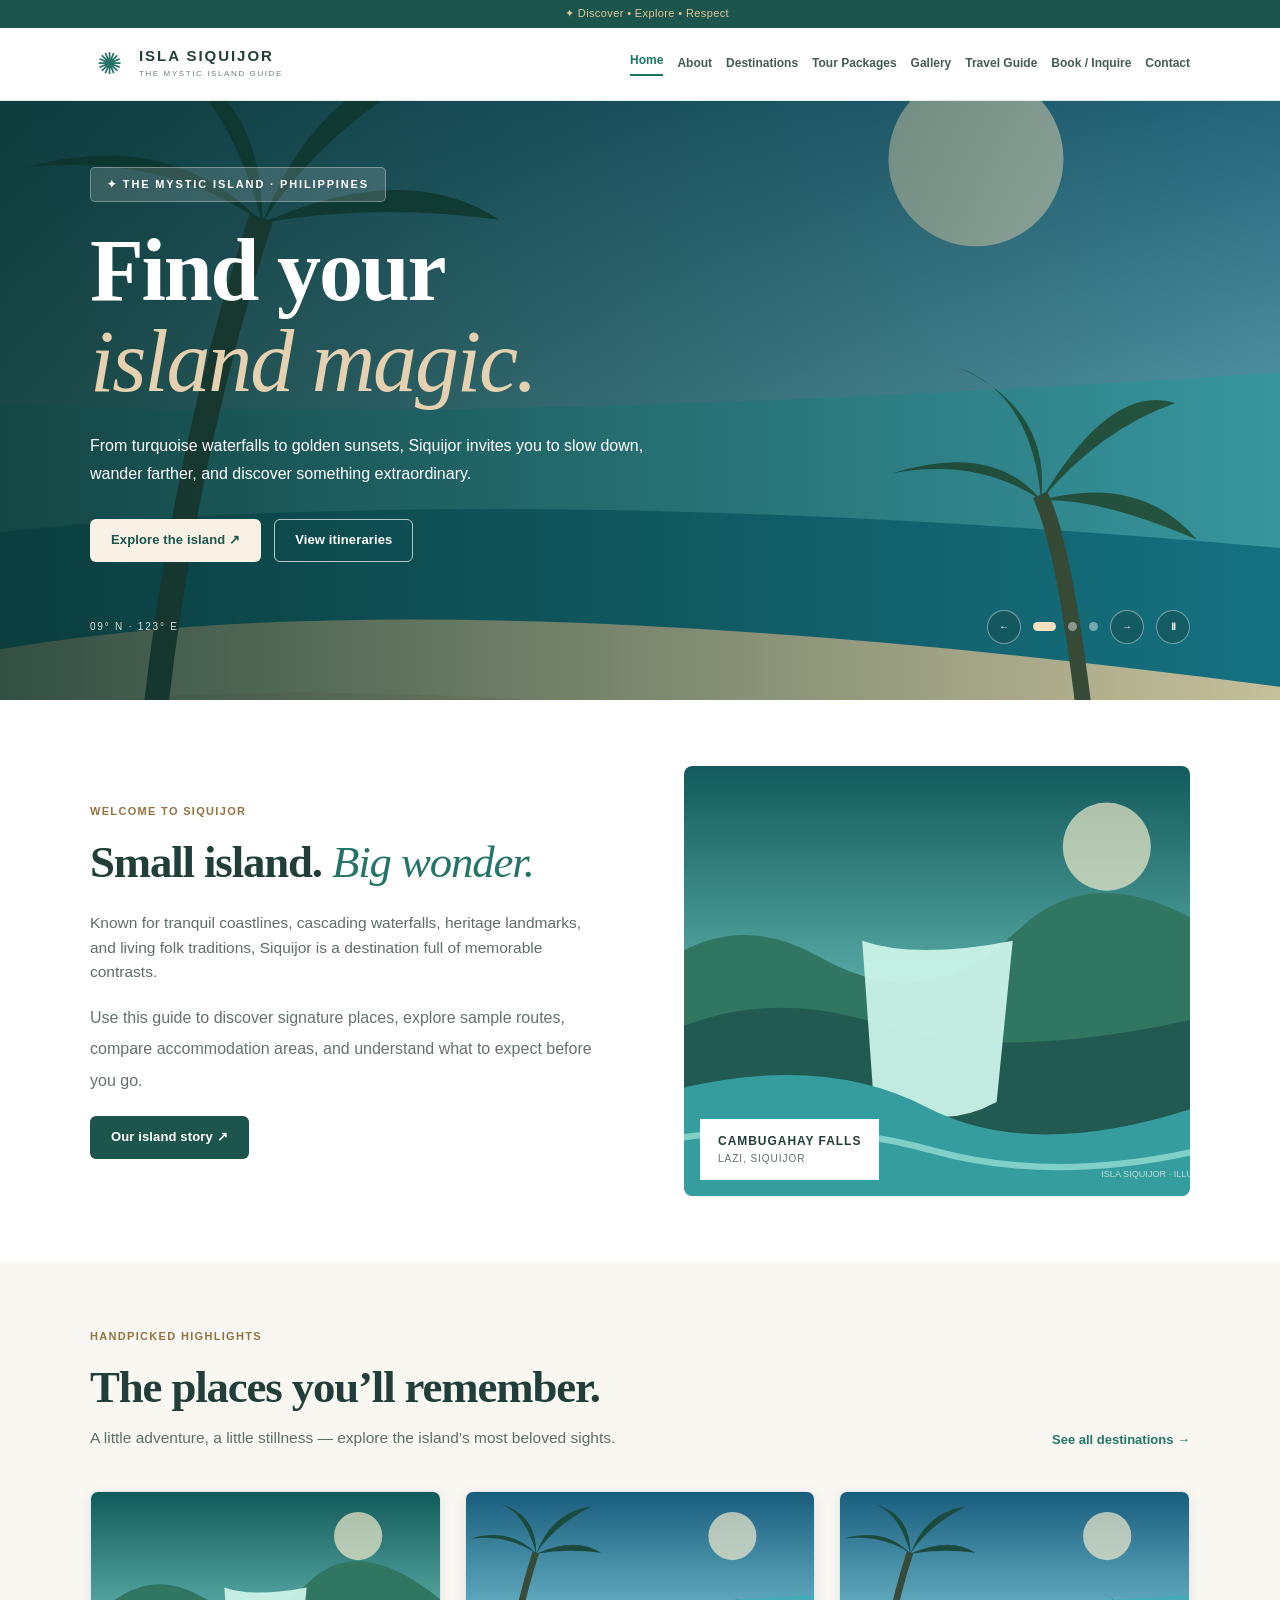
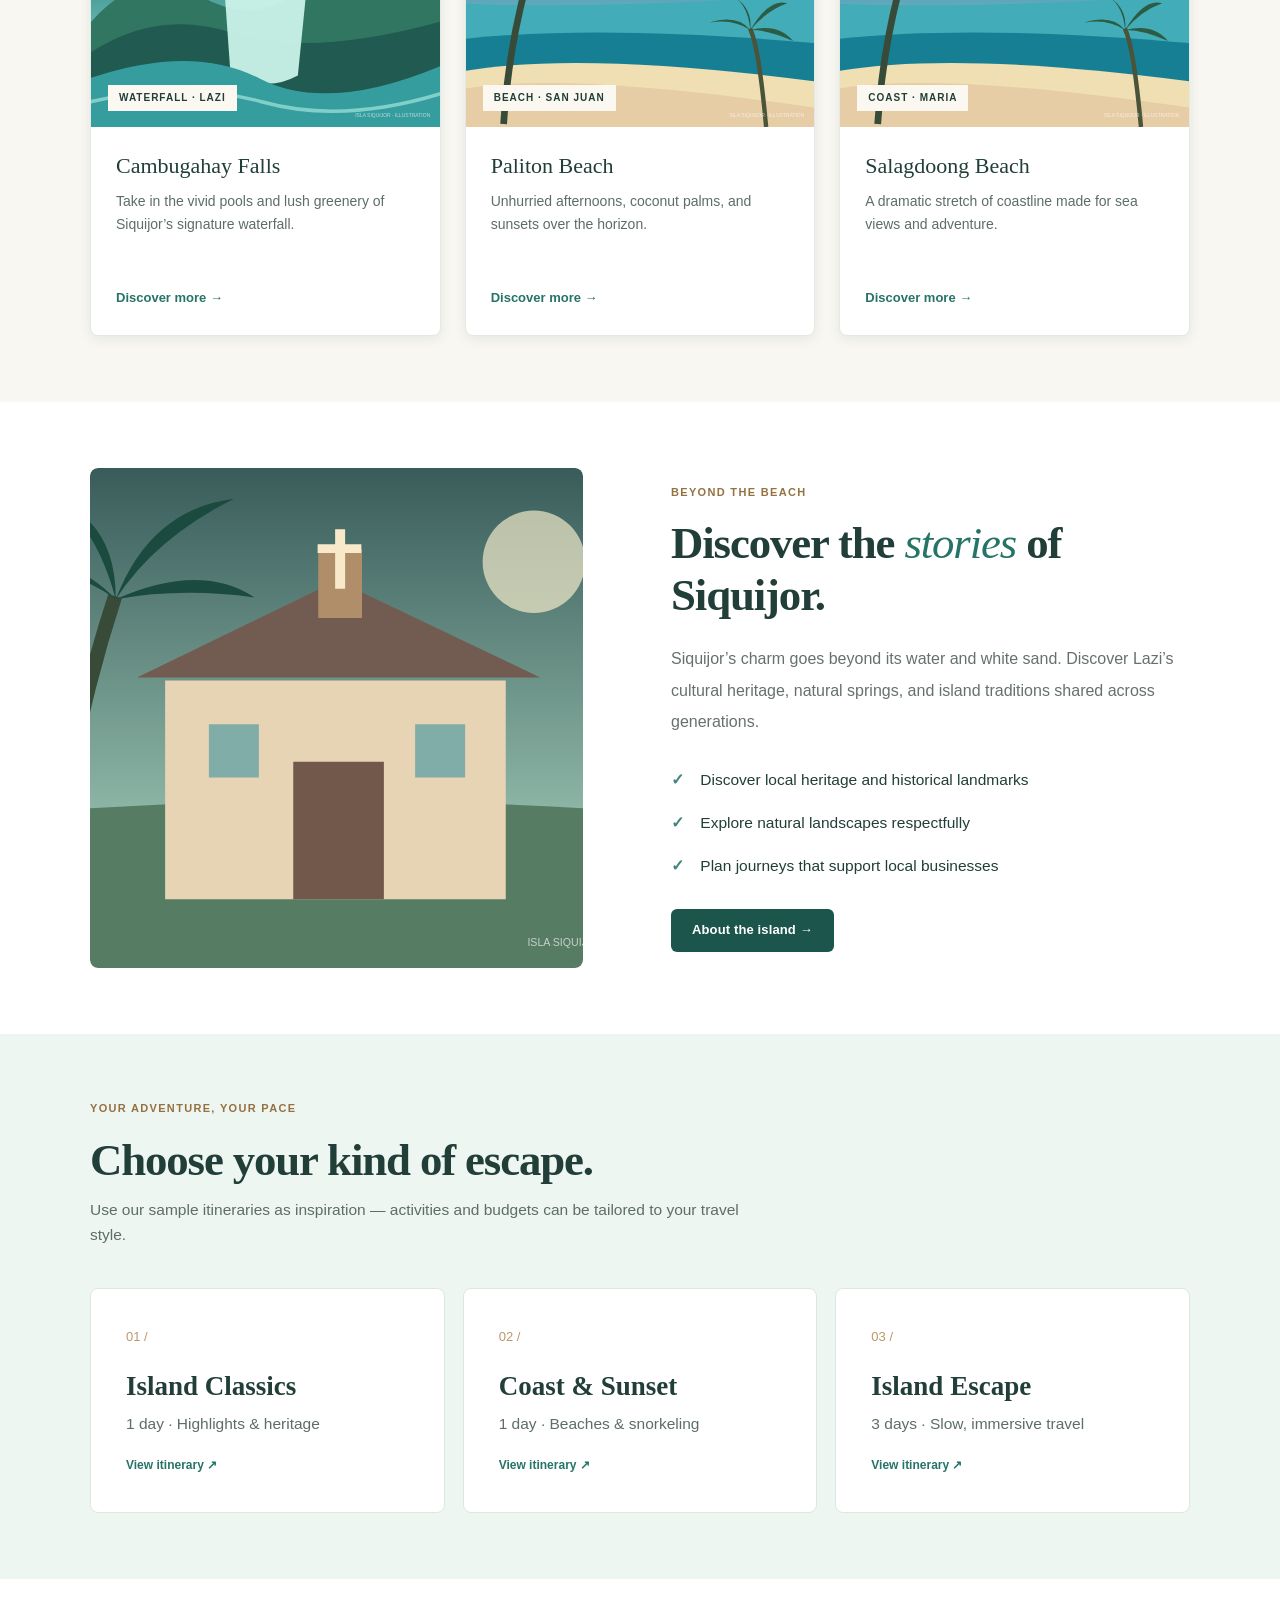
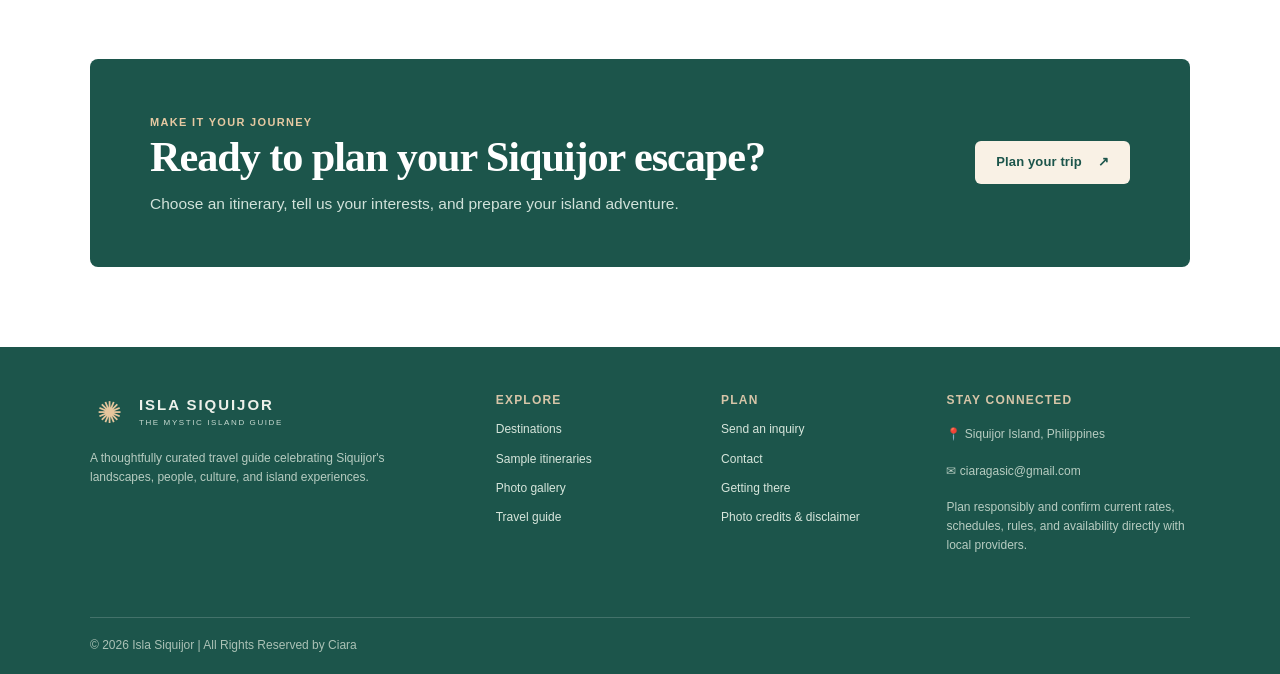
<file: index.html>
<!DOCTYPE html>
<html lang="en">
 <head>
  <meta charset="utf-8"/>
  <meta content="width=device-width,initial-scale=1" name="viewport"/>
  <meta content="#103d39" name="theme-color"/>
  <meta content="Discover Siquijor Island: destinations, waterfalls, beaches, sample tours, accommodations, and travel tips." name="description"/>
  <title>
   Home | Isla Siquijor
  </title>
  <link href="https://commons.wikimedia.org" rel="preconnect"/>
  <link href="assets/style.css" rel="stylesheet"/>
  <script defer="" src="assets/script.js">
  </script>
  <link href="assets/simple-style.css" rel="stylesheet"/>
 </head>
 <body>
  <a class="skip-link" href="#main">
   Skip to content
  </a>
  <div class="topbar">
      <span>
    ✦ Discover &bull; Explore &bull; Respect
   </span>
  </div>
  <!-- NAVIGATION BAR -->
  <header class="site-header">
   <div class="container nav-wrap">
    <a aria-label="Isla Siquijor &mdash; Home" class="brand" href="index.html">
     <span class="brand-mark">
      ✺
     </span>
     <span>
      <strong>
       ISLA SIQUIJOR
      </strong>
      <small>
       THE MYSTIC ISLAND GUIDE
      </small>
     </span>
    </a>
    <button aria-controls="site-nav" aria-expanded="false" aria-label="Open navigation" class="menu-toggle">
     <span>
     </span>
     <span>
     </span>
     <span>
     </span>
    </button>
    <nav aria-label="Main navigation" class="site-nav" id="site-nav">
     <a aria-current="page" class="active" href="index.html">
      Home
     </a>
     <a class="" href="about.html">
      About
     </a>
     <a class="" href="destinations.html">
      Destinations
     </a>
     <a class="" href="packages.html">
      Tour Packages
     </a>
     <a class="" href="gallery.html">
      Gallery
     </a>
     <a class="" href="travel-guide.html">
      Travel Guide
     </a>
     <a class="" href="booking.html">
      Book / Inquire
     </a>
     <a class="" href="contact.html">
      Contact
     </a>
    </nav>
   </div>
  </header>
  <!-- MAIN PAGE CONTENT -->
  <main id="main">
   <section class="home-hero">
    <div aria-hidden="true" class="hero-photo hero-slider" id="hero-slider">
     <img alt="Paliton Beach, Siquijor" class="hero-slide is-current" data-fallback="assets/fallbacks/beach.svg" loading="eager" onerror="this.onerror=null;this.src=this.dataset.fallback;this.classList.add('fallback-art')" src="https://commons.wikimedia.org/wiki/Special:Redirect/file/Paliton%20Beach%2C%20Siquijor%2C%20Philippines.JPG?width=1400"/>
     <img alt="Cambugahay Falls, Siquijor" class="hero-slide" data-fallback="assets/fallbacks/falls.svg" loading="lazy" onerror="this.onerror=null;this.src=this.dataset.fallback;this.classList.add('fallback-art')" src="https://commons.wikimedia.org/wiki/Special:Redirect/file/Siquijor%20-%20Cambugahay%20Falls.jpg?width=1400"/>
     <img alt="Salagdoong Beach, Siquijor" class="hero-slide" data-fallback="assets/fallbacks/coast.svg" loading="lazy" onerror="this.onerror=null;this.src=this.dataset.fallback;this.classList.add('fallback-art')" src="https://commons.wikimedia.org/wiki/Special:Redirect/file/Salagdoong%20Beach%2001.JPG?width=1400"/>
    </div>
    <div class="hero-shade">
    </div>
    <div class="container hero-content">
     <div class="hero-pill">
      ✦ THE MYSTIC ISLAND &middot; PHILIPPINES
     </div>
     <h1>
      Find your
      <br/>
      <em>
       island magic.
      </em>
     </h1>
     <p>
      From turquoise waterfalls to golden sunsets, Siquijor invites you to slow down, wander farther, and discover something extraordinary.
     </p>
     <div class="hero-actions">
      <a class="btn btn-cream" href="destinations.html">
       Explore the island &nearrow;
      </a>
      <a class="btn btn-outline-light" href="packages.html">
       View itineraries
      </a>
     </div>
     <div class="hero-bottom">
      <span>
       09&deg; N &middot; 123&deg; E
      </span>
      <div aria-label="Featured destinations" class="hero-slider-controls" role="group">
       <button aria-label="Previous destination" class="hero-prev" type="button">
        &larr;
       </button>
       <button aria-label="Show Paliton Beach" aria-pressed="true" class="hero-dot active" data-slide="0" type="button">
       </button>
       <button aria-label="Show Cambugahay Falls" aria-pressed="false" class="hero-dot" data-slide="1" type="button">
       </button>
       <button aria-label="Show Salagdoong Beach" aria-pressed="false" class="hero-dot" data-slide="2" type="button">
       </button>
       <button aria-label="Next destination" class="hero-next" type="button">
        &rarr;
       </button>
       <button aria-label="Pause slideshow" class="hero-pause" type="button">
        Ⅱ
       </button>
      </div>
     </div>
    </div>
   </section>
   <section class="section container split intro-split">
    <div>
     <div class="section-head">
      <div>
       <div class="eyebrow">
        WELCOME TO SIQUIJOR
       </div>
       <h2>
        Small island.
        <em>
         Big wonder.
        </em>
       </h2>
       <p>
        Known for tranquil coastlines, cascading waterfalls, heritage landmarks, and living folk traditions, Siquijor is a destination full of memorable contrasts.
       </p>
      </div>
     </div>
     <p class="body-copy">
      Use this guide to discover signature places, explore sample routes, compare accommodation areas, and understand what to expect before you go.
     </p>
     <a class="btn btn-primary" href="about.html">
      Our island story &nearrow;
     </a>
    </div>
    <div class="feature-photo">
     <img alt="Cambugahay Falls in Lazi, Siquijor" class="" data-fallback="assets/fallbacks/falls.svg" loading="lazy" onerror="this.onerror=null;this.src=this.dataset.fallback;this.classList.add('fallback-art')" src="https://commons.wikimedia.org/wiki/Special:Redirect/file/Siquijor%20-%20Cambugahay%20Falls.jpg?width=1100"/>
     <div class="photo-note">
      CAMBUGAHAY FALLS
      <span>
       LAZI, SIQUIJOR
      </span>
     </div>
    </div>
   </section>
   <section class="section sand">
    <div class="container">
     <div class="section-head">
      <div>
       <div class="eyebrow">
        HANDPICKED HIGHLIGHTS
       </div>
       <h2>
        The places you&rsquo;ll remember.
       </h2>
       <p>
        A little adventure, a little stillness &mdash; explore the island&rsquo;s most beloved sights.
       </p>
      </div>
      <a class="text-link" href="destinations.html">
       See all destinations &rarr;
      </a>
     </div>
     <div class="card-grid">
      <article class="card">
       <div class="card-media">
        <img alt="Cambugahay Falls, Lazi" class="" data-fallback="assets/fallbacks/falls.svg" loading="lazy" onerror="this.onerror=null;this.src=this.dataset.fallback;this.classList.add('fallback-art')" src="https://commons.wikimedia.org/wiki/Special:Redirect/file/Siquijor%20-%20Cambugahay%20Falls.jpg?width=1100"/>
        <span class="card-tag">
         WATERFALL &middot; LAZI
        </span>
       </div>
       <div class="card-content">
        <h3>
         Cambugahay Falls
        </h3>
        <p>
         Take in the vivid pools and lush greenery of Siquijor&rsquo;s signature waterfall.
        </p>
        <a class="text-link" href="destinations.html">
         Discover more &rarr;
        </a>
       </div>
      </article>
      <article class="card">
       <div class="card-media">
        <img alt="Paliton Beach, San Juan" class="" data-fallback="assets/fallbacks/beach.svg" loading="lazy" onerror="this.onerror=null;this.src=this.dataset.fallback;this.classList.add('fallback-art')" src="https://commons.wikimedia.org/wiki/Special:Redirect/file/Paliton%20Beach%2C%20Siquijor%2C%20Philippines.JPG?width=1100"/>
        <span class="card-tag">
         BEACH &middot; SAN JUAN
        </span>
       </div>
       <div class="card-content">
        <h3>
         Paliton Beach
        </h3>
        <p>
         Unhurried afternoons, coconut palms, and sunsets over the horizon.
        </p>
        <a class="text-link" href="destinations.html">
         Discover more &rarr;
        </a>
       </div>
      </article>
      <article class="card">
       <div class="card-media">
        <img alt="Salagdoong Beach, Maria" class="" data-fallback="assets/fallbacks/beach.svg" loading="lazy" onerror="this.onerror=null;this.src=this.dataset.fallback;this.classList.add('fallback-art')" src="https://commons.wikimedia.org/wiki/Special:Redirect/file/Salagdoong%20Beach%2001.JPG?width=1100"/>
        <span class="card-tag">
         COAST &middot; MARIA
        </span>
       </div>
       <div class="card-content">
        <h3>
         Salagdoong Beach
        </h3>
        <p>
         A dramatic stretch of coastline made for sea views and adventure.
        </p>
        <a class="text-link" href="destinations.html">
         Discover more &rarr;
        </a>
       </div>
      </article>
     </div>
    </div>
   </section>
   <section class="section container split reverse">
    <div class="feature-photo tall">
     <img alt="Historic Lazi Church in Siquijor" class="" data-fallback="assets/fallbacks/heritage.svg" loading="lazy" onerror="this.onerror=null;this.src=this.dataset.fallback;this.classList.add('fallback-art')" src="https://commons.wikimedia.org/wiki/Special:Redirect/file/Siquijor%27s%20Lazi%20Church.jpg?width=1100"/>
    </div>
    <div>
     <div class="eyebrow">
      BEYOND THE BEACH
     </div>
     <h2>
      Discover the
      <em>
       stories
      </em>
      of Siquijor.
     </h2>
     <p class="body-copy">
      Siquijor&rsquo;s charm goes beyond its water and white sand. Discover Lazi&rsquo;s cultural heritage, natural springs, and island traditions shared across generations.
     </p>
     <ul class="check-list">
      <li>
       Discover local heritage and historical landmarks
      </li>
      <li>
       Explore natural landscapes respectfully
      </li>
      <li>
       Plan journeys that support local businesses
      </li>
     </ul>
     <a class="btn btn-primary" href="about.html">
      About the island &rarr;
     </a>
    </div>
   </section>
   <section class="section sea">
    <div class="container">
     <div class="section-head">
      <div>
       <div class="eyebrow">
        YOUR ADVENTURE, YOUR PACE
       </div>
       <h2>
        Choose your kind of escape.
       </h2>
       <p>
        Use our sample itineraries as inspiration &mdash; activities and budgets can be tailored to your travel style.
       </p>
      </div>
     </div>
     <div class="mini-grid">
      <a class="mini-tour" href="packages.html#classic">
       <span>
        01 /
       </span>
       <h3>
        Island Classics
       </h3>
       <p>
        1 day &middot; Highlights &amp; heritage
       </p>
       <strong>
        View itinerary &nearrow;
       </strong>
      </a>
      <a class="mini-tour" href="packages.html#coast">
       <span>
        02 /
       </span>
       <h3>
        Coast &amp; Sunset
       </h3>
       <p>
        1 day &middot; Beaches &amp; snorkeling
       </p>
       <strong>
        View itinerary &nearrow;
       </strong>
      </a>
      <a class="mini-tour" href="packages.html#escape">
       <span>
        03 /
       </span>
       <h3>
        Island Escape
       </h3>
       <p>
        3 days &middot; Slow, immersive travel
       </p>
       <strong>
        View itinerary &nearrow;
       </strong>
      </a>
     </div>
    </div>
   </section>
   <section class="container">
    <div class="cta-band">
     <div>
      <span class="eyebrow light">
       MAKE IT YOUR JOURNEY
      </span>
      <h2>
       Ready to plan your Siquijor escape?
      </h2>
      <p>
       Choose an itinerary, tell us your interests, and prepare your island adventure.
      </p>
     </div>
     <a class="btn btn-cream" href="booking.html">
      Plan your trip
      <span aria-hidden="true">
       &nearrow;
      </span>
     </a>
    </div>
   </section>
  </main>
  <!-- FOOTER / COPYRIGHT -->
  <footer class="footer">
   <div class="container footer-grid">
    <div>
     <a class="brand brand-footer" href="index.html">
      <span class="brand-mark">
       ✺
      </span>
      <span>
       <strong>
        ISLA SIQUIJOR
       </strong>
       <small>
        THE MYSTIC ISLAND GUIDE
       </small>
      </span>
     </a>
     <p>
      A thoughtfully curated travel guide celebrating Siquijor's landscapes, people, culture, and island experiences.
     </p>
    </div>
    <div>
     <h3>
      Explore
     </h3>
     <a href="destinations.html">
      Destinations
     </a>
     <a href="packages.html">
      Sample itineraries
     </a>
     <a href="gallery.html">
      Photo gallery
     </a>
     <a href="travel-guide.html">
      Travel guide
     </a>
    </div>
    <div>
     <h3>
      Plan
     </h3>
     <a href="booking.html">
      Send an inquiry
     </a>
     <a href="contact.html">
      Contact
     </a>
     <a href="travel-guide.html#transport">
      Getting there
     </a>
     <a href="credits.html">
      Photo credits &amp; disclaimer
     </a>
    </div>
    <div>
     <h3>
      Stay connected
     </h3>
     <p>
      📍 Siquijor Island, Philippines
     </p>
    <p>
     ✉
         <a 
          href="https://mail.google.com/mail/?view=cm&fs=1&to=ciaragasic@gmail.com"
         target="_blank"
         rel="noopener noreferrer"
         >
             ciaragasic@gmail.com
          </a>
    </p>
     <p class="micro">
      Plan responsibly and confirm current rates, schedules, rules, and availability directly with local providers.
     </p>
    </div>
   </div>
   <div class="container footer-bottom">
    <span>
     &copy; 2026 Isla Siquijor | All Rights Reserved by Ciara
    </span>
   </div>
  </footer>
  <button aria-label="Back to top" class="to-top">
   &uarr;
  </button>
 </body>
</html>
</file>
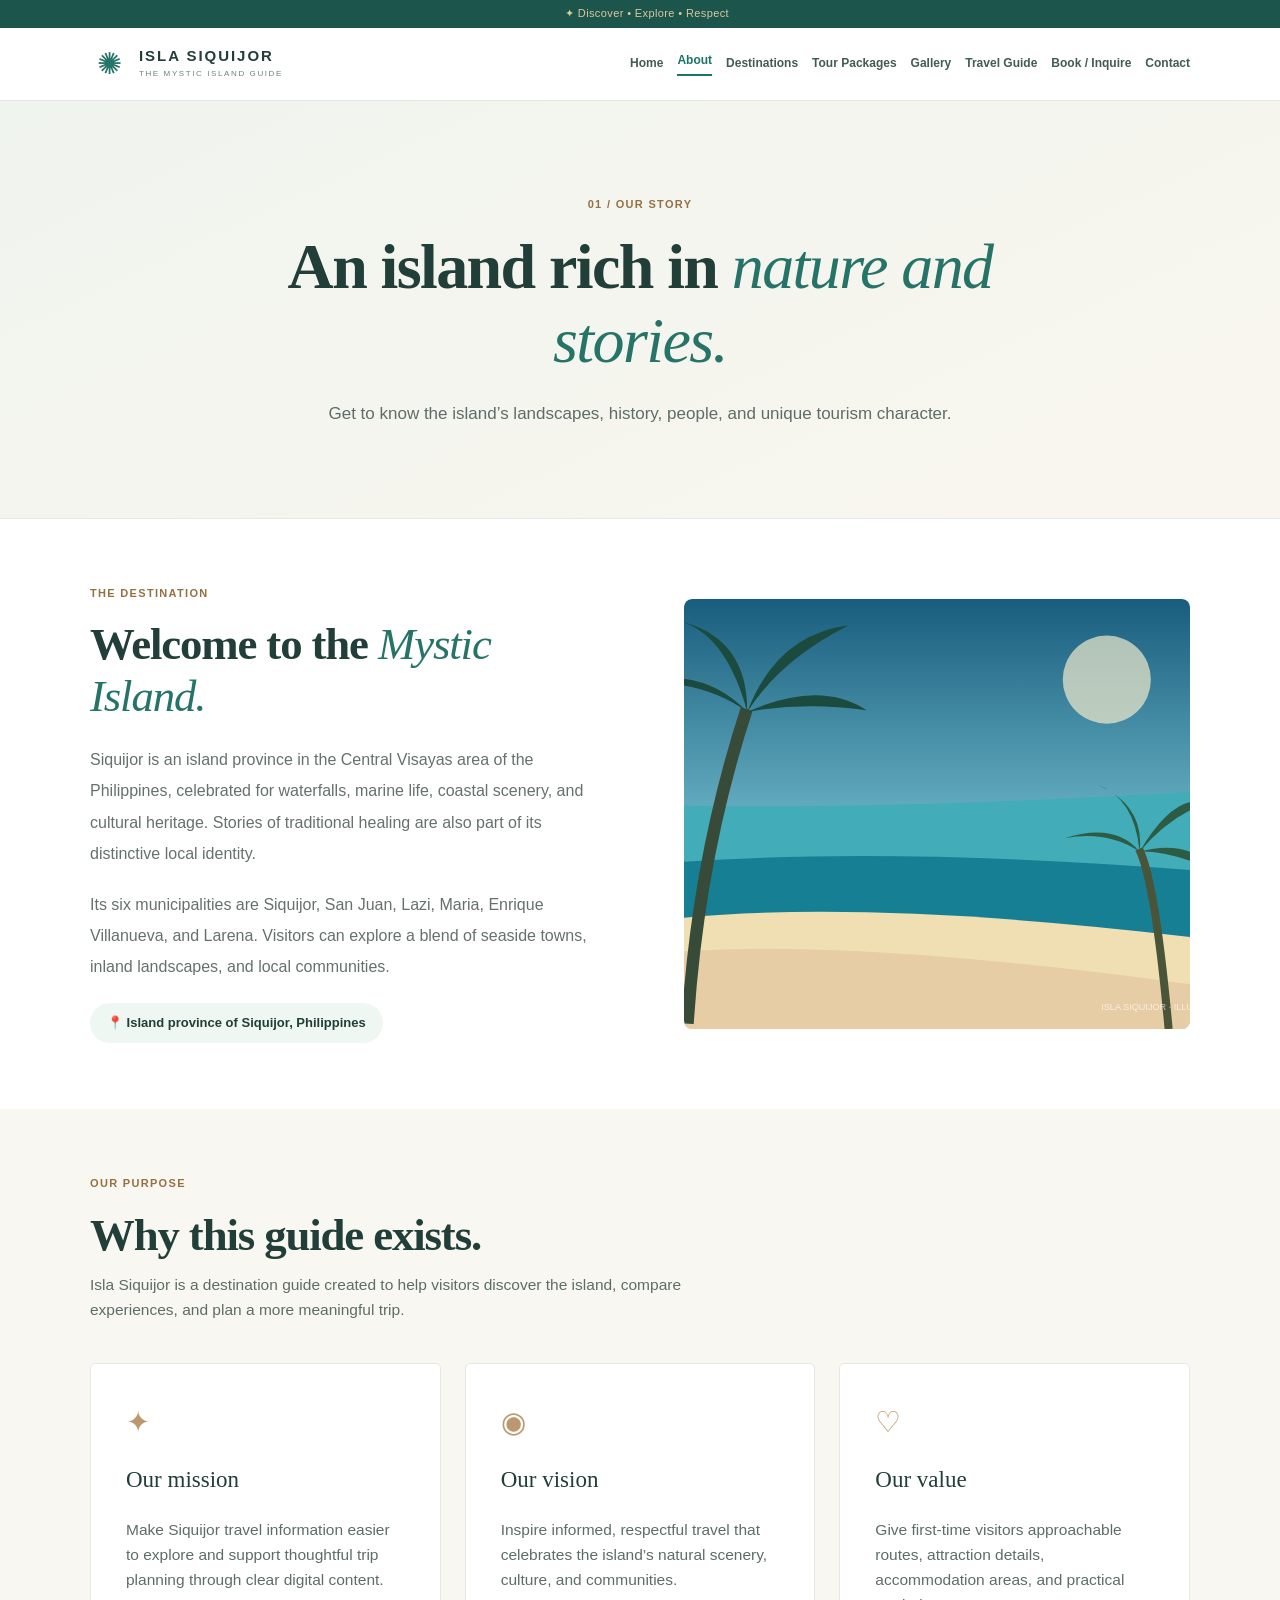
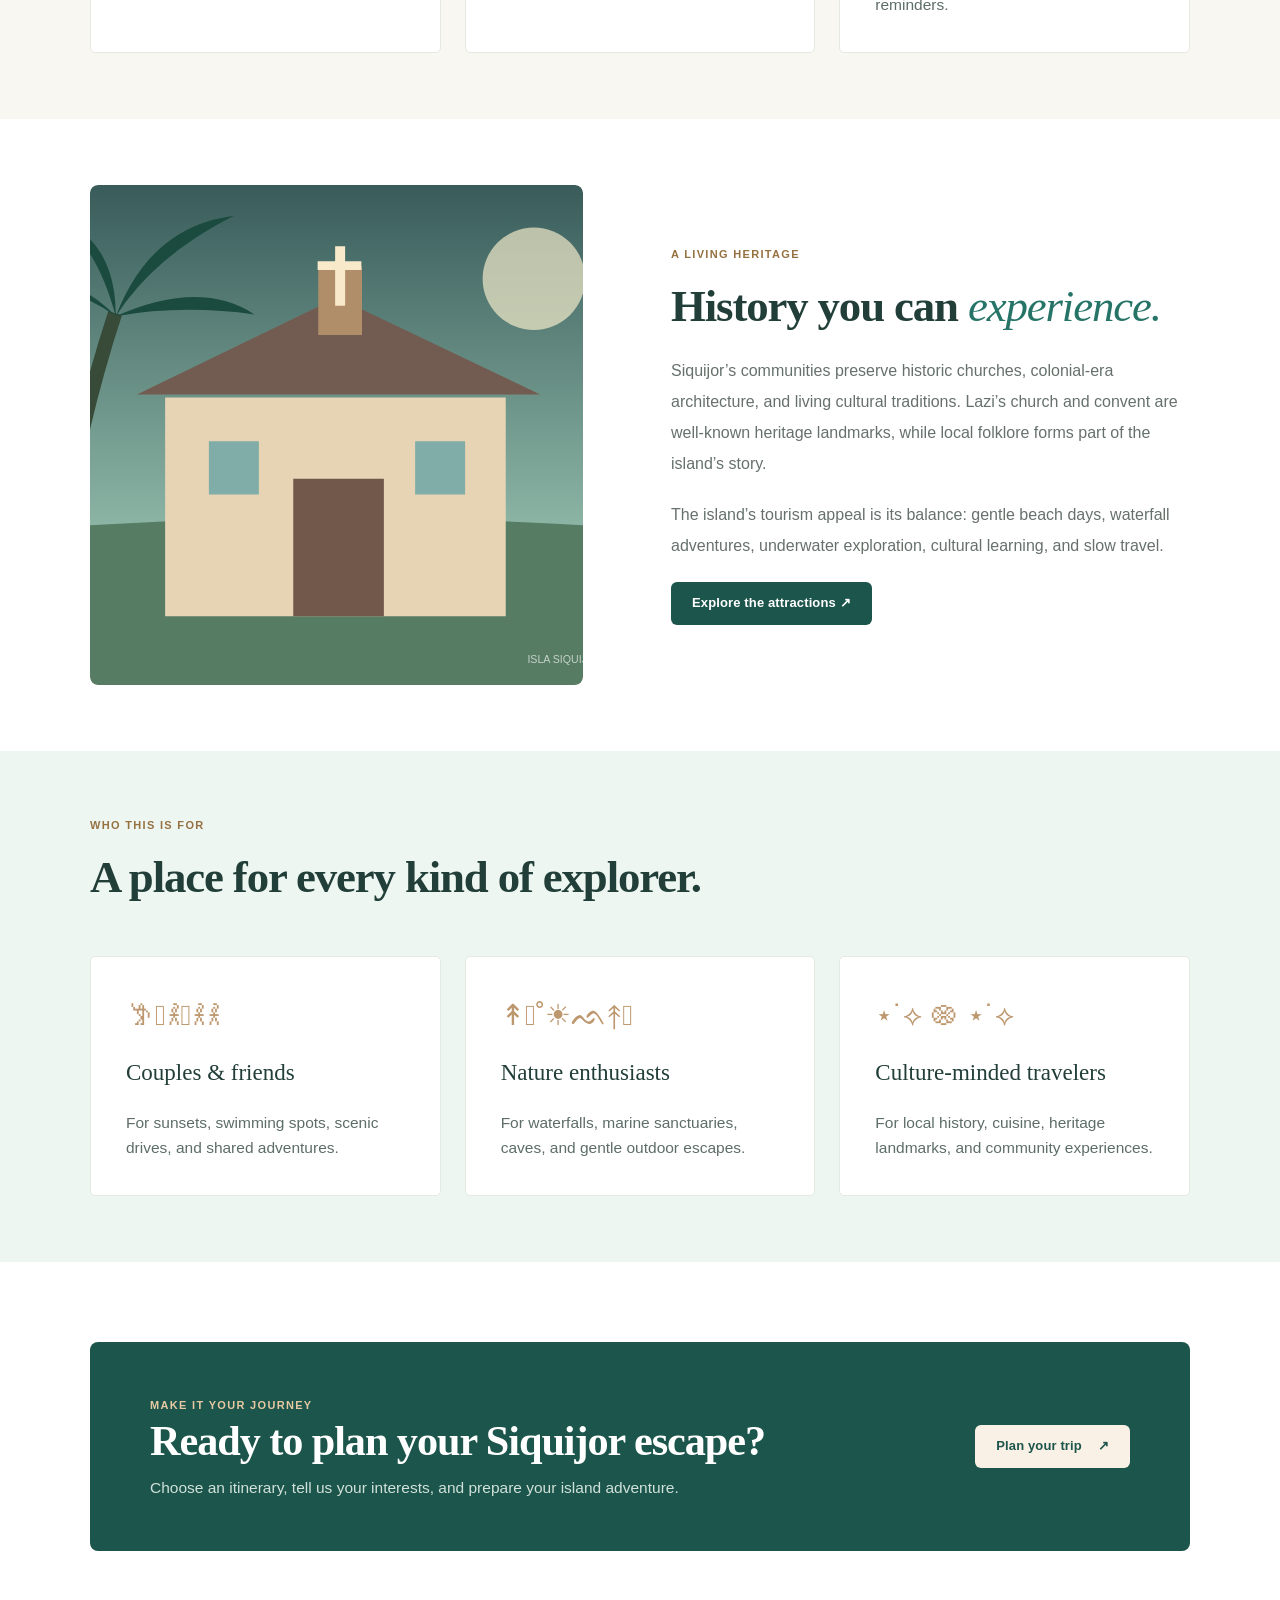
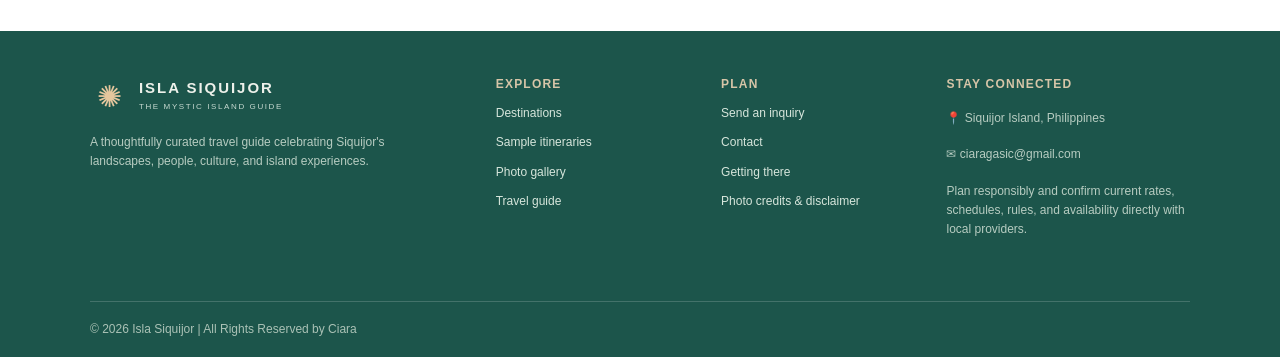
<file: about.html>
<!DOCTYPE html>
<html lang="en">
 <head>
  <meta charset="utf-8"/>
  <meta content="width=device-width,initial-scale=1" name="viewport"/>
  <meta content="#103d39" name="theme-color"/>
  <meta content="Learn about Siquijor Island, its six municipalities, tourism character, heritage, and responsible travel." name="description"/>
  <title>
   About | Isla Siquijor
  </title>
  <link href="https://commons.wikimedia.org" rel="preconnect"/>
  <link href="assets/style.css" rel="stylesheet"/>
  <script defer="" src="assets/script.js">
  </script>
  <link href="assets/simple-style.css" rel="stylesheet"/>
 </head>
 <body>
  <a class="skip-link" href="#main">
   Skip to content
  </a>
  <div class="topbar">
   <span>
    ✦ Discover &bull; Explore &bull; Respect
   </span>
  </div>
  <!-- NAVIGATION BAR -->
  <header class="site-header">
   <div class="container nav-wrap">
    <a aria-label="Isla Siquijor &mdash; Home" class="brand" href="index.html">
     <span class="brand-mark">
      ✺
     </span>
     <span>
      <strong>
       ISLA SIQUIJOR
      </strong>
      <small>
       THE MYSTIC ISLAND GUIDE
      </small>
     </span>
    </a>
    <button aria-controls="site-nav" aria-expanded="false" aria-label="Open navigation" class="menu-toggle">
     <span>
     </span>
     <span>
     </span>
     <span>
     </span>
    </button>
    <nav aria-label="Main navigation" class="site-nav" id="site-nav">
     <a class="" href="index.html">
      Home
     </a>
     <a aria-current="page" class="active" href="about.html">
      About
     </a>
     <a class="" href="destinations.html">
      Destinations
     </a>
     <a class="" href="packages.html">
      Tour Packages
     </a>
     <a class="" href="gallery.html">
      Gallery
     </a>
     <a class="" href="travel-guide.html">
      Travel Guide
     </a>
     <a class="" href="booking.html">
      Book / Inquire
     </a>
     <a class="" href="contact.html">
      Contact
     </a>
    </nav>
   </div>
  </header>
  <!-- MAIN PAGE CONTENT -->
  <main id="main">
   <section class="page-hero">
    <div class="container narrow">
     <div class="eyebrow">
      01 / OUR STORY
     </div>
     <h1>
      An island rich in
      <em>
       nature and stories.
      </em>
     </h1>
     <p>
      Get to know the island&rsquo;s landscapes, history, people, and unique tourism character.
     </p>
    </div>
   </section>
   <section class="section container split">
    <div>
     <div class="eyebrow">
      THE DESTINATION
     </div>
     <h2>
      Welcome to the
      <em>
       Mystic Island.
      </em>
     </h2>
     <p class="body-copy">
      Siquijor is an island province in the Central Visayas area of the Philippines, celebrated for waterfalls, marine life, coastal scenery, and cultural heritage. Stories of traditional healing are also part of its distinctive local identity.
     </p>
     <p class="body-copy">
      Its six municipalities are Siquijor, San Juan, Lazi, Maria, Enrique Villanueva, and Larena. Visitors can explore a blend of seaside towns, inland landscapes, and local communities.
     </p>
     <div class="info-pill">
      📍 Island province of Siquijor, Philippines
     </div>
    </div>
    <div class="feature-photo">
     <img alt="Paliton Beach, San Juan" class="" data-fallback="assets/fallbacks/beach.svg" loading="lazy" onerror="this.onerror=null;this.src=this.dataset.fallback;this.classList.add('fallback-art')" src="https://commons.wikimedia.org/wiki/Special:Redirect/file/Paliton%20Beach%2C%20Siquijor%2C%20Philippines.JPG?width=1100"/>
    </div>
   </section>
   <section class="section sand">
    <div class="container">
     <div class="section-head">
      <div>
       <div class="eyebrow">
        OUR PURPOSE
       </div>
       <h2>
        Why this guide exists.
       </h2>
       <p>
        Isla Siquijor is a destination guide created to help visitors discover the island, compare experiences, and plan a more meaningful trip.
       </p>
      </div>
     </div>
     <div class="three-columns">
      <article class="feature-box">
       <span>
        ✦
       </span>
       <h3>
        Our mission
       </h3>
       <p>
        Make Siquijor travel information easier to explore and support thoughtful trip planning through clear digital content.
       </p>
      </article>
      <article class="feature-box">
       <span>
        ◉
       </span>
       <h3>
        Our vision
       </h3>
       <p>
        Inspire informed, respectful travel that celebrates the island&rsquo;s natural scenery, culture, and communities.
       </p>
      </article>
      <article class="feature-box">
       <span>
        ♡
       </span>
       <h3>
        Our value
       </h3>
       <p>
        Give first-time visitors approachable routes, attraction details, accommodation areas, and practical reminders.
       </p>
      </article>
     </div>
    </div>
   </section>
   <section class="section container split reverse">
    <div class="feature-photo tall">
     <img alt="Lazi Convent" class="" data-fallback="assets/fallbacks/heritage.svg" loading="lazy" onerror="this.onerror=null;this.src=this.dataset.fallback;this.classList.add('fallback-art')" src="https://commons.wikimedia.org/wiki/Special:Redirect/file/Lazi%20Convent%20Facade.jpg?width=1100"/>
    </div>
    <div>
     <div class="eyebrow">
      A LIVING HERITAGE
     </div>
     <h2>
      History you can
      <em>
       experience.
      </em>
     </h2>
     <p class="body-copy">
      Siquijor&rsquo;s communities preserve historic churches, colonial-era architecture, and living cultural traditions. Lazi&rsquo;s church and convent are well-known heritage landmarks, while local folklore forms part of the island&rsquo;s story.
     </p>
     <p class="body-copy">
      The island&rsquo;s tourism appeal is its balance: gentle beach days, waterfall adventures, underwater exploration, cultural learning, and slow travel.
     </p>
     <a class="btn btn-primary" href="destinations.html">
      Explore the attractions &nearrow;
     </a>
    </div>
   </section>
   <section class="section sea">
    <div class="container">
     <div class="section-head">
      <div>
       <div class="eyebrow">
        WHO THIS IS FOR
       </div>
       <h2>
        A place for every kind of explorer.
       </h2>
      </div>
     </div>
     <div class="three-columns">
      <div class="feature-box">
       <span>
        𐦂𖨆𐀪𖠋𐀪𐀪
       </span>
       <h3>
        Couples &amp; friends
       </h3>
       <p>
        For sunsets, swimming spots, scenic drives, and shared adventures.
       </p>
      </div>
      <div class="feature-box">
       <span>
        ↟𖠰˚☀︎ᨒ↟𖠰
       </span>
       <h3>
        Nature enthusiasts
       </h3>
       <p>
        For waterfalls, marine sanctuaries, caves, and gentle outdoor escapes.
       </p>
      </div>
      <div class="feature-box">
       <span>
        ⋆˙⟡ 𑁍 ⋆˙⟡
       </span>
       <h3>
        Culture-minded travelers
       </h3>
       <p>
        For local history, cuisine, heritage landmarks, and community experiences.
       </p>
      </div>
     </div>
    </div>
   </section>
   <section class="container">
    <div class="cta-band">
     <div>
      <span class="eyebrow light">
       MAKE IT YOUR JOURNEY
      </span>
      <h2>
       Ready to plan your Siquijor escape?
      </h2>
      <p>
       Choose an itinerary, tell us your interests, and prepare your island adventure.
      </p>
     </div>
     <a class="btn btn-cream" href="booking.html">
      Plan your trip
      <span aria-hidden="true">
       &nearrow;
      </span>
     </a>
    </div>
   </section>
  </main>
  <!-- FOOTER / COPYRIGHT -->
  <footer class="footer">
   <div class="container footer-grid">
    <div>
     <a class="brand brand-footer" href="index.html">
      <span class="brand-mark">
       ✺
      </span>
      <span>
       <strong>
        ISLA SIQUIJOR
       </strong>
       <small>
        THE MYSTIC ISLAND GUIDE
       </small>
      </span>
     </a>
     <p>
      A thoughtfully curated travel guide celebrating Siquijor's landscapes, people, culture, and island experiences.
     </p>
    </div>
    <div>
     <h3>
      Explore
     </h3>
     <a href="destinations.html">
      Destinations
     </a>
     <a href="packages.html">
      Sample itineraries
     </a>
     <a href="gallery.html">
      Photo gallery
     </a>
     <a href="travel-guide.html">
      Travel guide
     </a>
    </div>
    <div>
     <h3>
      Plan
     </h3>
     <a href="booking.html">
      Send an inquiry
     </a>
     <a href="contact.html">
      Contact
     </a>
     <a href="travel-guide.html#transport">
      Getting there
     </a>
     <a href="credits.html">
      Photo credits &amp; disclaimer
     </a>
    </div>
    <div>
     <h3>
      Stay connected
     </h3>
     <p>
      📍 Siquijor Island, Philippines
     </p>
    <p>
     ✉
         <a 
          href="https://mail.google.com/mail/?view=cm&fs=1&to=ciaragasic@gmail.com"
         target="_blank"
         rel="noopener noreferrer"
         >
             ciaragasic@gmail.com
          </a>
    </p>
     <p class="micro">
      Plan responsibly and confirm current rates, schedules, rules, and availability directly with local providers.
     </p>
    </div>
   </div>
   <div class="container footer-bottom">
    <span>
     &copy; 2026 Isla Siquijor | All Rights Reserved by Ciara
    </span>
   </div>
  </footer>
  <button aria-label="Back to top" class="to-top">
   &uarr;
  </button>
 </body>
</html>
</file>
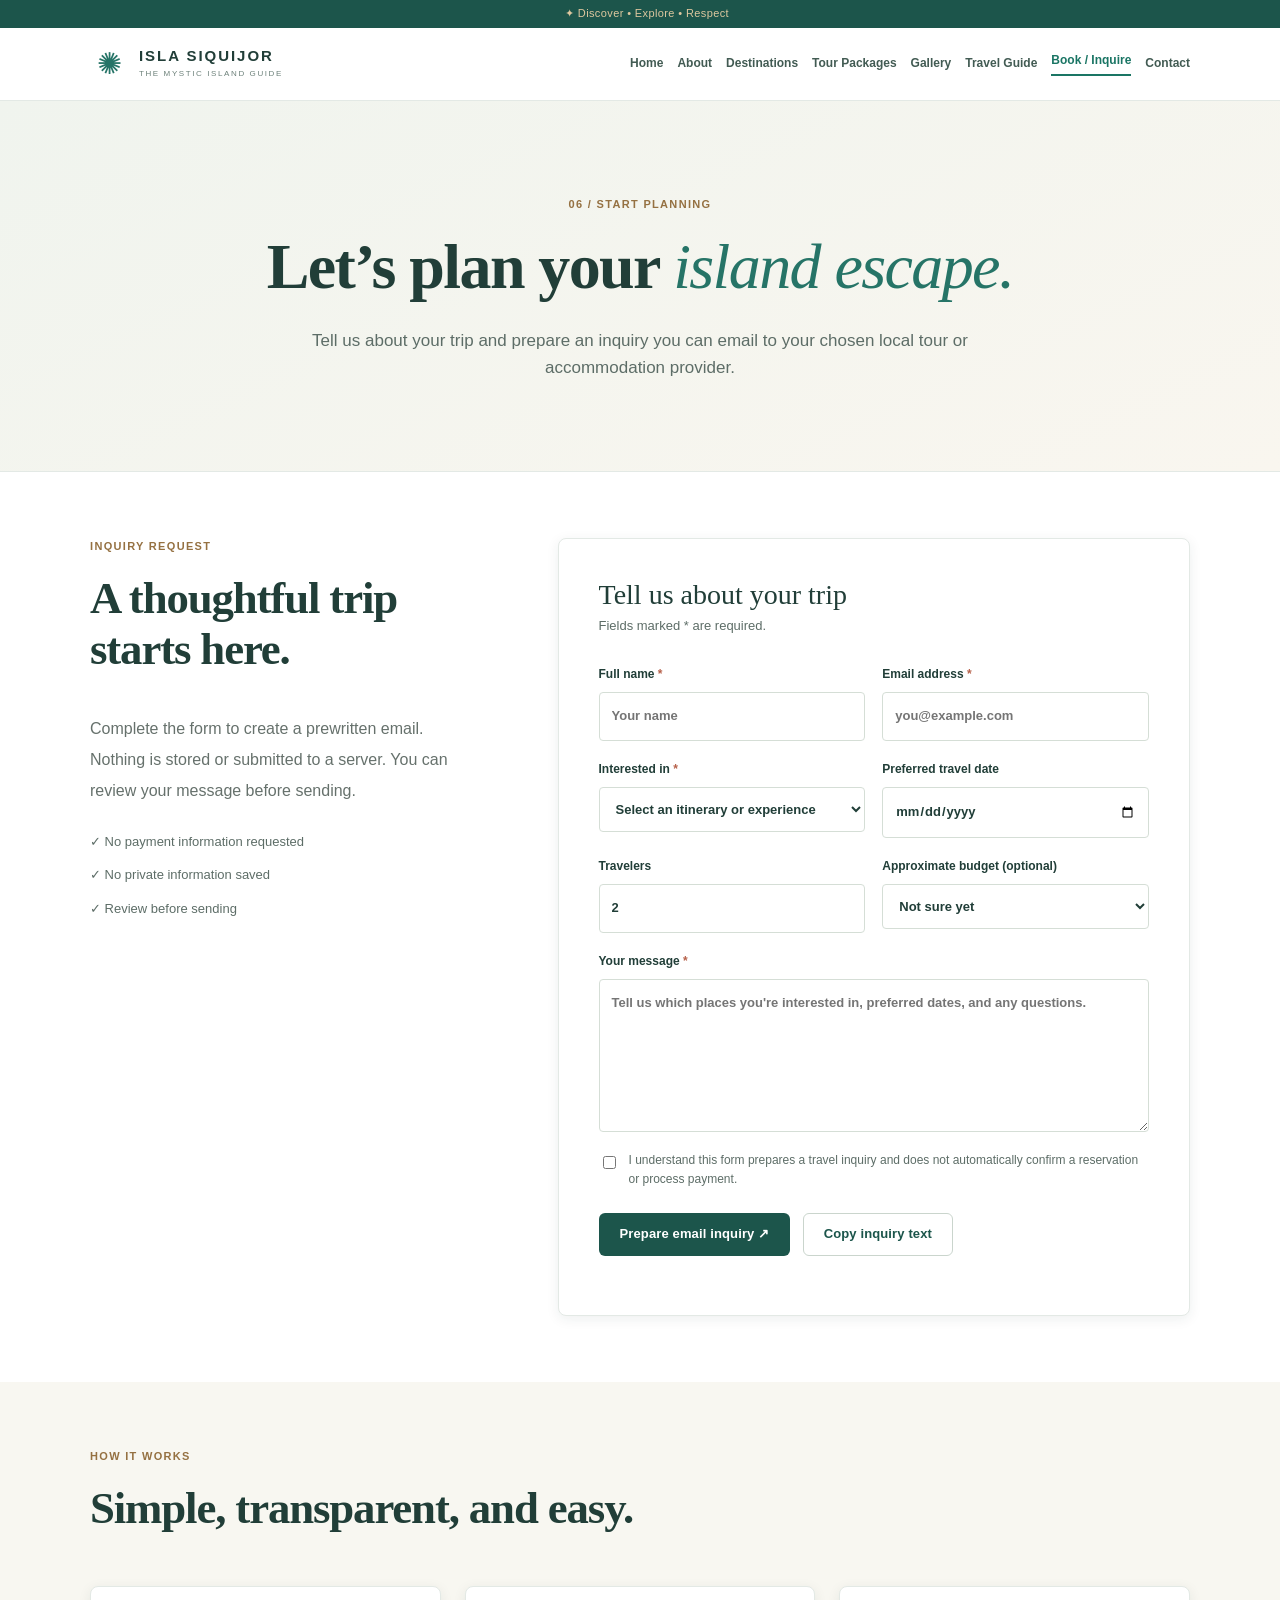
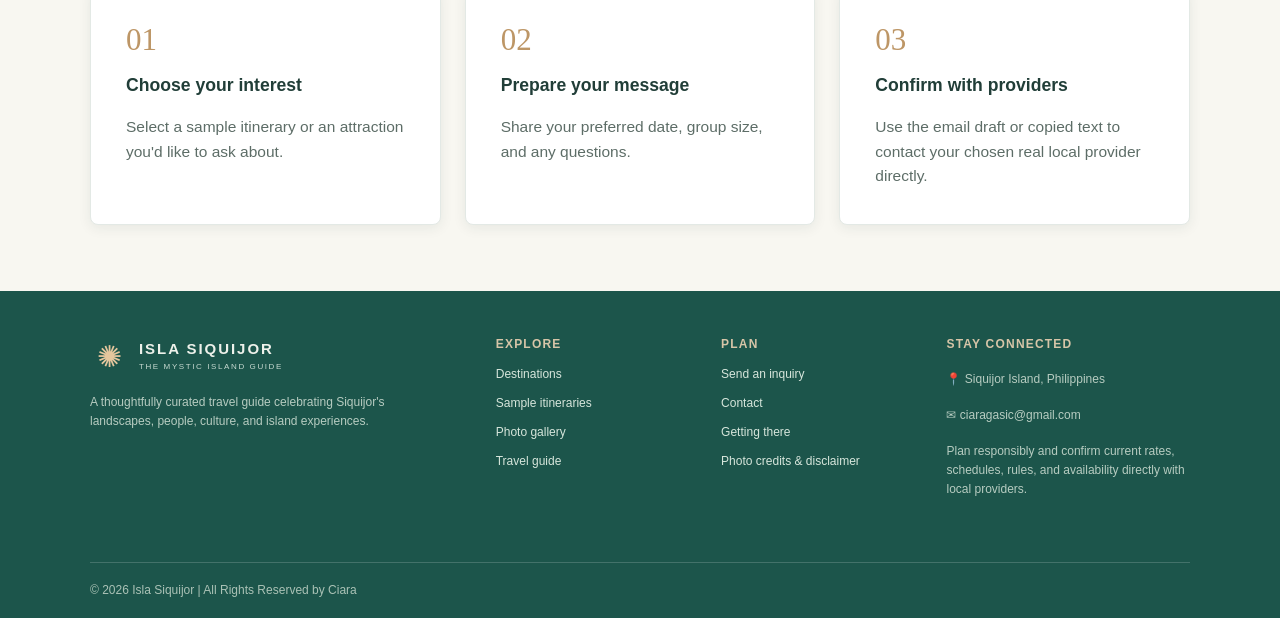
<file: booking.html>
<!DOCTYPE html>
<html lang="en">
 <head>
  <meta charset="utf-8"/>
  <meta content="width=device-width,initial-scale=1" name="viewport"/>
  <meta content="#103d39" name="theme-color"/>
  <meta content="Prepare a Siquijor tour inquiry with a privacy-conscious form and sample itinerary selection." name="description"/>
  <title>
   Book / Inquire | Isla Siquijor
  </title>
  <link href="https://commons.wikimedia.org" rel="preconnect"/>
  <link href="assets/style.css" rel="stylesheet"/>
  <script defer="" src="assets/script.js">
  </script>
  <link href="assets/simple-style.css" rel="stylesheet"/>
 </head>
 <body>
  <a class="skip-link" href="#main">
   Skip to content
  </a>
  <div class="topbar">
   <span>
    ✦ Discover &bull; Explore &bull; Respect
   </span>
  </div>
  <!-- NAVIGATION BAR -->
  <header class="site-header">
   <div class="container nav-wrap">
    <a aria-label="Isla Siquijor &mdash; Home" class="brand" href="index.html">
     <span class="brand-mark">
      ✺
     </span>
     <span>
      <strong>
       ISLA SIQUIJOR
      </strong>
      <small>
       THE MYSTIC ISLAND GUIDE
      </small>
     </span>
    </a>
    <button aria-controls="site-nav" aria-expanded="false" aria-label="Open navigation" class="menu-toggle">
     <span>
     </span>
     <span>
     </span>
     <span>
     </span>
    </button>
    <nav aria-label="Main navigation" class="site-nav" id="site-nav">
     <a class="" href="index.html">
      Home
     </a>
     <a class="" href="about.html">
      About
     </a>
     <a class="" href="destinations.html">
      Destinations
     </a>
     <a class="" href="packages.html">
      Tour Packages
     </a>
     <a class="" href="gallery.html">
      Gallery
     </a>
     <a class="" href="travel-guide.html">
      Travel Guide
     </a>
     <a aria-current="page" class="active" href="booking.html">
      Book / Inquire
     </a>
     <a class="" href="contact.html">
      Contact
     </a>
    </nav>
   </div>
  </header>
  <!-- MAIN PAGE CONTENT -->
  <main id="main">
   <section class="page-hero">
    <div class="container narrow">
     <div class="eyebrow">
      06 / START PLANNING
     </div>
     <h1>
      Let&rsquo;s plan your
      <em>
       island escape.
      </em>
     </h1>
     <p>
      Tell us about your trip and prepare an inquiry you can email to your chosen local tour or accommodation provider.
     </p>
    </div>
   </section>
   <section class="section container booking-layout">
    <div>
     <div class="eyebrow">
      INQUIRY REQUEST
     </div>
     <h2>
      A thoughtful trip starts here.
     </h2>
     <p class="body-copy">
      Complete the form to create a prewritten email. Nothing is stored or submitted to a server. You can review your message before sending.
     </p>
     <div class="help-lines">
      <p>
       &checkmark; No payment information requested
      </p>
      <p>
       &checkmark; No private information saved
      </p>
      <p>
       &checkmark; Review before sending
      </p>
     </div>
    </div>
    <div class="form-card">
     <h3>
      Tell us about your trip
     </h3>
     <p>
      Fields marked * are required.
     </p>
     <form class="inquiry-form" id="inquiry-form">
      <div class="form-row">
       <label>
        Full name
        <span>
         *
        </span>
        <input autocomplete="name" id="guest-name" maxlength="90" minlength="2" name="name" placeholder="Your name" required="" type="text"/>
       </label>
       <label>
        Email address
        <span>
         *
        </span>
        <input autocomplete="email" maxlength="120" name="email" placeholder="you@example.com" required="" type="email"/>
       </label>
      </div>
      <div class="form-row">
       <label>
        Interested in
        <span>
         *
        </span>
        <select id="interest" name="interest" required="">
         <option value="">
          Select an itinerary or experience
         </option>
         <option>
          The Island Classics
         </option>
         <option>
          Coast &amp; Sunset
         </option>
         <option>
          The Siquijor Escape
         </option>
         <option>
          Cambugahay Falls
         </option>
         <option>
          Paliton Beach
         </option>
         <option>
          Salagdoong Beach
         </option>
         <option>
          Lazi Church
         </option>
         <option>
          Lazi Convent
         </option>
         <option>
          Lugnason Falls
         </option>
         <option>
          Old Enchanted Balete Tree
         </option>
         <option>
          Tubod Marine Sanctuary
         </option>
         <option>
          Cantabon Cave
         </option>
         <option>
          Mt. Bandilaan
         </option>
         <option>
          General travel question
         </option>
        </select>
       </label>
       <label>
        Preferred travel date
        <input id="trip-date" name="date" type="date"/>
       </label>
      </div>
      <div class="form-row">
       <label>
        Travelers
        <input max="30" min="1" name="travelers" type="number" value="2"/>
       </label>
       <label>
        Approximate budget (optional)
        <select name="budget">
         <option value="">
          Not sure yet
         </option>
         <option>
          Below ₱2,000
         </option>
         <option>
          ₱2,000&ndash;₱5,000
         </option>
         <option>
          ₱5,000&ndash;₱10,000
         </option>
         <option>
          ₱10,000+
         </option>
        </select>
       </label>
      </div>
      <label>
       Your message
       <span>
        *
       </span>
       <textarea maxlength="1500" minlength="10" name="message" placeholder="Tell us which places you're interested in, preferred dates, and any questions." required="" rows="6"></textarea>
      </label>
      <label class="consent">
       <input required="" type="checkbox"/>
       <span>
        I understand this form prepares a travel inquiry and does not automatically confirm a reservation or process payment.
       </span>
      </label>
      <button class="btn btn-primary" type="submit">
       Prepare email inquiry &nearrow;
      </button>
      <button class="btn btn-outline" id="copy-inquiry" type="button">
       Copy inquiry text
      </button>
      <div aria-live="polite" class="form-message" id="form-message" role="status">
      </div>
     </form>
    </div>
   </section>
   <section class="section sand">
    <div class="container">
     <div class="section-head">
      <div>
       <div class="eyebrow">
        HOW IT WORKS
       </div>
       <h2>
        Simple, transparent, and easy.
       </h2>
      </div>
     </div>
     <div class="three-columns">
      <div class="step-card">
       <span>
        01
       </span>
       <h3>
        Choose your interest
       </h3>
       <p>
        Select a sample itinerary or an attraction you'd like to ask about.
       </p>
      </div>
      <div class="step-card">
       <span>
        02
       </span>
       <h3>
        Prepare your message
       </h3>
       <p>
        Share your preferred date, group size, and any questions.
       </p>
      </div>
      <div class="step-card">
       <span>
        03
       </span>
       <h3>
        Confirm with providers
       </h3>
       <p>
        Use the email draft or copied text to contact your chosen real local provider directly.
       </p>
      </div>
     </div>
    </div>
   </section>
  </main>
  <!-- FOOTER / COPYRIGHT -->
  <footer class="footer">
   <div class="container footer-grid">
    <div>
     <a class="brand brand-footer" href="index.html">
      <span class="brand-mark">
       ✺
      </span>
      <span>
       <strong>
        ISLA SIQUIJOR
       </strong>
       <small>
        THE MYSTIC ISLAND GUIDE
       </small>
      </span>
     </a>
     <p>
      A thoughtfully curated travel guide celebrating Siquijor's landscapes, people, culture, and island experiences.
     </p>
    </div>
    <div>
     <h3>
      Explore
     </h3>
     <a href="destinations.html">
      Destinations
     </a>
     <a href="packages.html">
      Sample itineraries
     </a>
     <a href="gallery.html">
      Photo gallery
     </a>
     <a href="travel-guide.html">
      Travel guide
     </a>
    </div>
    <div>
     <h3>
      Plan
     </h3>
     <a href="booking.html">
      Send an inquiry
     </a>
     <a href="contact.html">
      Contact
     </a>
     <a href="travel-guide.html#transport">
      Getting there
     </a>
     <a href="credits.html">
      Photo credits &amp; disclaimer
     </a>
    </div>
    <div>
     <h3>
      Stay connected
     </h3>
     <p>
      📍 Siquijor Island, Philippines
     </p>
    <p>
     ✉
         <a 
          href="https://mail.google.com/mail/?view=cm&fs=1&to=ciaragasic@gmail.com"
         target="_blank"
         rel="noopener noreferrer"
         >
             ciaragasic@gmail.com
          </a>
    </p>
     <p class="micro">
      Plan responsibly and confirm current rates, schedules, rules, and availability directly with local providers.
     </p>
    </div>
   </div>
   <div class="container footer-bottom">
    <span>
     &copy; 2026 Isla Siquijor | All Rights Reserved by Ciara
    </span>
   </div>
  </footer>
  <button aria-label="Back to top" class="to-top">
   &uarr;
  </button>
 </body>
</html>
</file>
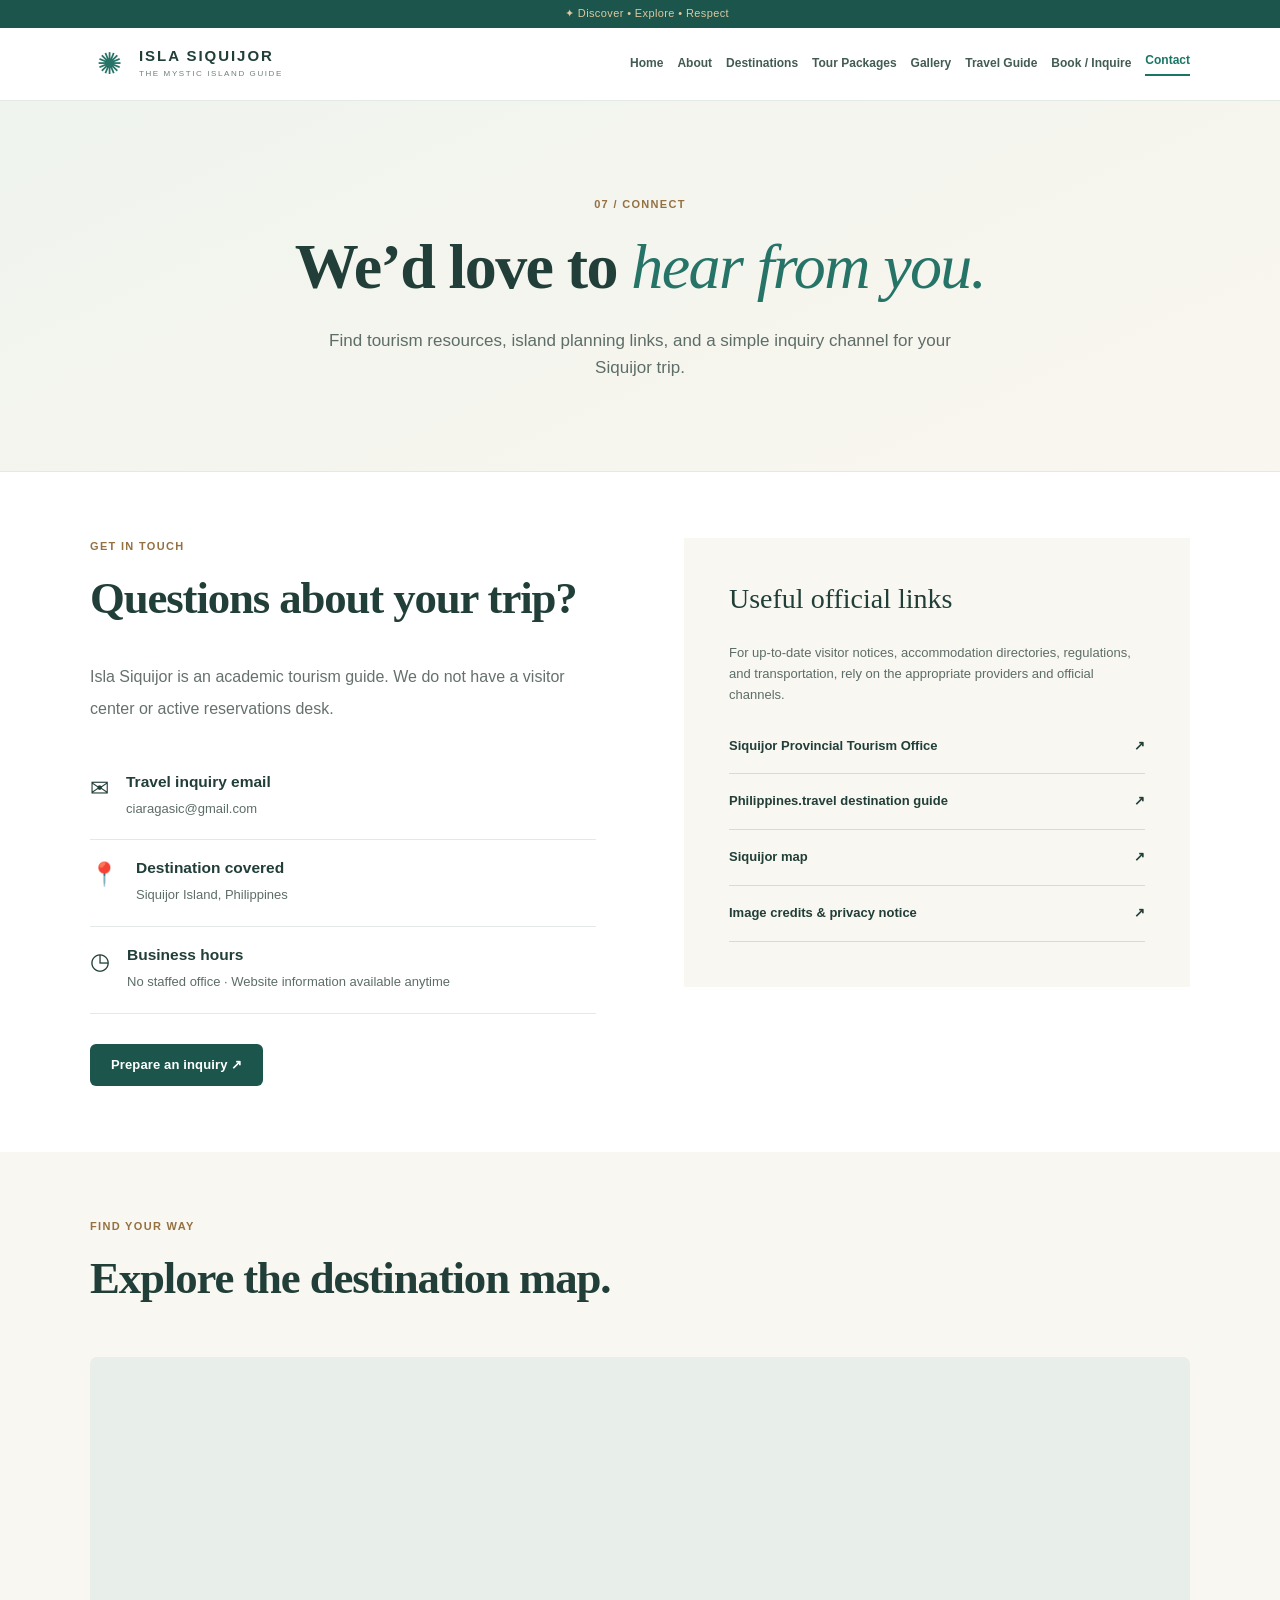
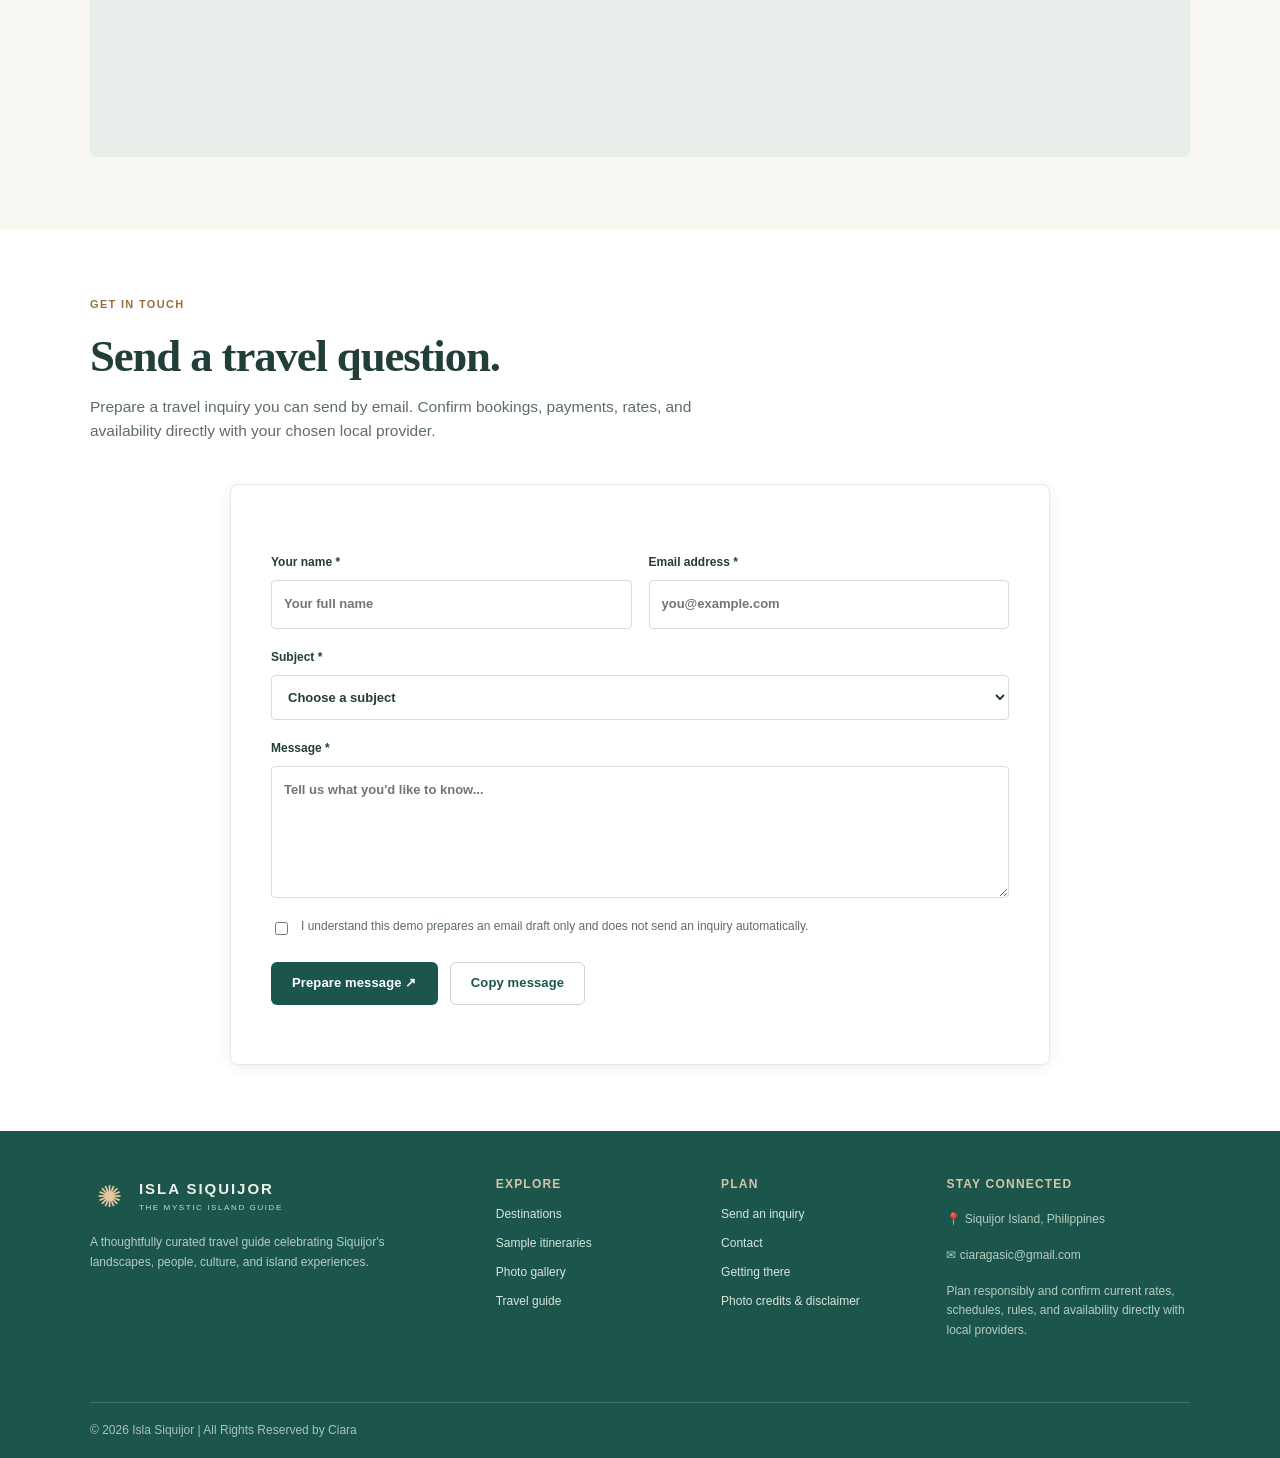
<file: contact.html>
<!DOCTYPE html>
<html lang="en">
 <head>
  <meta charset="utf-8"/>
  <meta content="width=device-width,initial-scale=1" name="viewport"/>
  <meta content="#103d39" name="theme-color"/>
  <meta content="Contact and official Siquijor tourism resources for travel planning, maps, and information." name="description"/>
  <title>
   Contact | Isla Siquijor
  </title>
  <link href="https://commons.wikimedia.org" rel="preconnect"/>
  <link href="assets/style.css" rel="stylesheet"/>
  <script defer="" src="assets/script.js">
  </script>
  <link href="assets/simple-style.css" rel="stylesheet"/>
 </head>
 <body>
  <a class="skip-link" href="#main">
   Skip to content
  </a>
  <div class="topbar">
   <span>
    ✦ Discover &bull; Explore &bull; Respect
   </span>
  </div>
  <!-- NAVIGATION BAR -->
  <header class="site-header">
   <div class="container nav-wrap">
    <a aria-label="Isla Siquijor &mdash; Home" class="brand" href="index.html">
     <span class="brand-mark">
      ✺
     </span>
     <span>
      <strong>
       ISLA SIQUIJOR
      </strong>
      <small>
       THE MYSTIC ISLAND GUIDE
      </small>
     </span>
    </a>
    <button aria-controls="site-nav" aria-expanded="false" aria-label="Open navigation" class="menu-toggle">
     <span>
     </span>
     <span>
     </span>
     <span>
     </span>
    </button>
    <nav aria-label="Main navigation" class="site-nav" id="site-nav">
     <a class="" href="index.html">
      Home
     </a>
     <a class="" href="about.html">
      About
     </a>
     <a class="" href="destinations.html">
      Destinations
     </a>
     <a class="" href="packages.html">
      Tour Packages
     </a>
     <a class="" href="gallery.html">
      Gallery
     </a>
     <a class="" href="travel-guide.html">
      Travel Guide
     </a>
     <a class="" href="booking.html">
      Book / Inquire
     </a>
     <a aria-current="page" class="active" href="contact.html">
      Contact
     </a>
    </nav>
   </div>
  </header>
  <!-- MAIN PAGE CONTENT -->
  <main id="main">
   <section class="page-hero">
    <div class="container narrow">
     <div class="eyebrow">
      07 / CONNECT
     </div>
     <h1>
      We&rsquo;d love to
      <em>
       hear from you.
      </em>
     </h1>
     <p>
      Find tourism resources, island planning links, and a simple inquiry channel for your Siquijor trip.
     </p>
    </div>
   </section>
   <section class="section container contact-layout">
    <div>
     <div class="eyebrow">
      GET IN TOUCH
     </div>
     <h2>
      Questions about your trip?
     </h2>
     <p class="body-copy">
      Isla Siquijor is an academic tourism guide. We do not have a visitor center or active reservations desk.
     </p>
     <div class="contact-list">
      <div>
       <span>
        ✉
       </span>
       <div>
        <strong>
         Travel inquiry email
        </strong>
        <p data-contact-email="">
         Configure the email in script.js
        </p>
       </div>
      </div>
      <div>
       <span>
        📍
       </span>
       <div>
        <strong>
         Destination covered
        </strong>
        <p>
         Siquijor Island, Philippines
        </p>
       </div>
      </div>
      <div>
       <span>
        ◷
       </span>
       <div>
        <strong>
         Business hours
        </strong>
        <p>
         No staffed office &middot; Website information available anytime
        </p>
       </div>
      </div>
     </div>
     <a class="btn btn-primary" href="booking.html">
      Prepare an inquiry &nearrow;
     </a>
    </div>
    <div class="contact-panel">
     <h3>
      Useful official links
     </h3>
     <p>
      For up-to-date visitor notices, accommodation directories, regulations, and transportation, rely on the appropriate providers and official channels.
     </p>
     <a href="https://siquijorprovince.com/" rel="noopener noreferrer" target="_blank">
      Siquijor Provincial Tourism Office
      <span>
       &nearrow;
      </span>
     </a>
     <a href="https://www.philippines.travel/destinations/siquijor" rel="noopener noreferrer" target="_blank">
      Philippines.travel destination guide
      <span>
       &nearrow;
      </span>
     </a>
     <a href="https://www.openstreetmap.org/#map=11/9.21/123.57" rel="noopener noreferrer" target="_blank">
      Siquijor map
      <span>
       &nearrow;
      </span>
     </a>
     <a href="credits.html">
      Image credits &amp; privacy notice
      <span>
       &nearrow;
      </span>
     </a>
    </div>
   </section>
   <section class="section sand">
    <div class="container">
     <div class="section-head">
      <div>
       <div class="eyebrow">
        FIND YOUR WAY
       </div>
       <h2>
        Explore the destination map.
       </h2>
      </div>
     </div>
     <iframe class="wide-map" loading="lazy" src="https://www.openstreetmap.org/export/embed.html?bbox=123.41%2C9.07%2C123.77%2C9.32&amp;layer=mapnik" title="Siquijor island destination map">
     </iframe>
    </div>
   </section>
   <section class="section container" id="contact-form-section">
    <div class="section-head">
     <div>
      <div class="eyebrow">
       GET IN TOUCH
      </div>
      <h2>
       Send a travel question.
      </h2>
      <p>
       Prepare a travel inquiry you can send by email. Confirm bookings, payments, rates, and availability directly with your chosen local provider.
      </p>
     </div>
    </div>
    <div class="form-card contact-form-card">
     <form class="inquiry-form" id="contact-form">
      <div class="form-row">
       <label>
        Your name *
        <input autocomplete="name" maxlength="80" name="name" placeholder="Your full name" required=""/>
       </label>
       <label>
        Email address *
        <input autocomplete="email" name="email" placeholder="you@example.com" required="" type="email"/>
       </label>
      </div>
      <label>
       Subject *
       <select name="subject" required="">
        <option value="">
         Choose a subject
        </option>
        <option>
         Tour and itinerary questions
        </option>
        <option>
         Accommodation and destinations
        </option>
        <option>
         Getting to Siquijor
        </option>
        <option>
         General travel question
        </option>
       </select>
      </label>
      <label>
       Message *
       <textarea maxlength="1500" minlength="10" name="message" placeholder="Tell us what you'd like to know..." required="" rows="5"></textarea>
      </label>
      <label class="consent">
       <input required="" type="checkbox"/>
       <span>
        I understand this demo prepares an email draft only and does not send an inquiry automatically.
       </span>
      </label>
      <button class="btn btn-primary" type="submit">
       Prepare message &nearrow;
      </button>
      <button class="btn btn-outline" id="copy-contact" type="button">
       Copy message
      </button>
      <div aria-live="polite" class="form-message" id="contact-message" role="status">
      </div>
     </form>
    </div>
   </section>
  </main>
  <!-- FOOTER / COPYRIGHT -->
  <footer class="footer">
   <div class="container footer-grid">
    <div>
     <a class="brand brand-footer" href="index.html">
      <span class="brand-mark">
       ✺
      </span>
      <span>
       <strong>
        ISLA SIQUIJOR
       </strong>
       <small>
        THE MYSTIC ISLAND GUIDE
       </small>
      </span>
     </a>
     <p>
      A thoughtfully curated travel guide celebrating Siquijor's landscapes, people, culture, and island experiences.
     </p>
    </div>
    <div>
     <h3>
      Explore
     </h3>
     <a href="destinations.html">
      Destinations
     </a>
     <a href="packages.html">
      Sample itineraries
     </a>
     <a href="gallery.html">
      Photo gallery
     </a>
     <a href="travel-guide.html">
      Travel guide
     </a>
    </div>
    <div>
     <h3>
      Plan
     </h3>
     <a href="booking.html">
      Send an inquiry
     </a>
     <a href="contact.html">
      Contact
     </a>
     <a href="travel-guide.html#transport">
      Getting there
     </a>
     <a href="credits.html">
      Photo credits &amp; disclaimer
     </a>
    </div>
    <div>
     <h3>
      Stay connected
     </h3>
     <p>
      📍 Siquijor Island, Philippines
     </p>
    <p>
     ✉
         <a 
          href="https://mail.google.com/mail/?view=cm&fs=1&to=ciaragasic@gmail.com"
         target="_blank"
         rel="noopener noreferrer"
         >
             ciaragasic@gmail.com
          </a>
    </p>
     <p class="micro">
      Plan responsibly and confirm current rates, schedules, rules, and availability directly with local providers.
     </p>
    </div>
   </div>
   <div class="container footer-bottom">
    <span>
     &copy; 2026 Isla Siquijor | All Rights Reserved by Ciara
    </span>
    </div>
  </footer>
  <button aria-label="Back to top" class="to-top">
   &uarr;
  </button>
 </body>
</html>
</file>
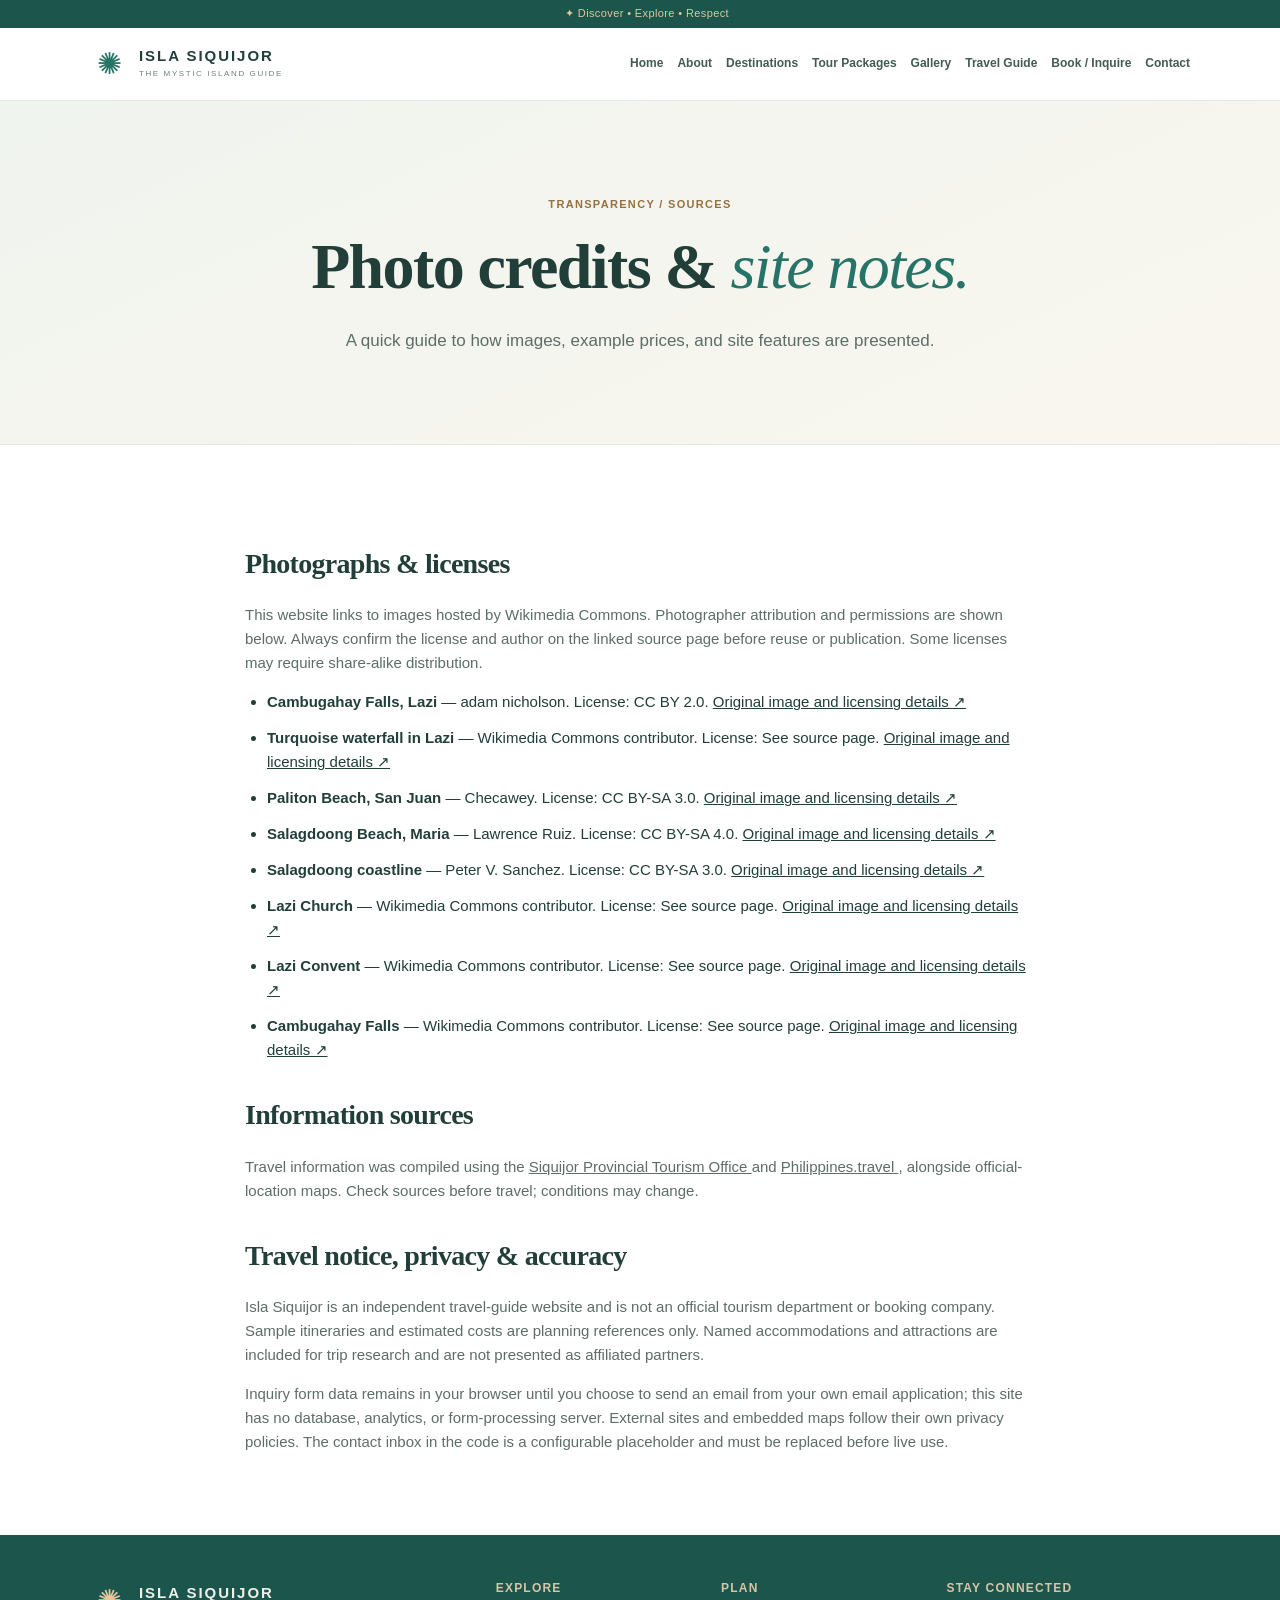
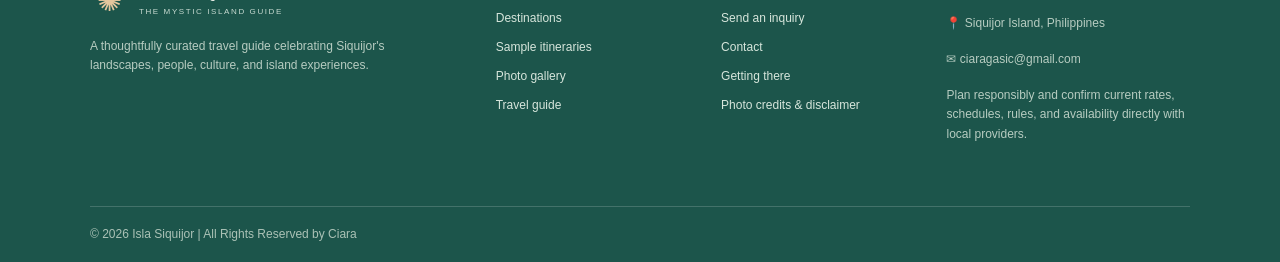
<file: credits.html>
<!DOCTYPE html>
<html lang="en">
 <head>
  <meta charset="utf-8"/>
  <meta content="width=device-width,initial-scale=1" name="viewport"/>
  <meta content="#103d39" name="theme-color"/>
  <meta content="Read Siquijor tourism website photo credits, site disclaimer, informational sources, and inquiry privacy policy." name="description"/>
  <title>
   Credits &amp; disclaimer | Isla Siquijor
  </title>
  <link href="https://commons.wikimedia.org" rel="preconnect"/>
  <link href="assets/style.css" rel="stylesheet"/>
  <script defer="" src="assets/script.js">
  </script>
  <link href="assets/simple-style.css" rel="stylesheet"/>
 </head>
 <body>
  <a class="skip-link" href="#main">
   Skip to content
  </a>
  <div class="topbar">
   <span>
    ✦ Discover &bull; Explore &bull; Respect
   </span>
  </div>
  <!-- NAVIGATION BAR -->
  <header class="site-header">
   <div class="container nav-wrap">
    <a aria-label="Isla Siquijor &mdash; Home" class="brand" href="index.html">
     <span class="brand-mark">
      ✺
     </span>
     <span>
      <strong>
       ISLA SIQUIJOR
      </strong>
      <small>
       THE MYSTIC ISLAND GUIDE
      </small>
     </span>
    </a>
    <button aria-controls="site-nav" aria-expanded="false" aria-label="Open navigation" class="menu-toggle">
     <span>
     </span>
     <span>
     </span>
     <span>
     </span>
    </button>
    <nav aria-label="Main navigation" class="site-nav" id="site-nav">
     <a class="" href="index.html">
      Home
     </a>
     <a class="" href="about.html">
      About
     </a>
     <a class="" href="destinations.html">
      Destinations
     </a>
     <a class="" href="packages.html">
      Tour Packages
     </a>
     <a class="" href="gallery.html">
      Gallery
     </a>
     <a class="" href="travel-guide.html">
      Travel Guide
     </a>
     <a class="" href="booking.html">
      Book / Inquire
     </a>
     <a class="" href="contact.html">
      Contact
     </a>
    </nav>
   </div>
  </header>
  <!-- MAIN PAGE CONTENT -->
  <main id="main">
   <section class="page-hero">
    <div class="container narrow">
     <div class="eyebrow">
      TRANSPARENCY / SOURCES
     </div>
     <h1>
      Photo credits &amp;
      <em>
       site notes.
      </em>
     </h1>
     <p>
      A quick guide to how images, example prices, and site features are presented.
     </p>
    </div>
   </section>
   <section class="section container narrow prose">
    <h2>
     Photographs &amp; licenses
    </h2>
    <p>
     This website links to images hosted by Wikimedia Commons. Photographer attribution and permissions are shown below. Always confirm the license and author on the linked source page before reuse or publication. Some licenses may require share-alike distribution.
    </p>
    <ul class="credit-list">
     <li>
      <strong>
       Cambugahay Falls, Lazi
      </strong>
      &mdash; adam nicholson. License: CC BY 2.0.
      <a href="https://commons.wikimedia.org/wiki/File:Siquijor_-_Cambugahay_Falls.jpg" rel="noopener noreferrer" target="_blank">
       Original image and licensing details &nearrow;
      </a>
     </li>
     <li>
      <strong>
       Turquoise waterfall in Lazi
      </strong>
      &mdash; Wikimedia Commons contributor. License: See source page.
      <a href="https://commons.wikimedia.org/wiki/File:Cambugahay_falls.jpg" rel="noopener noreferrer" target="_blank">
       Original image and licensing details &nearrow;
      </a>
     </li>
     <li>
      <strong>
       Paliton Beach, San Juan
      </strong>
      &mdash; Checawey. License: CC BY-SA 3.0.
      <a href="https://commons.wikimedia.org/wiki/File:Paliton_Beach,_Siquijor,_Philippines.JPG" rel="noopener noreferrer" target="_blank">
       Original image and licensing details &nearrow;
      </a>
     </li>
     <li>
      <strong>
       Salagdoong Beach, Maria
      </strong>
      &mdash; Lawrence Ruiz. License: CC BY-SA 4.0.
      <a href="https://commons.wikimedia.org/wiki/File:Salagdoong_Beach_01.JPG" rel="noopener noreferrer" target="_blank">
       Original image and licensing details &nearrow;
      </a>
     </li>
     <li>
      <strong>
       Salagdoong coastline
      </strong>
      &mdash; Peter V. Sanchez. License: CC BY-SA 3.0.
      <a href="https://commons.wikimedia.org/wiki/File:Salagdoong_beach.jpg" rel="noopener noreferrer" target="_blank">
       Original image and licensing details &nearrow;
      </a>
     </li>
     <li>
      <strong>
       Lazi Church
      </strong>
      &mdash; Wikimedia Commons contributor. License: See source page.
      <a href="https://commons.wikimedia.org/wiki/File:Siquijor%27s_Lazi_Church.jpg" rel="noopener noreferrer" target="_blank">
       Original image and licensing details &nearrow;
      </a>
     </li>
     <li>
      <strong>
       Lazi Convent
      </strong>
      &mdash; Wikimedia Commons contributor. License: See source page.
      <a href="https://commons.wikimedia.org/wiki/File:Lazi_Convent_Facade.jpg" rel="noopener noreferrer" target="_blank">
       Original image and licensing details &nearrow;
      </a>
     </li>
     <li>
      <strong>
       Cambugahay Falls
      </strong>
      &mdash; Wikimedia Commons contributor. License: See source page.
      <a href="https://commons.wikimedia.org/wiki/File:Cambugahay_Falls_01.JPG" rel="noopener noreferrer" target="_blank">
       Original image and licensing details &nearrow;
      </a>
     </li>
    </ul>
    <h2>
     Information sources
    </h2>
    <p>
     Travel information was compiled using the
     <a href="https://siquijorprovince.com/" rel="noopener noreferrer" target="_blank">
      Siquijor Provincial Tourism Office
     </a>
     and
     <a href="https://www.philippines.travel/destinations/siquijor" rel="noopener noreferrer" target="_blank">
      Philippines.travel
     </a>
     , alongside official-location maps. Check sources before travel; conditions may change.
    </p>
    <h2>
     Travel notice, privacy &amp; accuracy
    </h2>
    <p>
     Isla Siquijor is an independent travel-guide website and is not an official tourism department or booking company. Sample itineraries and estimated costs are planning references only. Named accommodations and attractions are included for trip research and are not presented as affiliated partners.
    </p>
    <p>
     Inquiry form data remains in your browser until you choose to send an email from your own email application; this site has no database, analytics, or form-processing server. External sites and embedded maps follow their own privacy policies. The contact inbox in the code is a configurable placeholder and must be replaced before live use.
    </p>
   </section>
  </main>
  <!-- FOOTER / COPYRIGHT -->
  <footer class="footer">
   <div class="container footer-grid">
    <div>
     <a class="brand brand-footer" href="index.html">
      <span class="brand-mark">
       ✺
      </span>
      <span>
       <strong>
        ISLA SIQUIJOR
       </strong>
       <small>
        THE MYSTIC ISLAND GUIDE
       </small>
      </span>
     </a>
     <p>
      A thoughtfully curated travel guide celebrating Siquijor's landscapes, people, culture, and island experiences.
     </p>
    </div>
    <div>
     <h3>
      Explore
     </h3>
     <a href="destinations.html">
      Destinations
     </a>
     <a href="packages.html">
      Sample itineraries
     </a>
     <a href="gallery.html">
      Photo gallery
     </a>
     <a href="travel-guide.html">
      Travel guide
     </a>
    </div>
    <div>
     <h3>
      Plan
     </h3>
     <a href="booking.html">
      Send an inquiry
     </a>
     <a href="contact.html">
      Contact
     </a>
     <a href="travel-guide.html#transport">
      Getting there
     </a>
     <a href="credits.html">
      Photo credits &amp; disclaimer
     </a>
    </div>
    <div>
     <h3>
      Stay connected
     </h3>
     <p>
      📍 Siquijor Island, Philippines
     </p>
    <p>
     ✉
         <a 
          href="https://mail.google.com/mail/?view=cm&fs=1&to=ciaragasic@gmail.com"
         target="_blank"
         rel="noopener noreferrer"
         >
             ciaragasic@gmail.com
          </a>
    </p>
     <p class="micro">
      Plan responsibly and confirm current rates, schedules, rules, and availability directly with local providers.
     </p>
    </div>
   </div>
   <div class="container footer-bottom">
    <span>
     &copy; 2026 Isla Siquijor | All Rights Reserved by Ciara
    </span>
   </div>
  </footer>
  <button aria-label="Back to top" class="to-top">
   &uarr;
  </button>
 </body>
</html>
</file>
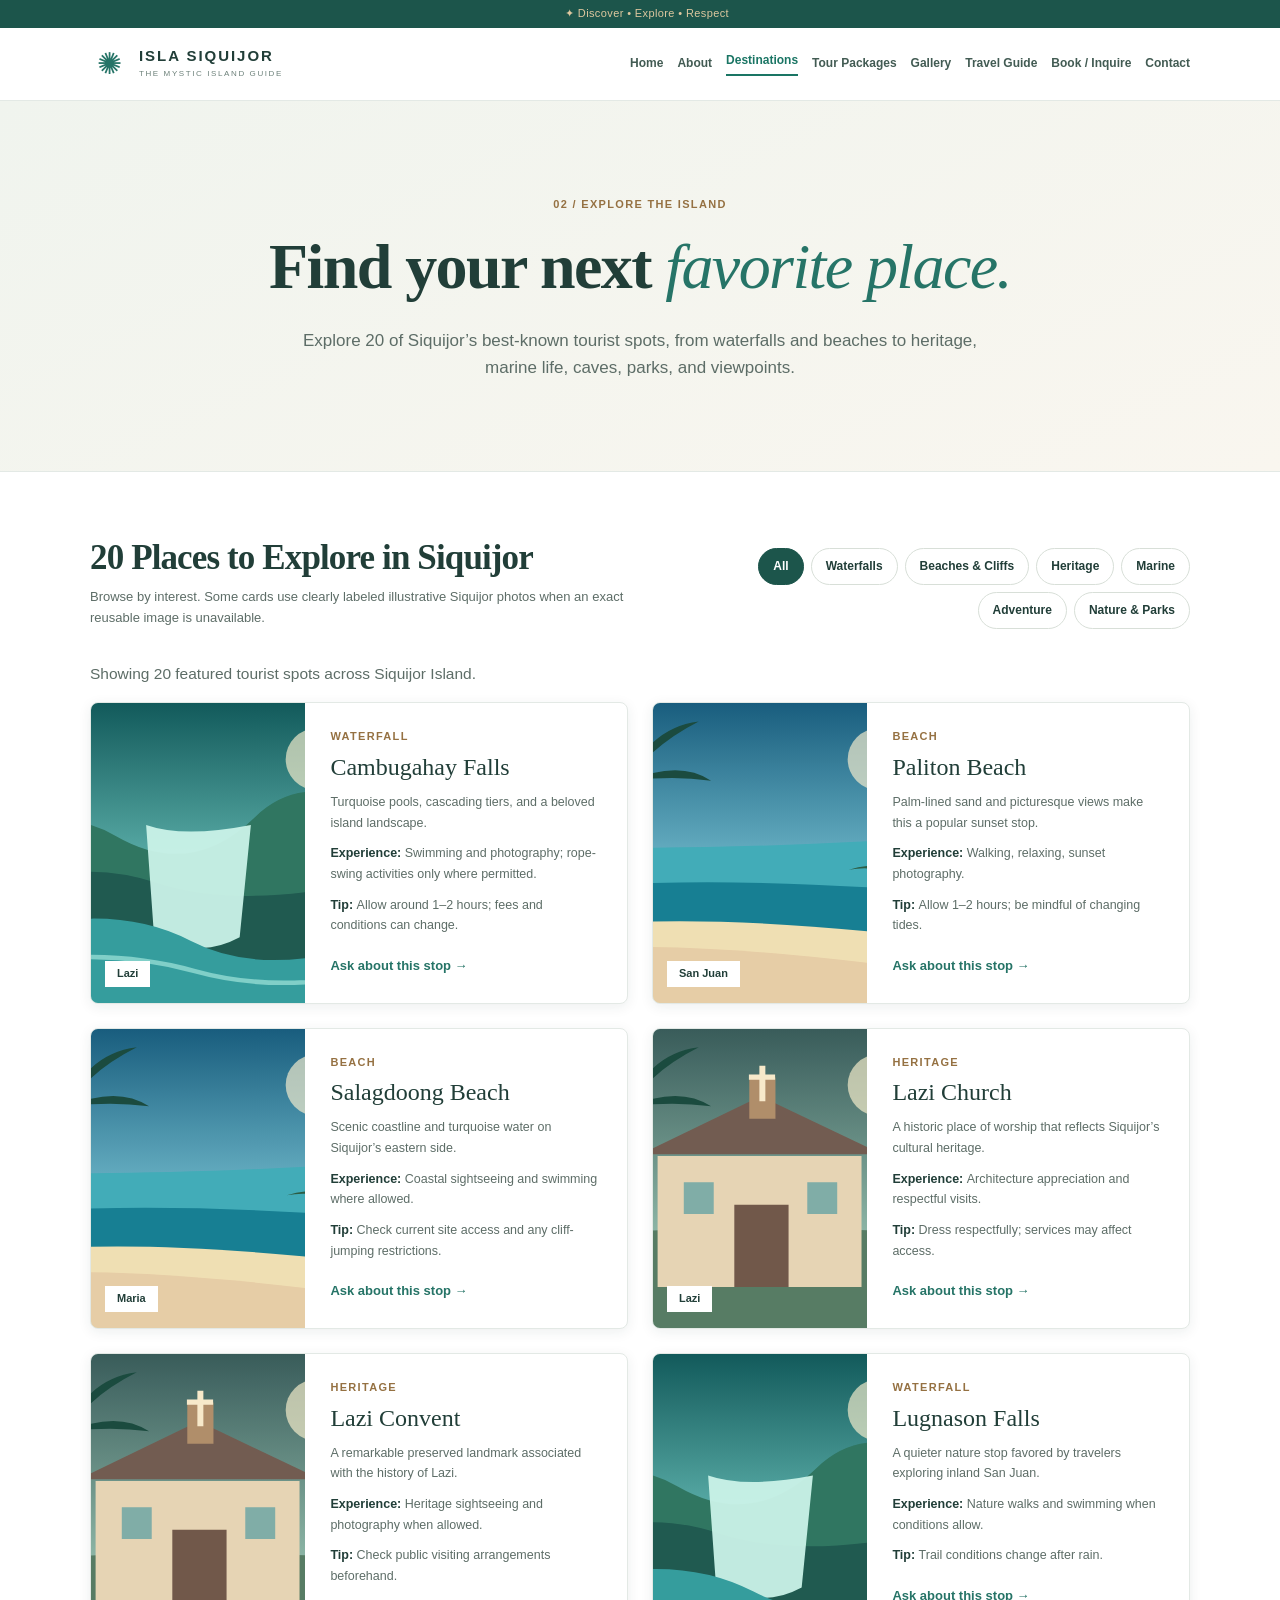
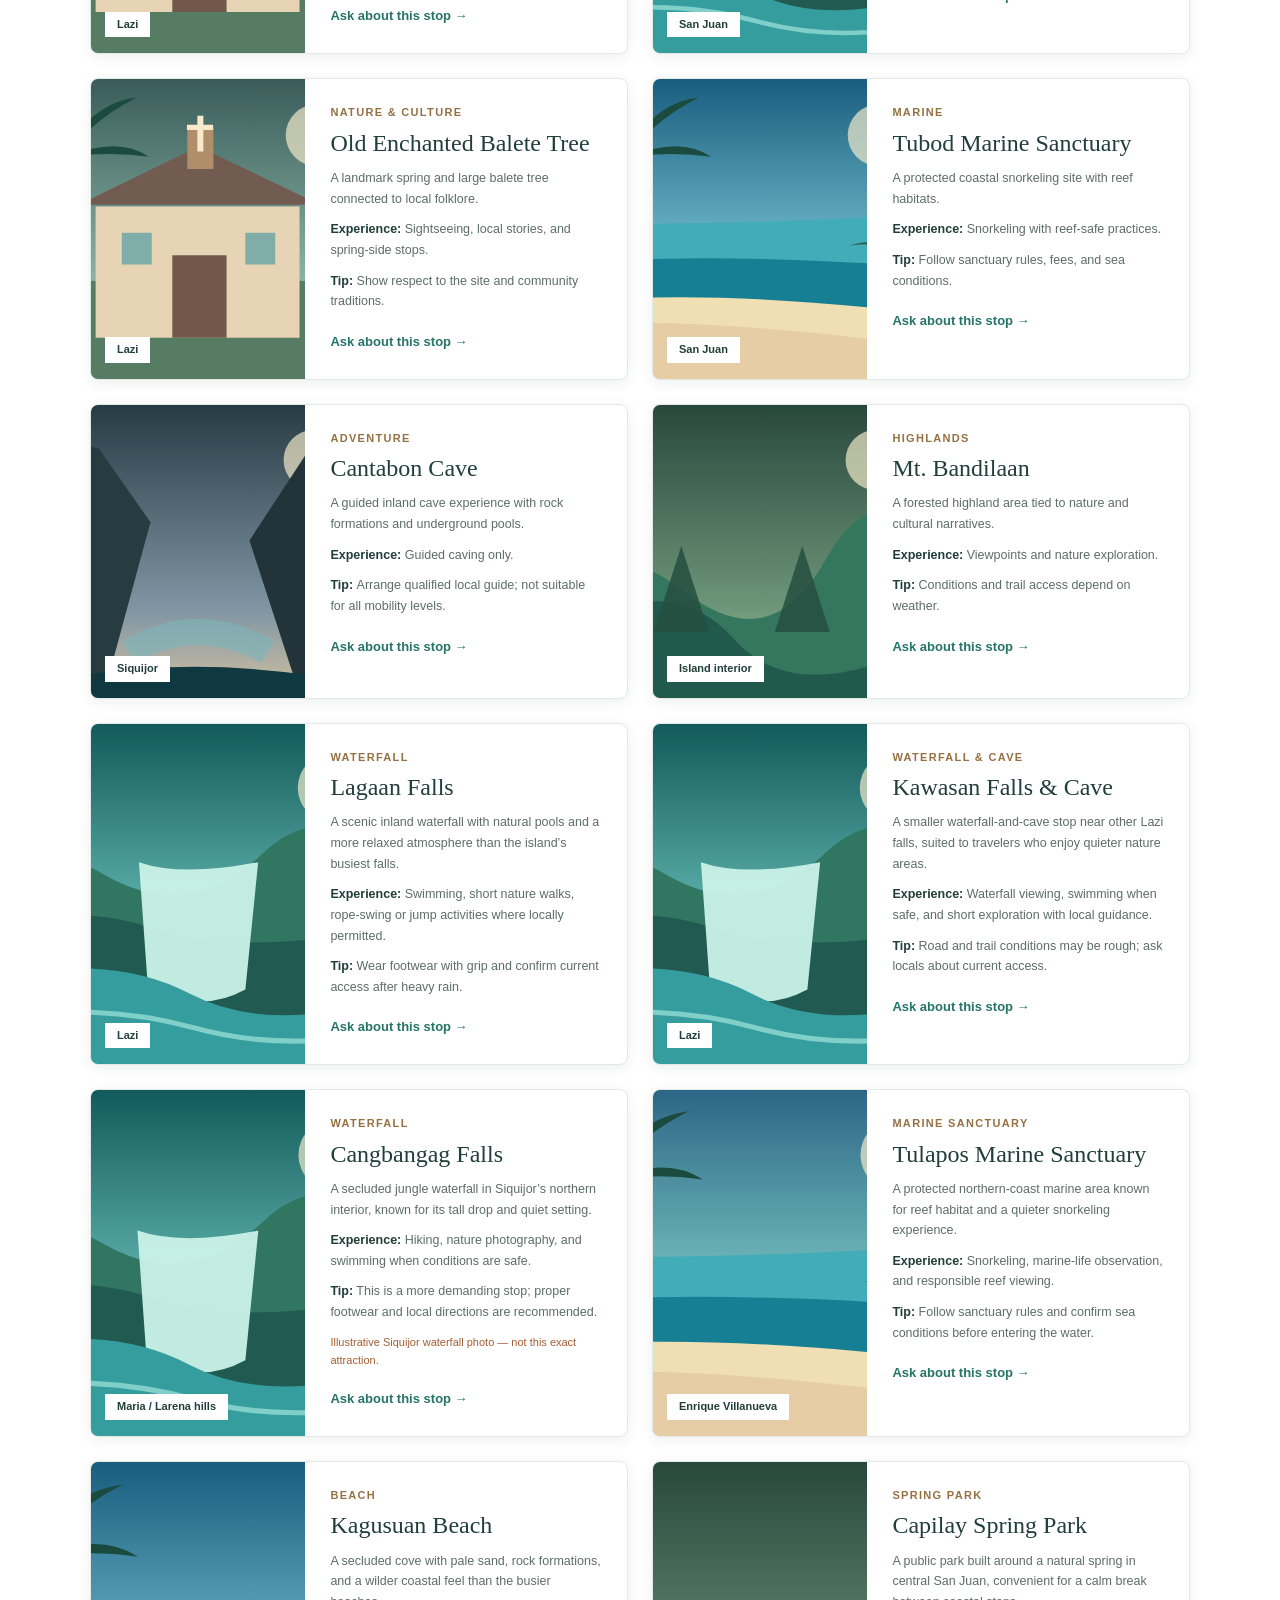
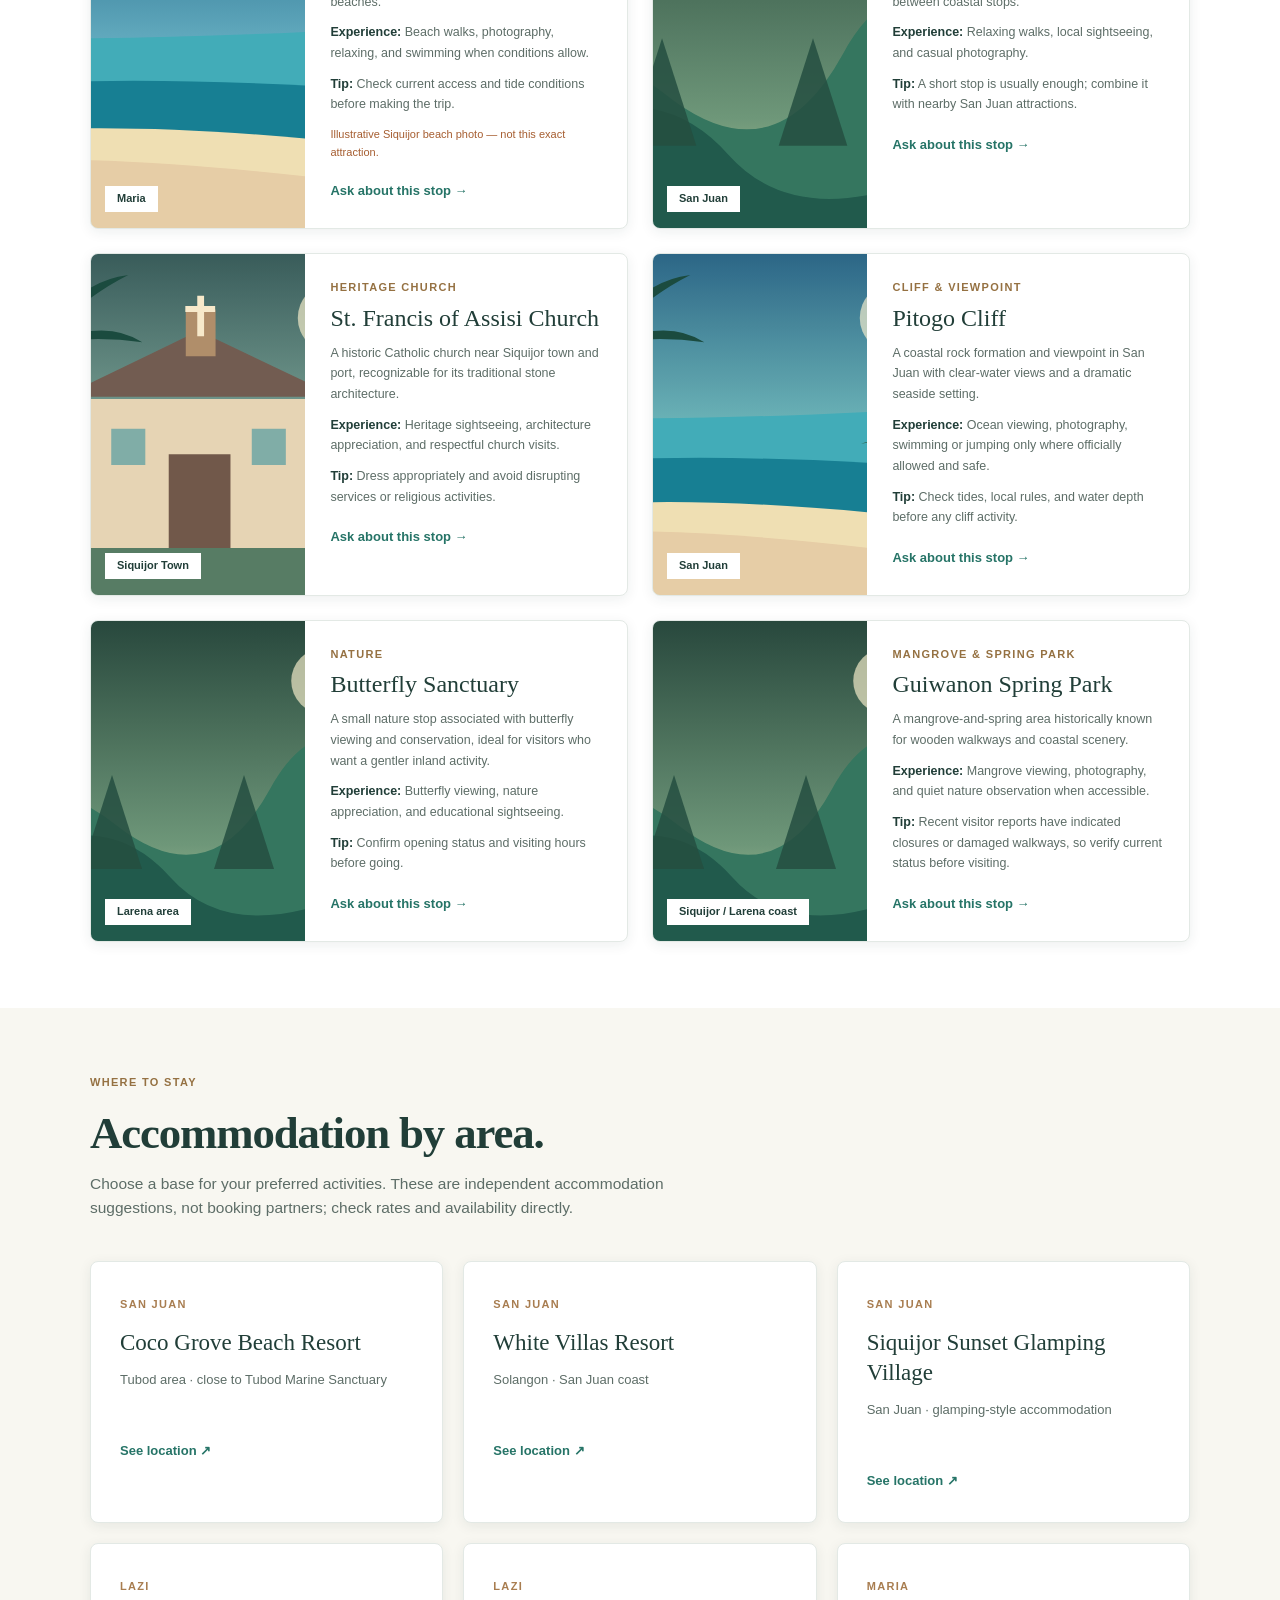
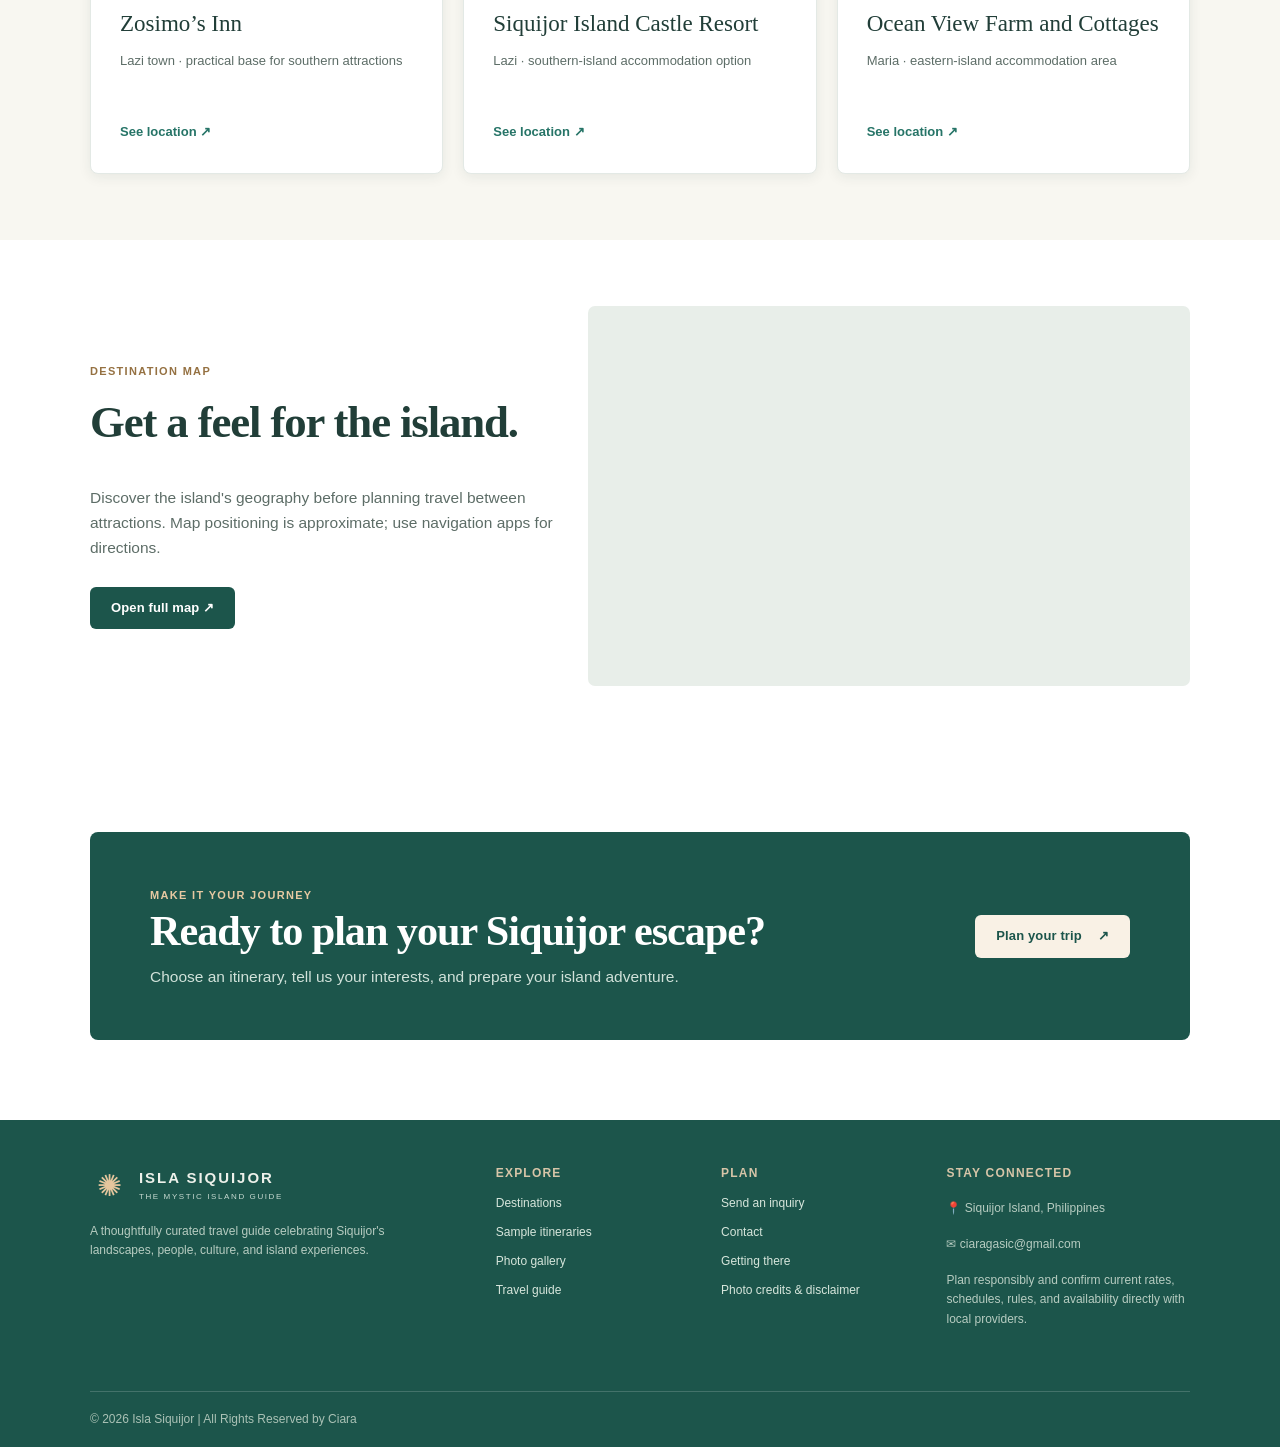
<file: destinations.html>
<!DOCTYPE html>

<html lang="en">
<head>
<meta charset="utf-8"/>
<meta content="width=device-width,initial-scale=1" name="viewport"/>
<meta content="#103d39" name="theme-color"/>
<meta content="Explore Siquijor attractions, beaches, waterfalls, Lazi heritage sites, and hotel accommodation areas." name="description"/>
<title>
   Destinations | Isla Siquijor
  </title>
<link href="https://commons.wikimedia.org" rel="preconnect"/>
<link href="assets/style.css" rel="stylesheet"/>
<script defer="" src="assets/script.js">
</script>
<link href="assets/simple-style.css" rel="stylesheet"/>
</head>
<body>
<a class="skip-link" href="#main">
   Skip to content
  </a>
<div class="topbar">
   <span>
    ✦ Discover • Explore • Respect
   </span>
</div>
<!-- NAVIGATION BAR -->
<header class="site-header">
<div class="container nav-wrap">
<a aria-label="Isla Siquijor — Home" class="brand" href="index.html">
<span class="brand-mark">
      ✺
     </span>
<span>
<strong>
       ISLA SIQUIJOR
      </strong>
<small>
       THE MYSTIC ISLAND GUIDE
      </small>
</span>
</a>
<button aria-controls="site-nav" aria-expanded="false" aria-label="Open navigation" class="menu-toggle">
<span>
</span>
<span>
</span>
<span>
</span>
</button>
<nav aria-label="Main navigation" class="site-nav" id="site-nav">
<a class="" href="index.html">
      Home
     </a>
<a class="" href="about.html">
      About
     </a>
<a aria-current="page" class="active" href="destinations.html">
      Destinations
     </a>
<a class="" href="packages.html">
      Tour Packages
     </a>
<a class="" href="gallery.html">
      Gallery
     </a>
<a class="" href="travel-guide.html">
      Travel Guide
     </a>
<a class="" href="booking.html">
      Book / Inquire
     </a>
<a class="" href="contact.html">
      Contact
     </a>
</nav>
</div>
</header>
<!-- MAIN PAGE CONTENT -->
<main id="main">
<section class="page-hero">
<div class="container narrow">
<div class="eyebrow">
      02 / EXPLORE THE ISLAND
     </div>
<h1>
      Find your next
      <em>
       favorite place.
      </em>
</h1>
<p>Explore 20 of Siquijor’s best-known tourist spots, from waterfalls and beaches to heritage, marine life, caves, parks, and viewpoints.</p>
</div>
</section>
<section class="section container">
<div class="toolbar">
<div>
<h2>20 Places to Explore in Siquijor</h2>
<p>Browse by interest. Some cards use clearly labeled illustrative Siquijor photos when an exact reusable image is unavailable.</p>
</div>
<div aria-label="Filter attractions" class="filters"><button aria-pressed="true" class="filter-btn selected" data-filter="all">All</button><button class="filter-btn" data-filter="waterfall">Waterfalls</button><button class="filter-btn" data-filter="beach">Beaches &amp; Cliffs</button><button class="filter-btn" data-filter="heritage">Heritage</button><button class="filter-btn" data-filter="marine">Marine</button><button class="filter-btn" data-filter="adventure">Adventure</button><button class="filter-btn" data-filter="nature">Nature &amp; Parks</button></div>
</div>
<p class="destination-count-note subtle">Showing 20 featured tourist spots across Siquijor Island.</p><div class="place-grid">
<article class="place-card" data-category="waterfall">
<div class="place-img">
<img alt="Cambugahay Falls" class="" data-fallback="assets/fallbacks/falls.svg" loading="lazy" onerror="this.onerror=null;this.src=this.dataset.fallback;this.classList.add('fallback-art')" src="https://commons.wikimedia.org/wiki/Special:Redirect/file/Siquijor%20-%20Cambugahay%20Falls.jpg?width=1100"/>
<span>
        Lazi
       </span>
</div>
<div class="place-body">
<div class="eyebrow">
        Waterfall
       </div>
<h3>
        Cambugahay Falls
       </h3>
<p>
        Turquoise pools, cascading tiers, and a beloved island landscape.
       </p>
<p>
<strong>
         Experience:
        </strong>
        Swimming and photography; rope-swing activities only where permitted.
       </p>
<p class="subtle">
<strong>
         Tip:
        </strong>
        Allow around 1–2 hours; fees and conditions can change.
       </p>
<a class="text-link" href="booking.html?interest=Cambugahay%20Falls">
        Ask about this stop →
       </a>
</div>
</article>
<article class="place-card" data-category="beach">
<div class="place-img">
<img alt="Paliton Beach" class="" data-fallback="assets/fallbacks/beach.svg" loading="lazy" onerror="this.onerror=null;this.src=this.dataset.fallback;this.classList.add('fallback-art')" src="https://commons.wikimedia.org/wiki/Special:Redirect/file/Paliton%20Beach%2C%20Siquijor%2C%20Philippines.JPG?width=1100"/>
<span>
        San Juan
       </span>
</div>
<div class="place-body">
<div class="eyebrow">
        Beach
       </div>
<h3>
        Paliton Beach
       </h3>
<p>
        Palm-lined sand and picturesque views make this a popular sunset stop.
       </p>
<p>
<strong>
         Experience:
        </strong>
        Walking, relaxing, sunset photography.
       </p>
<p class="subtle">
<strong>
         Tip:
        </strong>
        Allow 1–2 hours; be mindful of changing tides.
       </p>
<a class="text-link" href="booking.html?interest=Paliton%20Beach">
        Ask about this stop →
       </a>
</div>
</article>
<article class="place-card" data-category="beach">
<div class="place-img">
<img alt="Salagdoong Beach" class="" data-fallback="assets/fallbacks/beach.svg" loading="lazy" onerror="this.onerror=null;this.src=this.dataset.fallback;this.classList.add('fallback-art')" src="https://commons.wikimedia.org/wiki/Special:Redirect/file/Salagdoong%20Beach%2001.JPG?width=1100"/>
<span>
        Maria
       </span>
</div>
<div class="place-body">
<div class="eyebrow">
        Beach
       </div>
<h3>
        Salagdoong Beach
       </h3>
<p>
        Scenic coastline and turquoise water on Siquijor’s eastern side.
       </p>
<p>
<strong>
         Experience:
        </strong>
        Coastal sightseeing and swimming where allowed.
       </p>
<p class="subtle">
<strong>
         Tip:
        </strong>
        Check current site access and any cliff-jumping restrictions.
       </p>
<a class="text-link" href="booking.html?interest=Salagdoong%20Beach">
        Ask about this stop →
       </a>
</div>
</article>
<article class="place-card" data-category="heritage">
<div class="place-img">
<img alt="Lazi Church" class="" data-fallback="assets/fallbacks/heritage.svg" loading="lazy" onerror="this.onerror=null;this.src=this.dataset.fallback;this.classList.add('fallback-art')" src="https://commons.wikimedia.org/wiki/Special:Redirect/file/Siquijor%27s%20Lazi%20Church.jpg?width=1100"/>
<span>
        Lazi
       </span>
</div>
<div class="place-body">
<div class="eyebrow">
        Heritage
       </div>
<h3>
        Lazi Church
       </h3>
<p>
        A historic place of worship that reflects Siquijor’s cultural heritage.
       </p>
<p>
<strong>
         Experience:
        </strong>
        Architecture appreciation and respectful visits.
       </p>
<p class="subtle">
<strong>
         Tip:
        </strong>
        Dress respectfully; services may affect access.
       </p>
<a class="text-link" href="booking.html?interest=Lazi%20Church">
        Ask about this stop →
       </a>
</div>
</article>
<article class="place-card" data-category="heritage">
<div class="place-img">
<img alt="Lazi Convent" class="" data-fallback="assets/fallbacks/heritage.svg" loading="lazy" onerror="this.onerror=null;this.src=this.dataset.fallback;this.classList.add('fallback-art')" src="https://commons.wikimedia.org/wiki/Special:Redirect/file/Lazi%20Convent%20Facade.jpg?width=1100"/>
<span>
        Lazi
       </span>
</div>
<div class="place-body">
<div class="eyebrow">
        Heritage
       </div>
<h3>
        Lazi Convent
       </h3>
<p>
        A remarkable preserved landmark associated with the history of Lazi.
       </p>
<p>
<strong>
         Experience:
        </strong>
        Heritage sightseeing and photography when allowed.
       </p>
<p class="subtle">
<strong>
         Tip:
        </strong>
        Check public visiting arrangements beforehand.
       </p>
<a class="text-link" href="booking.html?interest=Lazi%20Convent">
        Ask about this stop →
       </a>
</div>
</article>
<article class="place-card" data-category="waterfall">
<div class="place-img">
<img alt="Representative Siquijor scenery; not a photo of Lugnason Falls" class="" data-fallback="assets/fallbacks/falls.svg" loading="lazy" onerror="this.onerror=null;this.src=this.dataset.fallback;this.classList.add('fallback-art')" src="https://commons.wikimedia.org/wiki/Special:Redirect/file/Cambugahay%20falls.jpg?width=1100"/>
<span>
        San Juan
       </span>
</div>
<div class="place-body">
<div class="eyebrow">
        Waterfall
       </div>
<h3>
        Lugnason Falls
       </h3>
<p>
        A quieter nature stop favored by travelers exploring inland San Juan.
       </p>
<p>
<strong>
         Experience:
        </strong>
        Nature walks and swimming when conditions allow.
       </p>
<p class="subtle">
<strong>
         Tip:
        </strong>
        Trail conditions change after rain.
       </p>
<a class="text-link" href="booking.html?interest=Lugnason%20Falls">
        Ask about this stop →
       </a>
</div>
</article>
<article class="place-card" data-category="nature">
<div class="place-img">
<img alt="Representative Siquijor scenery; not a photo of Old Enchanted Balete Tree" class="" data-fallback="assets/fallbacks/heritage.svg" loading="lazy" onerror="this.onerror=null;this.src=this.dataset.fallback;this.classList.add('fallback-art')" src="https://commons.wikimedia.org/wiki/Special:Redirect/file/Cambugahay%20Falls%2001.JPG?width=1100"/>
<span>
        Lazi
       </span>
</div>
<div class="place-body">
<div class="eyebrow">
        Nature &amp; Culture
       </div>
<h3>
        Old Enchanted Balete Tree
       </h3>
<p>
        A landmark spring and large balete tree connected to local folklore.
       </p>
<p>
<strong>
         Experience:
        </strong>
        Sightseeing, local stories, and spring-side stops.
       </p>
<p class="subtle">
<strong>
         Tip:
        </strong>
        Show respect to the site and community traditions.
       </p>
<a class="text-link" href="booking.html?interest=Old%20Enchanted%20Balete%20Tree">
        Ask about this stop →
       </a>
</div>
</article>
<article class="place-card" data-category="marine">
<div class="place-img">
<img alt="Representative Siquijor scenery; not a photo of Tubod Marine Sanctuary" class="" data-fallback="assets/fallbacks/beach.svg" loading="lazy" onerror="this.onerror=null;this.src=this.dataset.fallback;this.classList.add('fallback-art')" src="https://commons.wikimedia.org/wiki/Special:Redirect/file/Salagdoong%20beach.jpg?width=1100"/>
<span>
        San Juan
       </span>
</div>
<div class="place-body">
<div class="eyebrow">
        Marine
       </div>
<h3>
        Tubod Marine Sanctuary
       </h3>
<p>
        A protected coastal snorkeling site with reef habitats.
       </p>
<p>
<strong>
         Experience:
        </strong>
        Snorkeling with reef-safe practices.
       </p>
<p class="subtle">
<strong>
         Tip:
        </strong>
        Follow sanctuary rules, fees, and sea conditions.
       </p>
<a class="text-link" href="booking.html?interest=Tubod%20Marine%20Sanctuary">
        Ask about this stop →
       </a>
</div>
</article>
<article class="place-card" data-category="adventure">
<div class="place-img">
<img alt="Representative Siquijor scenery; not a photo of Cantabon Cave" class="" data-fallback="assets/fallbacks/cave.svg" loading="lazy" onerror="this.onerror=null;this.src=this.dataset.fallback;this.classList.add('fallback-art')" src="https://commons.wikimedia.org/wiki/Special:Redirect/file/Paliton%20Beach%2C%20Siquijor%2C%20Philippines.JPG?width=1100"/>
<span>
        Siquijor
       </span>
</div>
<div class="place-body">
<div class="eyebrow">
        Adventure
       </div>
<h3>
        Cantabon Cave
       </h3>
<p>
        A guided inland cave experience with rock formations and underground pools.
       </p>
<p>
<strong>
         Experience:
        </strong>
        Guided caving only.
       </p>
<p class="subtle">
<strong>
         Tip:
        </strong>
        Arrange qualified local guide; not suitable for all mobility levels.
       </p>
<a class="text-link" href="booking.html?interest=Cantabon%20Cave">
        Ask about this stop →
       </a>
</div>
</article>
<article class="place-card" data-category="nature">
<div class="place-img">
<img alt="Representative Siquijor scenery; not a photo of Mt. Bandilaan" class="" data-fallback="assets/fallbacks/forest.svg" loading="lazy" onerror="this.onerror=null;this.src=this.dataset.fallback;this.classList.add('fallback-art')" src="https://commons.wikimedia.org/wiki/Special:Redirect/file/Siquijor%27s%20Lazi%20Church.jpg?width=1100"/>
<span>
        Island interior
       </span>
</div>
<div class="place-body">
<div class="eyebrow">
        Highlands
       </div>
<h3>
        Mt. Bandilaan
       </h3>
<p>
        A forested highland area tied to nature and cultural narratives.
       </p>
<p>
<strong>
         Experience:
        </strong>
        Viewpoints and nature exploration.
       </p>
<p class="subtle">
<strong>
         Tip:
        </strong>
        Conditions and trail access depend on weather.
       </p>
<a class="text-link" href="booking.html?interest=Mt.%20Bandilaan">
        Ask about this stop →
       </a>
</div>
</article>
<article class="place-card" data-category="waterfall">
<div class="place-img">
<img alt="Lagaan Falls" data-fallback="assets/fallbacks/falls.svg" loading="lazy" onerror="this.onerror=null;this.src=this.dataset.fallback;this.classList.add('fallback-art')" src="https://commons.wikimedia.org/wiki/Special:Redirect/file/Siquijor%20-%20Cambugahay%20Falls.jpg?width=1100"/>
<span>Lazi</span>
</div>
<div class="place-body">
<div class="eyebrow">Waterfall</div>
<h3>Lagaan Falls</h3>
<p>A scenic inland waterfall with natural pools and a more relaxed atmosphere than the island’s busiest falls.</p>
<p><strong>Experience:</strong> Swimming, short nature walks, rope-swing or jump activities where locally permitted.</p>
<p class="subtle"><strong>Tip:</strong> Wear footwear with grip and confirm current access after heavy rain.</p>
<a class="text-link" href="booking.html?interest=Lagaan%20Falls">Ask about this stop →</a>
</div>
</article><article class="place-card" data-category="waterfall">
<div class="place-img">
<img alt="Kawasan Falls &amp; Cave" data-fallback="assets/fallbacks/falls.svg" loading="lazy" onerror="this.onerror=null;this.src=this.dataset.fallback;this.classList.add('fallback-art')" src="https://commons.wikimedia.org/wiki/Special:Redirect/file/Cambugahay%20falls.jpg?width=1100"/>
<span>Lazi</span>
</div>
<div class="place-body">
<div class="eyebrow">Waterfall &amp; Cave</div>
<h3>Kawasan Falls &amp; Cave</h3>
<p>A smaller waterfall-and-cave stop near other Lazi falls, suited to travelers who enjoy quieter nature areas.</p>
<p><strong>Experience:</strong> Waterfall viewing, swimming when safe, and short exploration with local guidance.</p>
<p class="subtle"><strong>Tip:</strong> Road and trail conditions may be rough; ask locals about current access.</p>
<a class="text-link" href="booking.html?interest=Kawasan%20Falls%20%26%20Cave">Ask about this stop →</a>
</div>
</article><article class="place-card" data-category="waterfall">
<div class="place-img">
<img alt="Cangbangag Falls" data-fallback="assets/fallbacks/falls.svg" loading="lazy" onerror="this.onerror=null;this.src=this.dataset.fallback;this.classList.add('fallback-art')" src="https://commons.wikimedia.org/wiki/Special:Redirect/file/Cambugahay%20Falls%2001.JPG?width=1100"/>
<span>Maria / Larena hills</span>
</div>
<div class="place-body">
<div class="eyebrow">Waterfall</div>
<h3>Cangbangag Falls</h3>
<p>A secluded jungle waterfall in Siquijor’s northern interior, known for its tall drop and quiet setting.</p>
<p><strong>Experience:</strong> Hiking, nature photography, and swimming when conditions are safe.</p>
<p class="subtle"><strong>Tip:</strong> This is a more demanding stop; proper footwear and local directions are recommended.</p>
<p class="photo-disclaimer">Illustrative Siquijor waterfall photo — not this exact attraction.</p>
<a class="text-link" href="booking.html?interest=Cangbangag%20Falls">Ask about this stop →</a>
</div>
</article><article class="place-card" data-category="marine">
<div class="place-img">
<img alt="Tulapos Marine Sanctuary" data-fallback="assets/fallbacks/coast.svg" loading="lazy" onerror="this.onerror=null;this.src=this.dataset.fallback;this.classList.add('fallback-art')" src="https://commons.wikimedia.org/wiki/Special:Redirect/file/Tulapos%20Marine%20Sanctuary%2001.JPG?width=1100"/>
<span>Enrique Villanueva</span>
</div>
<div class="place-body">
<div class="eyebrow">Marine Sanctuary</div>
<h3>Tulapos Marine Sanctuary</h3>
<p>A protected northern-coast marine area known for reef habitat and a quieter snorkeling experience.</p>
<p><strong>Experience:</strong> Snorkeling, marine-life observation, and responsible reef viewing.</p>
<p class="subtle"><strong>Tip:</strong> Follow sanctuary rules and confirm sea conditions before entering the water.</p>
<a class="text-link" href="booking.html?interest=Tulapos%20Marine%20Sanctuary">Ask about this stop →</a>
</div>
</article><article class="place-card" data-category="beach">
<div class="place-img">
<img alt="Kagusuan Beach" data-fallback="assets/fallbacks/beach.svg" loading="lazy" onerror="this.onerror=null;this.src=this.dataset.fallback;this.classList.add('fallback-art')" src="https://commons.wikimedia.org/wiki/Special:Redirect/file/Paliton%20Beach%2C%20Siquijor%2C%20Philippines.JPG?width=1100"/>
<span>Maria</span>
</div>
<div class="place-body">
<div class="eyebrow">Beach</div>
<h3>Kagusuan Beach</h3>
<p>A secluded cove with pale sand, rock formations, and a wilder coastal feel than the busier beaches.</p>
<p><strong>Experience:</strong> Beach walks, photography, relaxing, and swimming when conditions allow.</p>
<p class="subtle"><strong>Tip:</strong> Check current access and tide conditions before making the trip.</p>
<p class="photo-disclaimer">Illustrative Siquijor beach photo — not this exact attraction.</p>
<a class="text-link" href="booking.html?interest=Kagusuan%20Beach">Ask about this stop →</a>
</div>
</article><article class="place-card" data-category="nature">
<div class="place-img">
<img alt="Capilay Spring Park" data-fallback="assets/fallbacks/forest.svg" loading="lazy" onerror="this.onerror=null;this.src=this.dataset.fallback;this.classList.add('fallback-art')" src="https://commons.wikimedia.org/wiki/Special:Redirect/file/Capilay%20Spring%20Park%2001.jpg?width=1100"/>
<span>San Juan</span>
</div>
<div class="place-body">
<div class="eyebrow">Spring Park</div>
<h3>Capilay Spring Park</h3>
<p>A public park built around a natural spring in central San Juan, convenient for a calm break between coastal stops.</p>
<p><strong>Experience:</strong> Relaxing walks, local sightseeing, and casual photography.</p>
<p class="subtle"><strong>Tip:</strong> A short stop is usually enough; combine it with nearby San Juan attractions.</p>
<a class="text-link" href="booking.html?interest=Capilay%20Spring%20Park">Ask about this stop →</a>
</div>
</article><article class="place-card" data-category="heritage">
<div class="place-img">
<img alt="St. Francis of Assisi Church" data-fallback="assets/fallbacks/heritage.svg" loading="lazy" onerror="this.onerror=null;this.src=this.dataset.fallback;this.classList.add('fallback-art')" src="https://commons.wikimedia.org/wiki/Special:Redirect/file/St%20Francis%20of%20Assisi%20Church.jpg?width=1100"/>
<span>Siquijor Town</span>
</div>
<div class="place-body">
<div class="eyebrow">Heritage Church</div>
<h3>St. Francis of Assisi Church</h3>
<p>A historic Catholic church near Siquijor town and port, recognizable for its traditional stone architecture.</p>
<p><strong>Experience:</strong> Heritage sightseeing, architecture appreciation, and respectful church visits.</p>
<p class="subtle"><strong>Tip:</strong> Dress appropriately and avoid disrupting services or religious activities.</p>
<a class="text-link" href="booking.html?interest=St.%20Francis%20of%20Assisi%20Church">Ask about this stop →</a>
</div>
</article><article class="place-card" data-category="beach">
<div class="place-img">
<img alt="Pitogo Cliff" data-fallback="assets/fallbacks/coast.svg" loading="lazy" onerror="this.onerror=null;this.src=this.dataset.fallback;this.classList.add('fallback-art')" src="https://commons.wikimedia.org/wiki/Special:Redirect/file/Pitogo%20Cliff%2C%20Siquijor.jpg?width=1100"/>
<span>San Juan</span>
</div>
<div class="place-body">
<div class="eyebrow">Cliff &amp; Viewpoint</div>
<h3>Pitogo Cliff</h3>
<p>A coastal rock formation and viewpoint in San Juan with clear-water views and a dramatic seaside setting.</p>
<p><strong>Experience:</strong> Ocean viewing, photography, swimming or jumping only where officially allowed and safe.</p>
<p class="subtle"><strong>Tip:</strong> Check tides, local rules, and water depth before any cliff activity.</p>
<a class="text-link" href="booking.html?interest=Pitogo%20Cliff">Ask about this stop →</a>
</div>
</article><article class="place-card" data-category="nature">
<div class="place-img">
<img alt="Butterfly Sanctuary" data-fallback="assets/fallbacks/forest.svg" loading="lazy" onerror="this.onerror=null;this.src=this.dataset.fallback;this.classList.add('fallback-art')" src="https://commons.wikimedia.org/wiki/Special:Redirect/file/Siquijor%20(11052546426).jpg?width=1100"/>
<span>Larena area</span>
</div>
<div class="place-body">
<div class="eyebrow">Nature</div>
<h3>Butterfly Sanctuary</h3>
<p>A small nature stop associated with butterfly viewing and conservation, ideal for visitors who want a gentler inland activity.</p>
<p><strong>Experience:</strong> Butterfly viewing, nature appreciation, and educational sightseeing.</p>
<p class="subtle"><strong>Tip:</strong> Confirm opening status and visiting hours before going.</p>
<a class="text-link" href="booking.html?interest=Butterfly%20Sanctuary">Ask about this stop →</a>
</div>
</article><article class="place-card" data-category="nature">
<div class="place-img">
<img alt="Guiwanon Spring Park" data-fallback="assets/fallbacks/forest.svg" loading="lazy" onerror="this.onerror=null;this.src=this.dataset.fallback;this.classList.add('fallback-art')" src="https://commons.wikimedia.org/wiki/Special:Redirect/file/Tulapos%20Marine%20Sanctuary%2002.JPG?width=1100"/>
<span>Siquijor / Larena coast</span>
</div>
<div class="place-body">
<div class="eyebrow">Mangrove &amp; Spring Park</div>
<h3>Guiwanon Spring Park</h3>
<p>A mangrove-and-spring area historically known for wooden walkways and coastal scenery.</p>
<p><strong>Experience:</strong> Mangrove viewing, photography, and quiet nature observation when accessible.</p>
<p class="subtle"><strong>Tip:</strong> Recent visitor reports have indicated closures or damaged walkways, so verify current status before visiting.</p>
<a class="text-link" href="booking.html?interest=Guiwanon%20Spring%20Park">Ask about this stop →</a>
</div>
</article></div>
<p class="hidden muted" id="filter-empty">
     No matching attractions yet. Try a different filter.
    </p>
</section>
<section class="section sand" id="where-to-stay">
<div class="container">
<div class="section-head">
<div>
<div class="eyebrow">
        WHERE TO STAY
       </div>
<h2>
        Accommodation by area.
       </h2>
<p>
        Choose a base for your preferred activities. These are independent accommodation suggestions, not booking partners; check rates and availability directly.
       </p>
</div>
</div>
<div class="hotel-grid">
<article class="hotel-card">
<span class="hotel-region">
        San Juan
       </span>
<h3>
        Coco Grove Beach Resort
       </h3>
<p>
        Tubod area · close to Tubod Marine Sanctuary
       </p>
<a class="text-link" href="https://www.google.com/maps/search/?api=1&amp;query=Coco+Grove+Beach+Resort+Siquijor" rel="noopener noreferrer" target="_blank">
        See location ↗
       </a>
</article>
<article class="hotel-card">
<span class="hotel-region">
        San Juan
       </span>
<h3>
        White Villas Resort
       </h3>
<p>
        Solangon · San Juan coast
       </p>
<a class="text-link" href="https://www.google.com/maps/search/?api=1&amp;query=White+Villas+Resort+Siquijor" rel="noopener noreferrer" target="_blank">
        See location ↗
       </a>
</article>
<article class="hotel-card">
<span class="hotel-region">
        San Juan
       </span>
<h3>
        Siquijor Sunset Glamping Village
       </h3>
<p>
        San Juan · glamping-style accommodation
       </p>
<a class="text-link" href="https://www.google.com/maps/search/?api=1&amp;query=Siquijor+Sunset+Glamping+Village" rel="noopener noreferrer" target="_blank">
        See location ↗
       </a>
</article>
<article class="hotel-card">
<span class="hotel-region">
        Lazi
       </span>
<h3>
        Zosimo’s Inn
       </h3>
<p>
        Lazi town · practical base for southern attractions
       </p>
<a class="text-link" href="https://www.google.com/maps/search/?api=1&amp;query=Zosimos+Inn+Lazi+Siquijor" rel="noopener noreferrer" target="_blank">
        See location ↗
       </a>
</article>
<article class="hotel-card">
<span class="hotel-region">
        Lazi
       </span>
<h3>
        Siquijor Island Castle Resort
       </h3>
<p>
        Lazi · southern-island accommodation option
       </p>
<a class="text-link" href="https://www.google.com/maps/search/?api=1&amp;query=Siquijor+Island+Castle+Resort" rel="noopener noreferrer" target="_blank">
        See location ↗
       </a>
</article>
<article class="hotel-card">
<span class="hotel-region">
        Maria
       </span>
<h3>
        Ocean View Farm and Cottages
       </h3>
<p>
        Maria · eastern-island accommodation area
       </p>
<a class="text-link" href="https://www.google.com/maps/search/?api=1&amp;query=Ocean+View+Farm+and+Cottages+Siquijor" rel="noopener noreferrer" target="_blank">
        See location ↗
       </a>
</article>
</div>
</div>
</section>
<section class="section container">
<div class="map-layout">
<div>
<div class="eyebrow">
       DESTINATION MAP
      </div>
<h2>
       Get a feel for the island.
      </h2>
<p>
       Discover the island's geography before planning travel between attractions. Map positioning is approximate; use navigation apps for directions.
      </p>
<a class="btn btn-primary" href="https://www.openstreetmap.org/#map=11/9.21/123.57" rel="noopener noreferrer" target="_blank">
       Open full map ↗
      </a>
</div>
<iframe loading="lazy" src="https://www.openstreetmap.org/export/embed.html?bbox=123.41%2C9.07%2C123.77%2C9.32&amp;layer=mapnik" title="Map of Siquijor Island">
</iframe>
</div>
</section>
<section class="container">
<div class="cta-band">
<div>
<span class="eyebrow light">
       MAKE IT YOUR JOURNEY
      </span>
<h2>
       Ready to plan your Siquijor escape?
      </h2>
<p>
       Choose an itinerary, tell us your interests, and prepare your island adventure.
      </p>
</div>
<a class="btn btn-cream" href="booking.html">
      Plan your trip
      <span aria-hidden="true">
       ↗
      </span>
</a>
</div>
</section>
</main>
<!-- FOOTER / COPYRIGHT -->
<footer class="footer">
<div class="container footer-grid">
<div>
<a class="brand brand-footer" href="index.html">
<span class="brand-mark">
       ✺
      </span>
<span>
<strong>
        ISLA SIQUIJOR
       </strong>
<small>
        THE MYSTIC ISLAND GUIDE
       </small>
</span>
</a>
<p>
      A thoughtfully curated travel guide celebrating Siquijor's landscapes, people, culture, and island experiences.
     </p>
</div>
<div>
<h3>
      Explore
     </h3>
<a href="destinations.html">
      Destinations
     </a>
<a href="packages.html">
      Sample itineraries
     </a>
<a href="gallery.html">
      Photo gallery
     </a>
<a href="travel-guide.html">
      Travel guide
     </a>
</div>
<div>
<h3>
      Plan
     </h3>
<a href="booking.html">
      Send an inquiry
     </a>
<a href="contact.html">
      Contact
     </a>
<a href="travel-guide.html#transport">
      Getting there
     </a>
<a href="credits.html">
      Photo credits &amp; disclaimer
     </a>
</div>
<div>
<h3>
      Stay connected
     </h3>
<p>
      📍 Siquijor Island, Philippines
     </p>
    <p>
     ✉
         <a 
          href="https://mail.google.com/mail/?view=cm&fs=1&to=ciaragasic@gmail.com"
         target="_blank"
         rel="noopener noreferrer"
         >
             ciaragasic@gmail.com
          </a>
    </p>
<p class="micro">
      Plan responsibly and confirm current rates, schedules, rules, and availability directly with local providers.
     </p>
</div>
</div>
<div class="container footer-bottom">
<span>© 2026 Isla Siquijor | All Rights Reserved by Ciara</span>
</div>
</footer>
<button aria-label="Back to top" class="to-top">
   ↑
  </button>
</body>
</html>
</file>
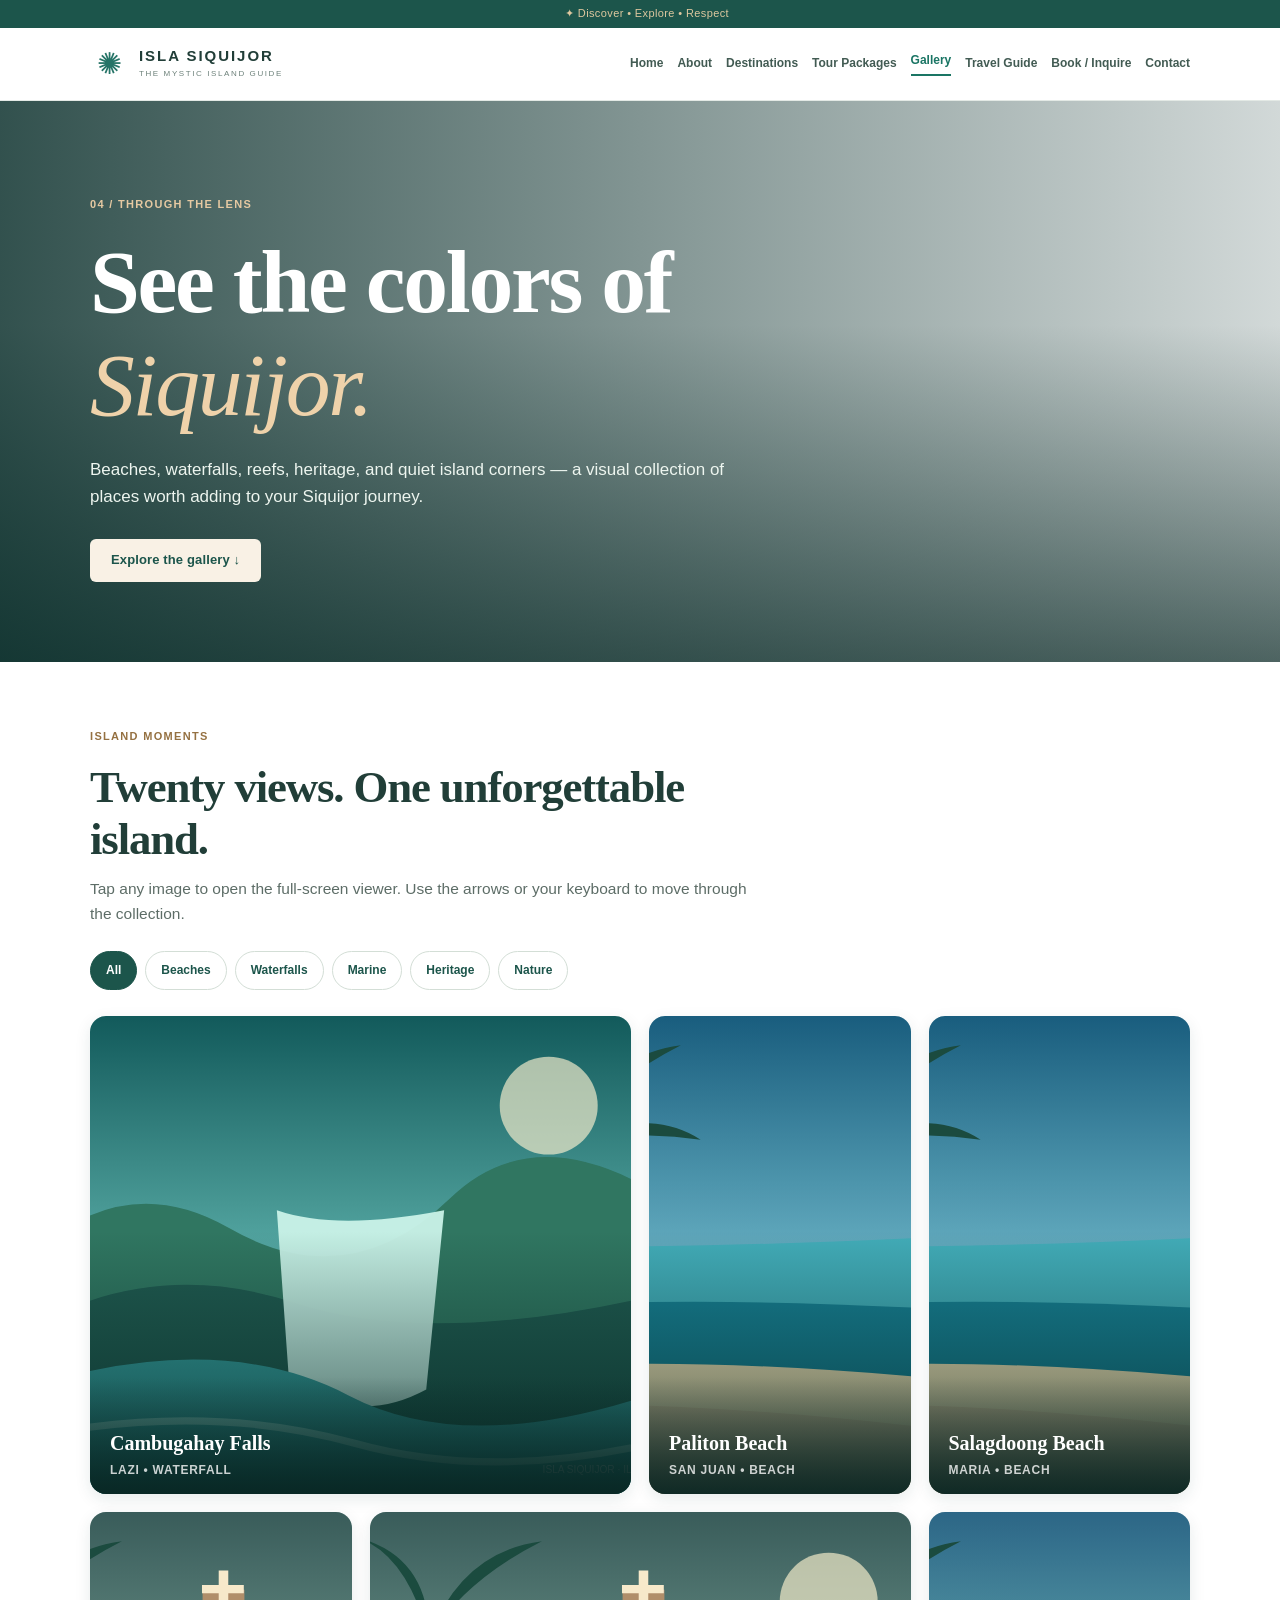
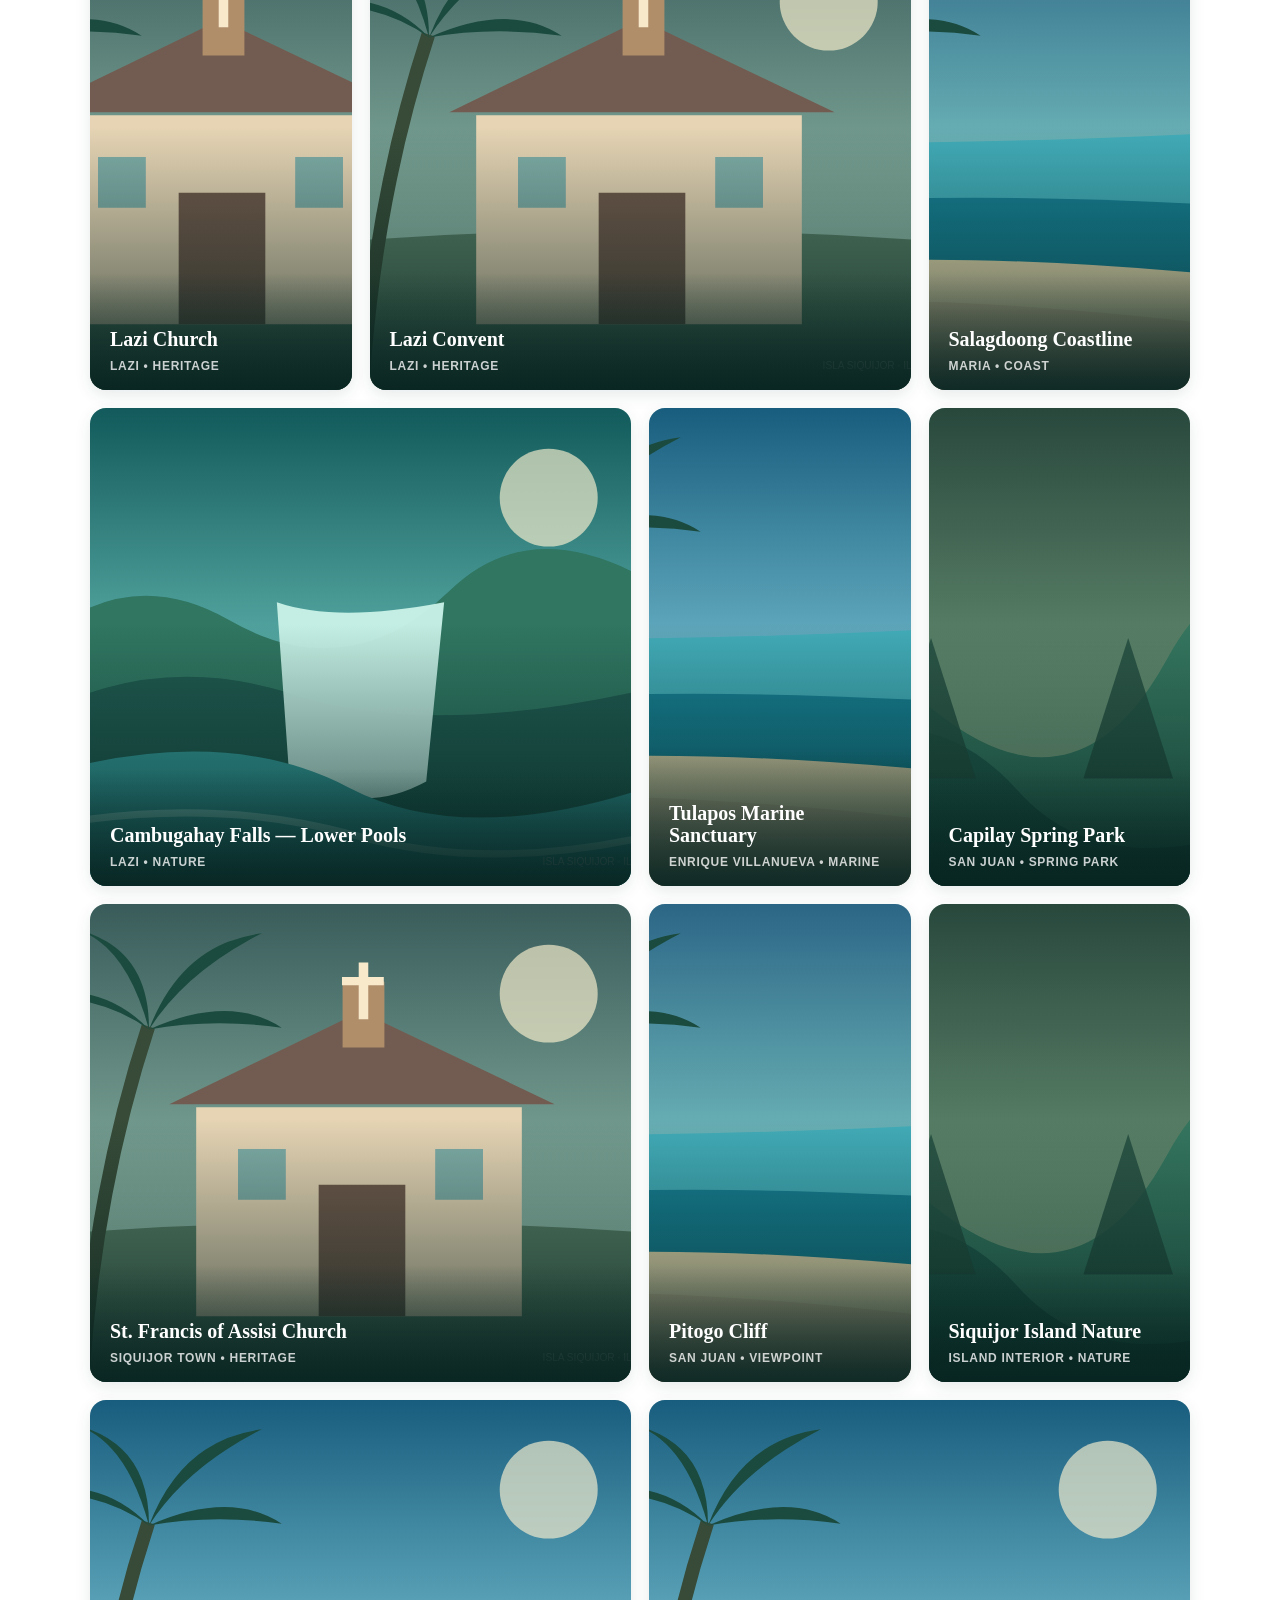
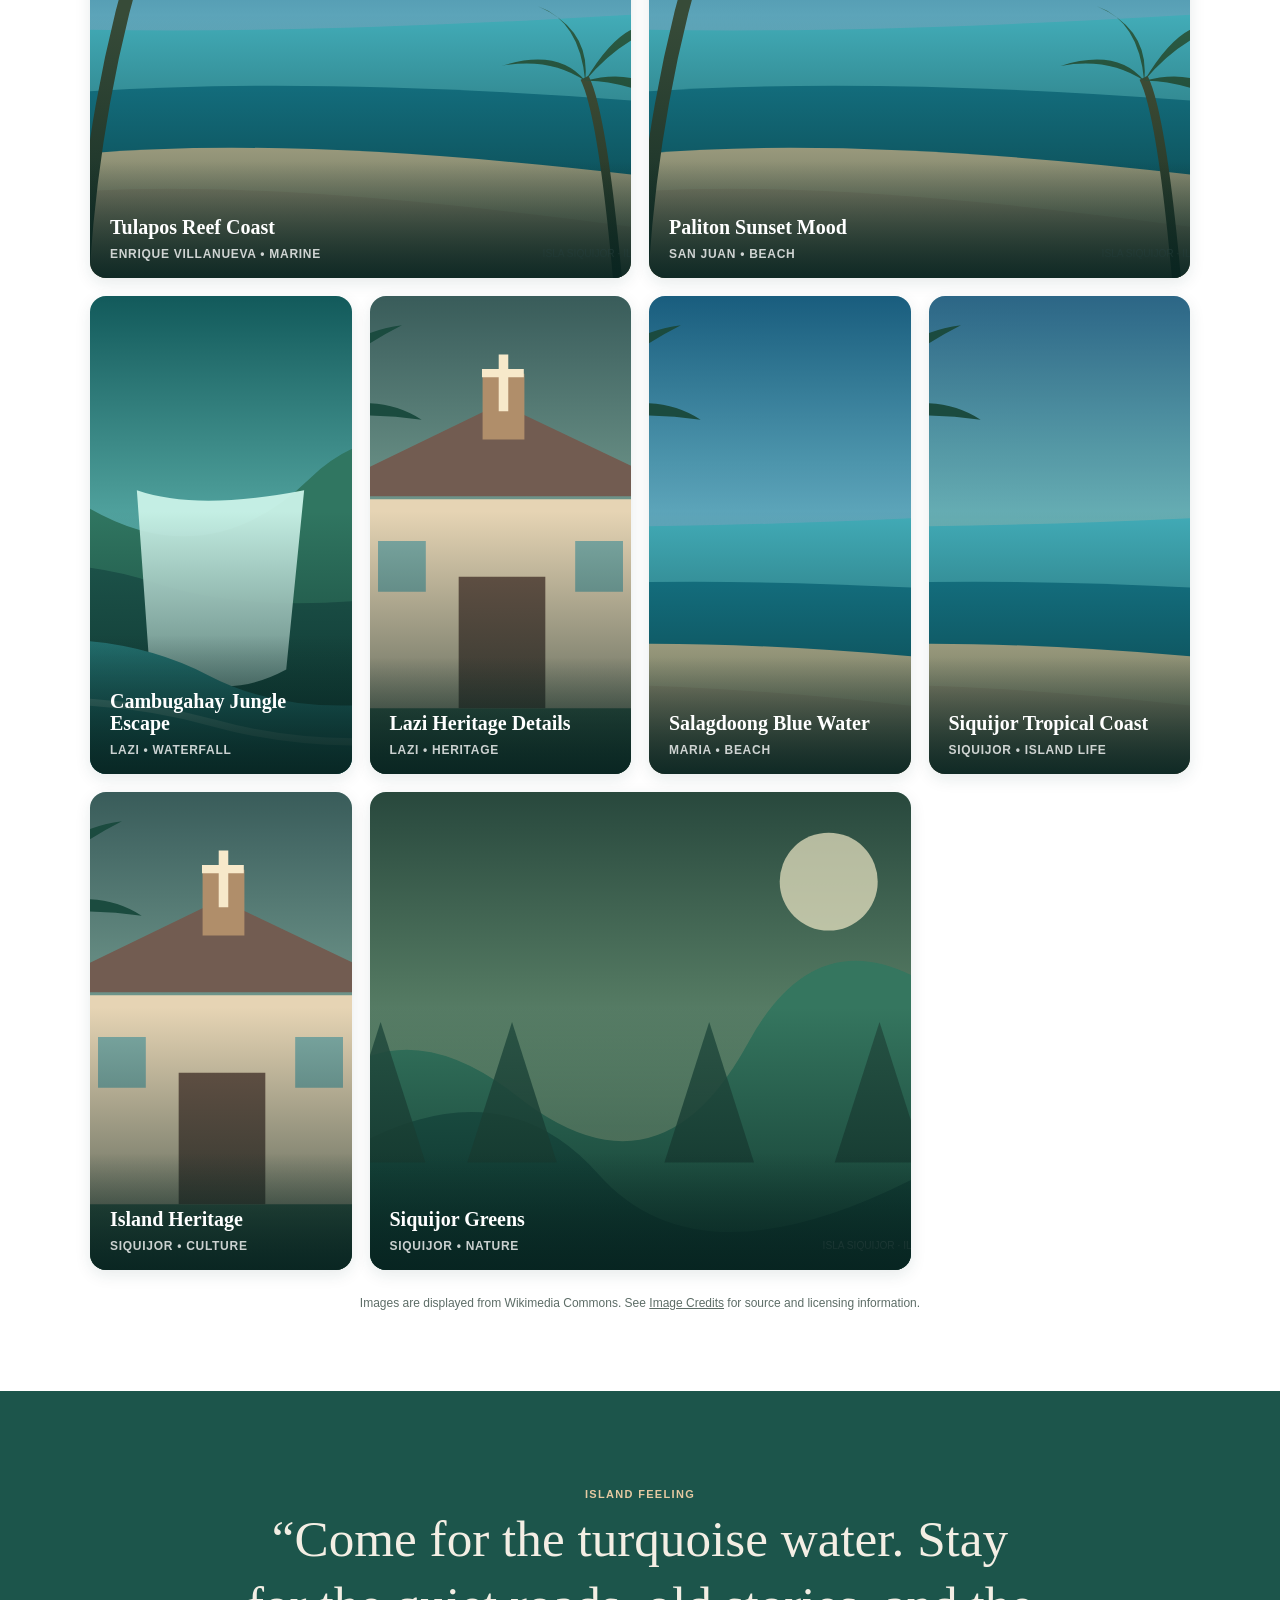
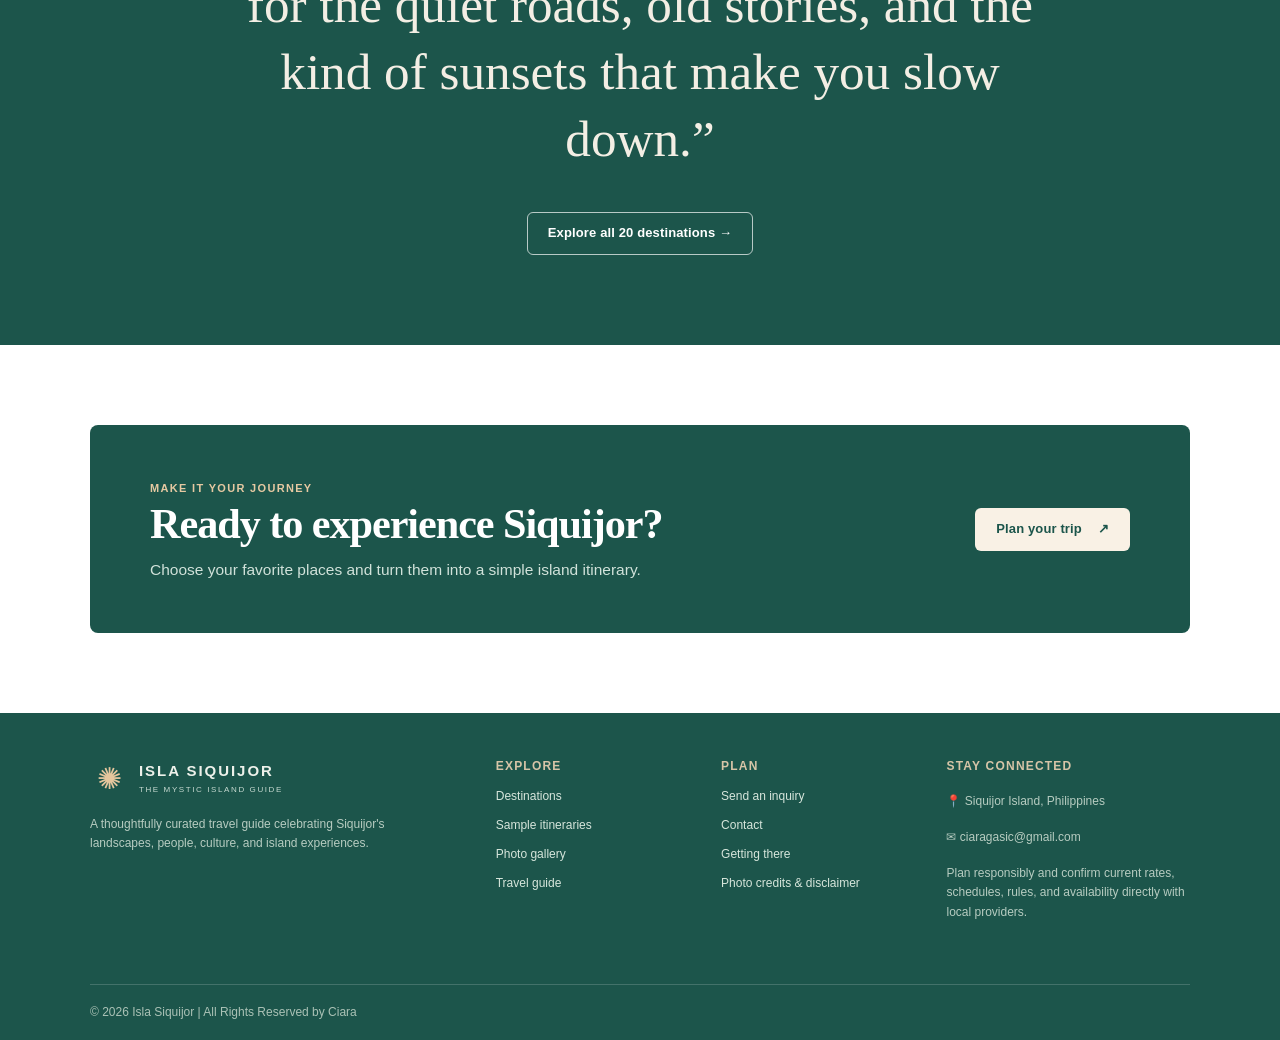
<file: gallery.html>
<!DOCTYPE html>

<html lang="en">
<head>
<meta charset="utf-8"/>
<meta content="width=device-width,initial-scale=1" name="viewport"/>
<meta content="#103d39" name="theme-color"/>
<meta content="Siquijor island photo gallery with at least eight credited destination photographs and a large-photo viewer." name="description"/>
<title>
   Gallery | Isla Siquijor
  </title>
<link href="https://commons.wikimedia.org" rel="preconnect"/>
<link href="assets/style.css" rel="stylesheet"/>
<script defer="" src="assets/script.js">
</script>
<link href="assets/simple-style.css" rel="stylesheet"/>

<style>
.gallery-grid-rich {
  display: grid;
  grid-template-columns: repeat(4, minmax(0, 1fr));
  grid-auto-rows: 230px;
  gap: 18px;
  align-items: stretch;
}

.gallery-grid-rich .gallery-item {
  position: relative;
  display: block;
  width: 100%;
  height: 100%;
  min-width: 0;
  min-height: 0;
  padding: 0;
  margin: 0;
  border: 0;
  border-radius: 16px;
  overflow: hidden;
  cursor: pointer;
  background: #dce9e5;
  appearance: none;
  -webkit-appearance: none;
  box-shadow: 0 5px 16px rgba(16,61,57,.10);
  transition: transform .25s ease, box-shadow .25s ease;
}

.gallery-grid-rich .gallery-item img {
  position: absolute;
  inset: 0;
  width: 100%;
  height: 100%;
  min-width: 100%;
  min-height: 100%;
  display: block;
  object-fit: cover;
  object-position: center;
  transition: transform .45s ease, filter .35s ease;
}

.gallery-grid-rich .gallery-item.featured {
  grid-column: span 2;
  grid-row: span 2;
}

.gallery-grid-rich .gallery-item.tall {
  grid-row: span 2;
}

.gallery-grid-rich .gallery-item.wide {
  grid-column: span 2;
}

.gallery-grid-rich .gallery-caption {
  position: absolute;
  z-index: 2;
  left: 0;
  right: 0;
  bottom: 0;
  display: flex;
  flex-direction: column;
  align-items: flex-start;
  gap: 3px;
  padding: 55px 20px 18px;
  color: #fff;
  text-align: left;
  background: linear-gradient(to bottom, rgba(7,35,32,0) 0%, rgba(7,35,32,.30) 35%, rgba(7,35,32,.88) 100%);
  pointer-events: none;
}

.gallery-grid-rich .gallery-caption strong {
  color: #fff;
  font-size: 1.25rem;
  line-height: 1.1;
  font-family: Georgia, "Times New Roman", serif;
}

.gallery-grid-rich .gallery-caption small {
  color: rgba(255,255,255,.92);
  font-size: .75rem;
  font-weight: 600;
  letter-spacing: .06em;
  text-transform: uppercase;
}

.gallery-grid-rich .gallery-item:hover {
  transform: translateY(-4px);
  box-shadow: 0 12px 30px rgba(16,61,57,.20);
}

.gallery-grid-rich .gallery-item:hover img {
  transform: scale(1.06);
  filter: brightness(1.03) saturate(1.05);
}

.gallery-grid-rich .gallery-item img.fallback-art {
  object-fit: cover;
}

.gallery-grid-rich .gallery-item[hidden] {
  display: none !important;
}

@media (max-width: 1000px) {
  .gallery-grid-rich {
    grid-template-columns: repeat(2, minmax(0, 1fr));
    grid-auto-rows: 240px;
  }

  .gallery-grid-rich .gallery-item.featured {
    grid-column: span 2;
    grid-row: span 2;
  }

  .gallery-grid-rich .gallery-item.wide {
    grid-column: span 2;
  }

  .gallery-grid-rich .gallery-item.tall {
    grid-row: span 2;
  }
}

@media (max-width: 650px) {
  .gallery-grid-rich {
    grid-template-columns: 1fr;
    grid-auto-rows: 280px;
    gap: 14px;
  }

  .gallery-grid-rich .gallery-item,
  .gallery-grid-rich .gallery-item.featured,
  .gallery-grid-rich .gallery-item.tall,
  .gallery-grid-rich .gallery-item.wide {
    grid-column: span 1;
    grid-row: span 1;
  }

  .gallery-grid-rich .gallery-caption {
    padding: 45px 16px 16px;
  }

  .gallery-grid-rich .gallery-caption strong {
    font-size: 1.15rem;
  }
}
</style>

</head>
<body>
<a class="skip-link" href="#main">
   Skip to content
  </a>
<div class="topbar">
   <span>
    ✦ Discover • Explore • Respect
   </span>
</div>
<!-- NAVIGATION BAR -->
<header class="site-header">
<div class="container nav-wrap">
<a aria-label="Isla Siquijor — Home" class="brand" href="index.html">
<span class="brand-mark">
      ✺
     </span>
<span>
<strong>
       ISLA SIQUIJOR
      </strong>
<small>
       THE MYSTIC ISLAND GUIDE
      </small>
</span>
</a>
<button aria-controls="site-nav" aria-expanded="false" aria-label="Open navigation" class="menu-toggle">
<span>
</span>
<span>
</span>
<span>
</span>
</button>
<nav aria-label="Main navigation" class="site-nav" id="site-nav">
<a class="" href="index.html">
      Home
     </a>
<a class="" href="about.html">
      About
     </a>
<a class="" href="destinations.html">
      Destinations
     </a>
<a class="" href="packages.html">
      Tour Packages
     </a>
<a aria-current="page" class="active" href="gallery.html">
      Gallery
     </a>
<a class="" href="travel-guide.html">
      Travel Guide
     </a>
<a class="" href="booking.html">
      Book / Inquire
     </a>
<a class="" href="contact.html">
      Contact
     </a>
</nav>
</div>
</header>
<!-- MAIN PAGE CONTENT -->
<main id="main">
<section class="gallery-hero">
<div class="gallery-hero-shade"></div>
<div class="container gallery-hero-content">
<div class="eyebrow light">04 / THROUGH THE LENS</div>
<h1>See the colors of <em>Siquijor.</em></h1>
<p>Beaches, waterfalls, reefs, heritage, and quiet island corners — a visual collection of places worth adding to your Siquijor journey.</p>
<a class="btn btn-cream" href="#photo-wall">Explore the gallery ↓</a>
</div>
</section>
<section class="section container" id="photo-wall">
<div class="section-head gallery-intro">
<div>
<div class="eyebrow">ISLAND MOMENTS</div>
<h2>Twenty views. One unforgettable island.</h2>
<p>Tap any image to open the full-screen viewer. Use the arrows or your keyboard to move through the collection.</p>
</div>
</div>
<div aria-label="Gallery filters" class="gallery-filter-bar">
<button class="gallery-filter-btn selected" data-gallery-filter="all">All</button>
<button class="gallery-filter-btn" data-gallery-filter="beach">Beaches</button>
<button class="gallery-filter-btn" data-gallery-filter="waterfall">Waterfalls</button>
<button class="gallery-filter-btn" data-gallery-filter="marine">Marine</button>
<button class="gallery-filter-btn" data-gallery-filter="heritage">Heritage</button>
<button class="gallery-filter-btn" data-gallery-filter="nature">Nature</button>
</div>
<div class="gallery-grid gallery-grid-rich">
<button aria-label="View larger photo: Cambugahay Falls" class="gallery-item featured" data-full="https://commons.wikimedia.org/wiki/Special:Redirect/file/Siquijor%20-%20Cambugahay%20Falls.jpg?width=1500" data-gallery-category="waterfall" data-title="Cambugahay Falls">
<img alt="Cambugahay Falls" data-fallback="assets/fallbacks/falls.svg" loading="lazy" onerror="this.onerror=null;this.src=this.dataset.fallback;this.classList.add('fallback-art')" src="https://commons.wikimedia.org/wiki/Special:Redirect/file/Siquijor%20-%20Cambugahay%20Falls.jpg?width=1100"/>
<span class="gallery-caption"><strong>Cambugahay Falls</strong><small>Lazi • Waterfall</small></span>
</button>
<button aria-label="View larger photo: Paliton Beach" class="gallery-item tall" data-full="https://commons.wikimedia.org/wiki/Special:Redirect/file/Paliton%20Beach%2C%20Siquijor%2C%20Philippines.JPG?width=1500" data-gallery-category="beach" data-title="Paliton Beach">
<img alt="Paliton Beach" data-fallback="assets/fallbacks/beach.svg" loading="lazy" onerror="this.onerror=null;this.src=this.dataset.fallback;this.classList.add('fallback-art')" src="https://commons.wikimedia.org/wiki/Special:Redirect/file/Paliton%20Beach%2C%20Siquijor%2C%20Philippines.JPG?width=1100"/>
<span class="gallery-caption"><strong>Paliton Beach</strong><small>San Juan • Beach</small></span>
</button>
<button aria-label="View larger photo: Salagdoong Beach" class="gallery-item" data-full="https://commons.wikimedia.org/wiki/Special:Redirect/file/Salagdoong%20Beach%2001.JPG?width=1500" data-gallery-category="beach" data-title="Salagdoong Beach">
<img alt="Salagdoong Beach" data-fallback="assets/fallbacks/beach.svg" loading="lazy" onerror="this.onerror=null;this.src=this.dataset.fallback;this.classList.add('fallback-art')" src="https://commons.wikimedia.org/wiki/Special:Redirect/file/Salagdoong%20Beach%2001.JPG?width=1100"/>
<span class="gallery-caption"><strong>Salagdoong Beach</strong><small>Maria • Beach</small></span>
</button>
<button aria-label="View larger photo: Lazi Church" class="gallery-item" data-full="https://commons.wikimedia.org/wiki/Special:Redirect/file/Siquijor%27s%20Lazi%20Church.jpg?width=1500" data-gallery-category="heritage" data-title="Lazi Church">
<img alt="Lazi Church" data-fallback="assets/fallbacks/heritage.svg" loading="lazy" onerror="this.onerror=null;this.src=this.dataset.fallback;this.classList.add('fallback-art')" src="https://commons.wikimedia.org/wiki/Special:Redirect/file/Siquijor%27s%20Lazi%20Church.jpg?width=1100"/>
<span class="gallery-caption"><strong>Lazi Church</strong><small>Lazi • Heritage</small></span>
</button>
<button aria-label="View larger photo: Lazi Convent" class="gallery-item wide" data-full="https://commons.wikimedia.org/wiki/Special:Redirect/file/Lazi%20Convent%20Facade.jpg?width=1500" data-gallery-category="heritage" data-title="Lazi Convent">
<img alt="Lazi Convent" data-fallback="assets/fallbacks/heritage.svg" loading="lazy" onerror="this.onerror=null;this.src=this.dataset.fallback;this.classList.add('fallback-art')" src="https://commons.wikimedia.org/wiki/Special:Redirect/file/Lazi%20Convent%20Facade.jpg?width=1100"/>
<span class="gallery-caption"><strong>Lazi Convent</strong><small>Lazi • Heritage</small></span>
</button>
<button aria-label="View larger photo: Cambugahay Falls — Lower Pools" class="gallery-item" data-full="https://commons.wikimedia.org/wiki/Special:Redirect/file/Cambugahay%20Falls%2001.JPG?width=1500" data-gallery-category="waterfall" data-title="Cambugahay Falls — Lower Pools">
<img alt="Cambugahay Falls — Lower Pools" data-fallback="assets/fallbacks/falls.svg" loading="lazy" onerror="this.onerror=null;this.src=this.dataset.fallback;this.classList.add('fallback-art')" src="https://commons.wikimedia.org/wiki/Special:Redirect/file/Cambugahay%20Falls%2001.JPG?width=1100"/>
<span class="gallery-caption"><strong>Cambugahay Falls — Lower Pools</strong><small>Lazi • Nature</small></span>
</button>
<button aria-label="View larger photo: Salagdoong Coastline" class="gallery-item" data-full="https://commons.wikimedia.org/wiki/Special:Redirect/file/Salagdoong%20beach.jpg?width=1500" data-gallery-category="beach" data-title="Salagdoong Coastline">
<img alt="Salagdoong Coastline" data-fallback="assets/fallbacks/coast.svg" loading="lazy" onerror="this.onerror=null;this.src=this.dataset.fallback;this.classList.add('fallback-art')" src="https://commons.wikimedia.org/wiki/Special:Redirect/file/Salagdoong%20beach.jpg?width=1100"/>
<span class="gallery-caption"><strong>Salagdoong Coastline</strong><small>Maria • Coast</small></span>
</button>
<button aria-label="View larger photo: Tulapos Marine Sanctuary" class="gallery-item tall" data-full="https://commons.wikimedia.org/wiki/Special:Redirect/file/Tulapos%20Marine%20Sanctuary%2001.JPG?width=1500" data-gallery-category="marine" data-title="Tulapos Marine Sanctuary">
<img alt="Tulapos Marine Sanctuary" data-fallback="assets/fallbacks/beach.svg" loading="lazy" onerror="this.onerror=null;this.src=this.dataset.fallback;this.classList.add('fallback-art')" src="https://commons.wikimedia.org/wiki/Special:Redirect/file/Tulapos%20Marine%20Sanctuary%2001.JPG?width=1100"/>
<span class="gallery-caption"><strong>Tulapos Marine Sanctuary</strong><small>Enrique Villanueva • Marine</small></span>
</button>
<button aria-label="View larger photo: Capilay Spring Park" class="gallery-item" data-full="https://commons.wikimedia.org/wiki/Special:Redirect/file/Capilay%20Spring%20Park%2001.jpg?width=1500" data-gallery-category="nature" data-title="Capilay Spring Park">
<img alt="Capilay Spring Park" data-fallback="assets/fallbacks/forest.svg" loading="lazy" onerror="this.onerror=null;this.src=this.dataset.fallback;this.classList.add('fallback-art')" src="https://commons.wikimedia.org/wiki/Special:Redirect/file/Capilay%20Spring%20Park%2001.jpg?width=1100"/>
<span class="gallery-caption"><strong>Capilay Spring Park</strong><small>San Juan • Spring Park</small></span>
</button>
<button aria-label="View larger photo: St. Francis of Assisi Church" class="gallery-item wide" data-full="https://commons.wikimedia.org/wiki/Special:Redirect/file/St%20Francis%20of%20Assisi%20Church.jpg?width=1500" data-gallery-category="heritage" data-title="St. Francis of Assisi Church">
<img alt="St. Francis of Assisi Church" data-fallback="assets/fallbacks/heritage.svg" loading="lazy" onerror="this.onerror=null;this.src=this.dataset.fallback;this.classList.add('fallback-art')" src="https://commons.wikimedia.org/wiki/Special:Redirect/file/St%20Francis%20of%20Assisi%20Church.jpg?width=1100"/>
<span class="gallery-caption"><strong>St. Francis of Assisi Church</strong><small>Siquijor Town • Heritage</small></span>
</button>
<button aria-label="View larger photo: Pitogo Cliff" class="gallery-item" data-full="https://commons.wikimedia.org/wiki/Special:Redirect/file/Pitogo%20Cliff%2C%20Siquijor.jpg?width=1500" data-gallery-category="nature" data-title="Pitogo Cliff">
<img alt="Pitogo Cliff" data-fallback="assets/fallbacks/coast.svg" loading="lazy" onerror="this.onerror=null;this.src=this.dataset.fallback;this.classList.add('fallback-art')" src="https://commons.wikimedia.org/wiki/Special:Redirect/file/Pitogo%20Cliff%2C%20Siquijor.jpg?width=1100"/>
<span class="gallery-caption"><strong>Pitogo Cliff</strong><small>San Juan • Viewpoint</small></span>
</button>
<button aria-label="View larger photo: Siquijor Island Nature" class="gallery-item" data-full="https://commons.wikimedia.org/wiki/Special:Redirect/file/Siquijor%20(11052546426).jpg?width=1500" data-gallery-category="nature" data-title="Siquijor Island Nature">
<img alt="Siquijor Island Nature" data-fallback="assets/fallbacks/forest.svg" loading="lazy" onerror="this.onerror=null;this.src=this.dataset.fallback;this.classList.add('fallback-art')" src="https://commons.wikimedia.org/wiki/Special:Redirect/file/Siquijor%20(11052546426).jpg?width=1100"/>
<span class="gallery-caption"><strong>Siquijor Island Nature</strong><small>Island Interior • Nature</small></span>
</button>
<button aria-label="View larger photo: Tulapos Reef Coast" class="gallery-item featured" data-full="https://commons.wikimedia.org/wiki/Special:Redirect/file/Tulapos%20Marine%20Sanctuary%2002.JPG?width=1500" data-gallery-category="marine" data-title="Tulapos Reef Coast">
<img alt="Tulapos Reef Coast" data-fallback="assets/fallbacks/beach.svg" loading="lazy" onerror="this.onerror=null;this.src=this.dataset.fallback;this.classList.add('fallback-art')" src="https://commons.wikimedia.org/wiki/Special:Redirect/file/Tulapos%20Marine%20Sanctuary%2002.JPG?width=1100"/>
<span class="gallery-caption"><strong>Tulapos Reef Coast</strong><small>Enrique Villanueva • Marine</small></span>
</button>
<button aria-label="View larger photo: Paliton Sunset Mood" class="gallery-item wide" data-full="https://commons.wikimedia.org/wiki/Special:Redirect/file/Paliton%20Beach%2C%20Siquijor%2C%20Philippines.JPG?width=1500" data-gallery-category="beach" data-title="Paliton Sunset Mood">
<img alt="Paliton Sunset Mood" data-fallback="assets/fallbacks/beach.svg" loading="lazy" onerror="this.onerror=null;this.src=this.dataset.fallback;this.classList.add('fallback-art')" src="https://commons.wikimedia.org/wiki/Special:Redirect/file/Paliton%20Beach%2C%20Siquijor%2C%20Philippines.JPG?width=1100"/>
<span class="gallery-caption"><strong>Paliton Sunset Mood</strong><small>San Juan • Beach</small></span>
</button>
<button aria-label="View larger photo: Cambugahay Jungle Escape" class="gallery-item" data-full="https://commons.wikimedia.org/wiki/Special:Redirect/file/Cambugahay%20falls.jpg?width=1500" data-gallery-category="waterfall" data-title="Cambugahay Jungle Escape">
<img alt="Cambugahay Jungle Escape" data-fallback="assets/fallbacks/falls.svg" loading="lazy" onerror="this.onerror=null;this.src=this.dataset.fallback;this.classList.add('fallback-art')" src="https://commons.wikimedia.org/wiki/Special:Redirect/file/Cambugahay%20falls.jpg?width=1100"/>
<span class="gallery-caption"><strong>Cambugahay Jungle Escape</strong><small>Lazi • Waterfall</small></span>
</button>
<button aria-label="View larger photo: Lazi Heritage Details" class="gallery-item" data-full="https://commons.wikimedia.org/wiki/Special:Redirect/file/Lazi%20Convent%20Facade.jpg?width=1500" data-gallery-category="heritage" data-title="Lazi Heritage Details">
<img alt="Lazi Heritage Details" data-fallback="assets/fallbacks/heritage.svg" loading="lazy" onerror="this.onerror=null;this.src=this.dataset.fallback;this.classList.add('fallback-art')" src="https://commons.wikimedia.org/wiki/Special:Redirect/file/Lazi%20Convent%20Facade.jpg?width=1100"/>
<span class="gallery-caption"><strong>Lazi Heritage Details</strong><small>Lazi • Heritage</small></span>
</button>
<button aria-label="View larger photo: Salagdoong Blue Water" class="gallery-item tall" data-full="https://commons.wikimedia.org/wiki/Special:Redirect/file/Salagdoong%20Beach%2001.JPG?width=1500" data-gallery-category="beach" data-title="Salagdoong Blue Water">
<img alt="Salagdoong Blue Water" data-fallback="assets/fallbacks/beach.svg" loading="lazy" onerror="this.onerror=null;this.src=this.dataset.fallback;this.classList.add('fallback-art')" src="https://commons.wikimedia.org/wiki/Special:Redirect/file/Salagdoong%20Beach%2001.JPG?width=1100"/>
<span class="gallery-caption"><strong>Salagdoong Blue Water</strong><small>Maria • Beach</small></span>
</button>
<button aria-label="View larger photo: Siquijor Tropical Coast" class="gallery-item" data-full="https://commons.wikimedia.org/wiki/Special:Redirect/file/Salagdoong%20beach.jpg?width=1500" data-gallery-category="nature" data-title="Siquijor Tropical Coast">
<img alt="Siquijor Tropical Coast" data-fallback="assets/fallbacks/coast.svg" loading="lazy" onerror="this.onerror=null;this.src=this.dataset.fallback;this.classList.add('fallback-art')" src="https://commons.wikimedia.org/wiki/Special:Redirect/file/Salagdoong%20beach.jpg?width=1100"/>
<span class="gallery-caption"><strong>Siquijor Tropical Coast</strong><small>Siquijor • Island Life</small></span>
</button>
<button aria-label="View larger photo: Island Heritage" class="gallery-item" data-full="https://commons.wikimedia.org/wiki/Special:Redirect/file/St%20Francis%20of%20Assisi%20Church.jpg?width=1500" data-gallery-category="heritage" data-title="Island Heritage">
<img alt="Island Heritage" data-fallback="assets/fallbacks/heritage.svg" loading="lazy" onerror="this.onerror=null;this.src=this.dataset.fallback;this.classList.add('fallback-art')" src="https://commons.wikimedia.org/wiki/Special:Redirect/file/St%20Francis%20of%20Assisi%20Church.jpg?width=1100"/>
<span class="gallery-caption"><strong>Island Heritage</strong><small>Siquijor • Culture</small></span>
</button>
<button aria-label="View larger photo: Siquijor Greens" class="gallery-item wide" data-full="https://commons.wikimedia.org/wiki/Special:Redirect/file/Siquijor%20(11052546426).jpg?width=1500" data-gallery-category="nature" data-title="Siquijor Greens">
<img alt="Siquijor Greens" data-fallback="assets/fallbacks/forest.svg" loading="lazy" onerror="this.onerror=null;this.src=this.dataset.fallback;this.classList.add('fallback-art')" src="https://commons.wikimedia.org/wiki/Special:Redirect/file/Siquijor%20(11052546426).jpg?width=1100"/>
<span class="gallery-caption"><strong>Siquijor Greens</strong><small>Siquijor • Nature</small></span>
</button>
</div>
<p class="gallery-credit">Images are displayed from Wikimedia Commons. See <a href="credits.html">Image Credits</a> for source and licensing information.</p>
</section>
<section class="gallery-quote-section">
<div class="container narrow">
<span class="eyebrow light">ISLAND FEELING</span>
<blockquote>“Come for the turquoise water. Stay for the quiet roads, old stories, and the kind of sunsets that make you slow down.”</blockquote>
<a class="btn btn-outline-light" href="destinations.html">Explore all 20 destinations →</a>
</div>
</section>
<div aria-hidden="true" aria-label="Photo viewer" aria-modal="true" class="lightbox" role="dialog">
<button aria-label="Previous gallery image" class="lightbox-prev" type="button">←</button>
<button aria-label="Next gallery image" class="lightbox-next" type="button">→</button>
<span aria-live="polite" class="lightbox-counter"></span>
<button aria-label="Close photo viewer" class="lightbox-close">×</button>
<img alt=""/>
<p class="lightbox-caption"></p>
</div>
<section class="container">
<div class="cta-band">
<div><span class="eyebrow light">MAKE IT YOUR JOURNEY</span><h2>Ready to experience Siquijor?</h2><p>Choose your favorite places and turn them into a simple island itinerary.</p></div>
<a class="btn btn-cream" href="booking.html">Plan your trip <span aria-hidden="true">↗</span></a>
</div>
</section>
</main>
<!-- FOOTER / COPYRIGHT -->
<footer class="footer">
<div class="container footer-grid">
<div>
<a class="brand brand-footer" href="index.html">
<span class="brand-mark">
       ✺
      </span>
<span>
<strong>
        ISLA SIQUIJOR
       </strong>
<small>
        THE MYSTIC ISLAND GUIDE
       </small>
</span>
</a>
<p>
      A thoughtfully curated travel guide celebrating Siquijor's landscapes, people, culture, and island experiences.
     </p>
</div>
<div>
<h3>
      Explore
     </h3>
<a href="destinations.html">
      Destinations
     </a>
<a href="packages.html">
      Sample itineraries
     </a>
<a href="gallery.html">
      Photo gallery
     </a>
<a href="travel-guide.html">
      Travel guide
     </a>
</div>
<div>
<h3>
      Plan
     </h3>
<a href="booking.html">
      Send an inquiry
     </a>
<a href="contact.html">
      Contact
     </a>
<a href="travel-guide.html#transport">
      Getting there
     </a>
<a href="credits.html">
      Photo credits &amp; disclaimer
     </a>
</div>
<div>
<h3>
      Stay connected
     </h3>
<p>
      📍 Siquijor Island, Philippines
     </p>
    <p>
     ✉
         <a 
          href="https://mail.google.com/mail/?view=cm&fs=1&to=ciaragasic@gmail.com"
         target="_blank"
         rel="noopener noreferrer"
         >
             ciaragasic@gmail.com
          </a>
    </p>
<p class="micro">
      Plan responsibly and confirm current rates, schedules, rules, and availability directly with local providers.
     </p>
</div>
</div>
<div class="container footer-bottom">
<span>
     © 2026 Isla Siquijor | All Rights Reserved by Ciara
    </span>
</div>
</footer>
<button aria-label="Back to top" class="to-top">
   ↑
  </button>
</body>
</html>
</file>
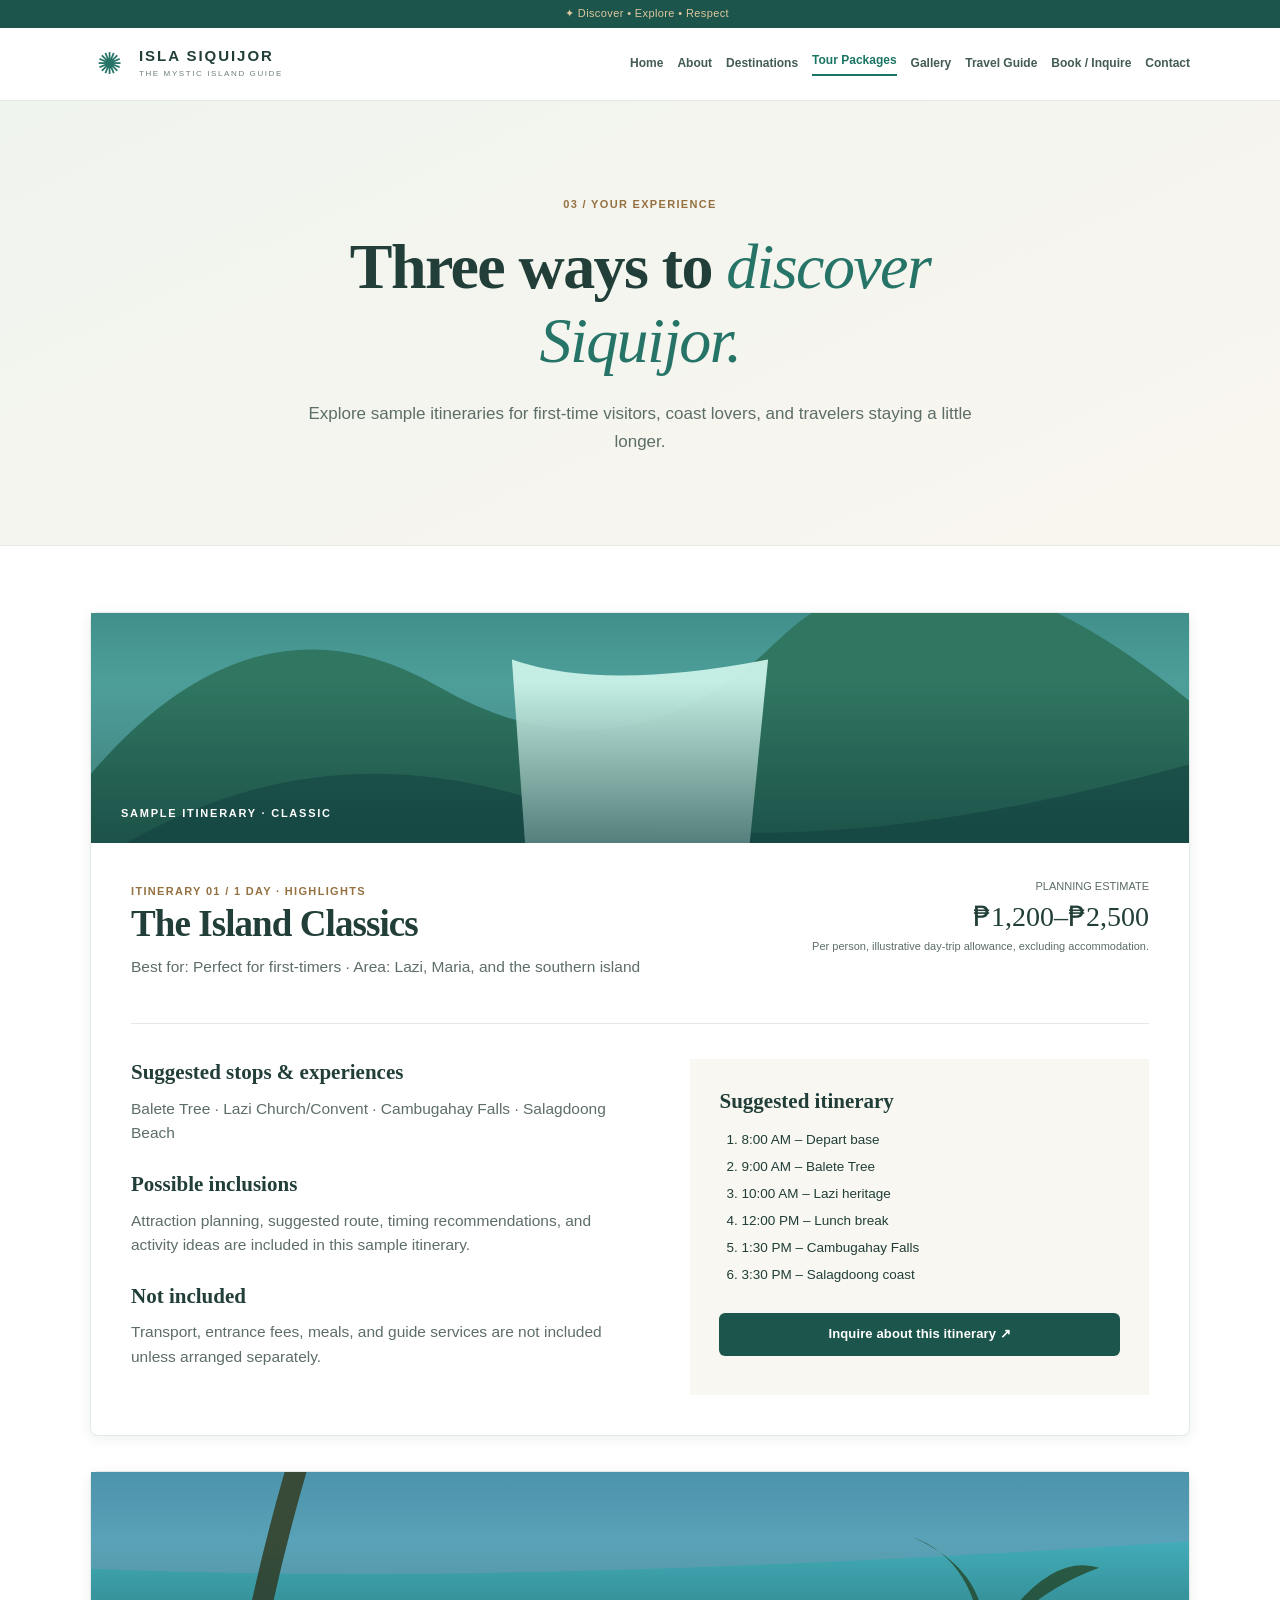
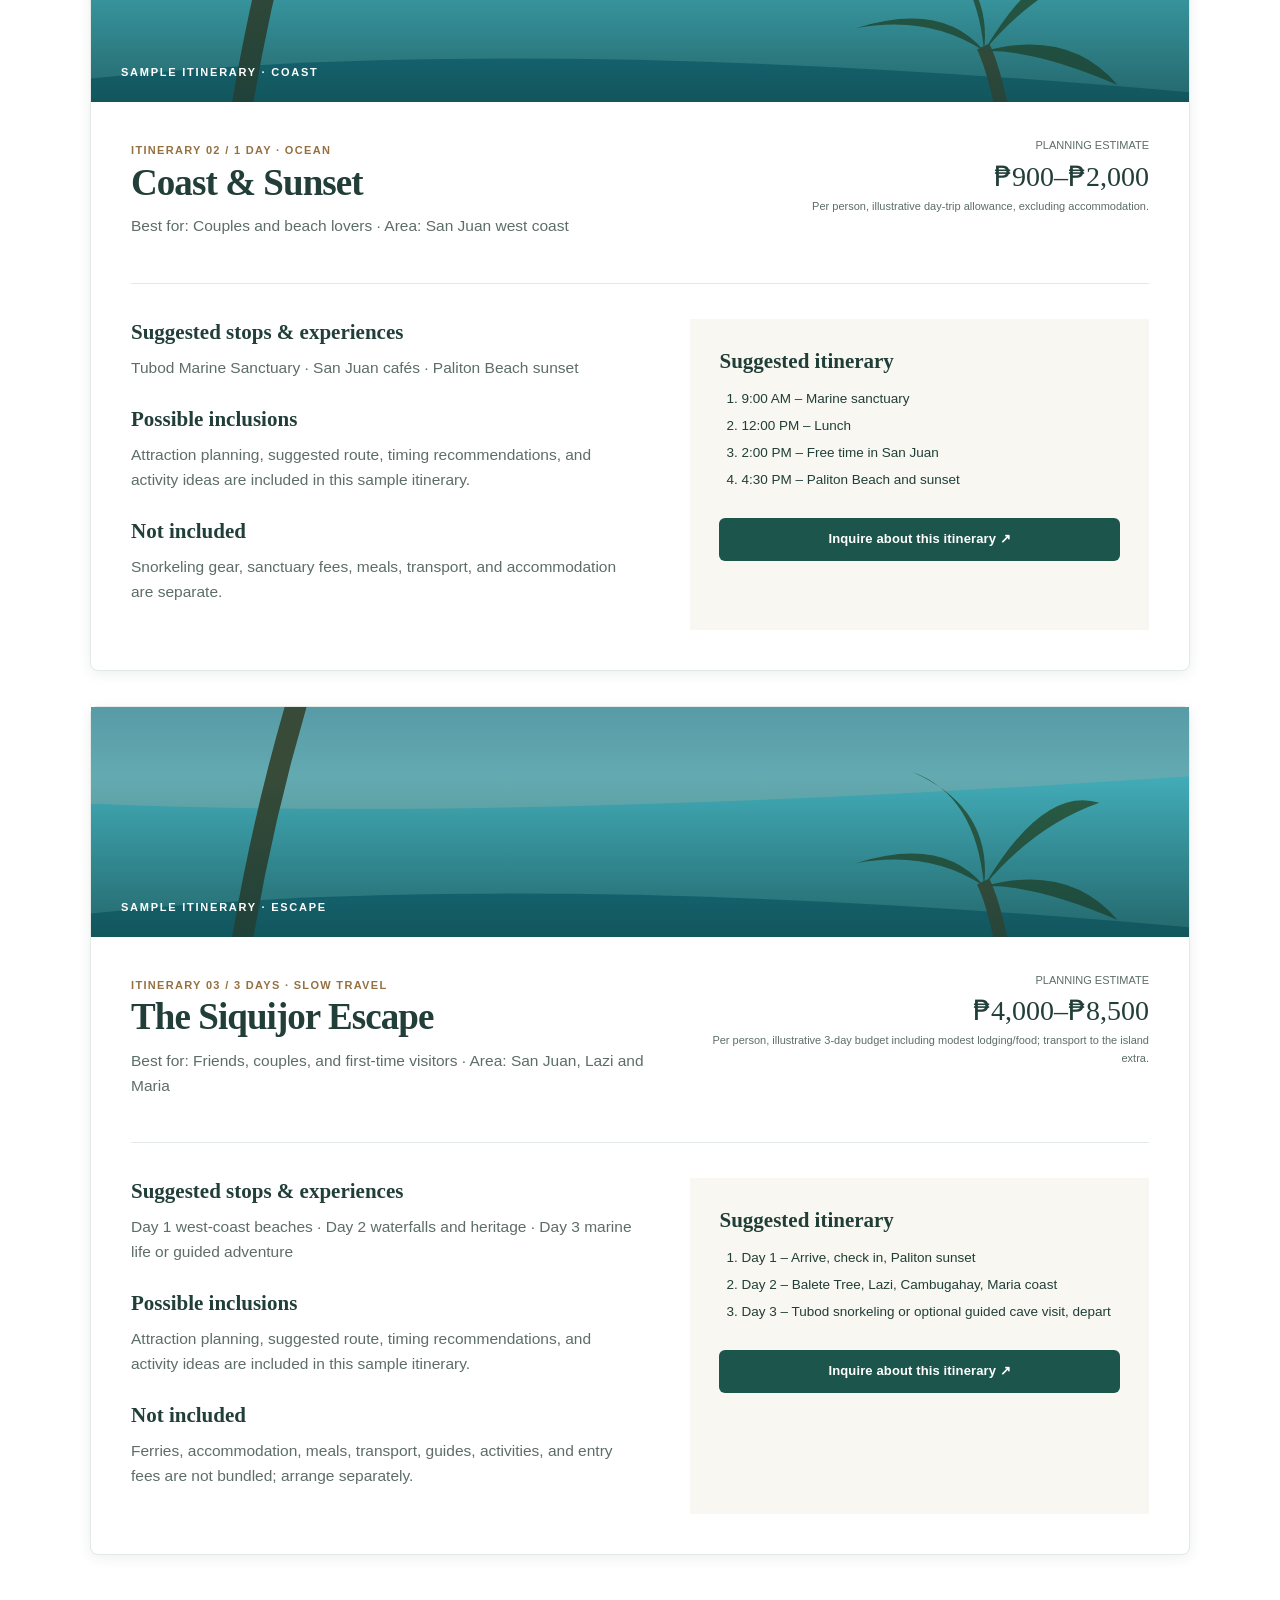
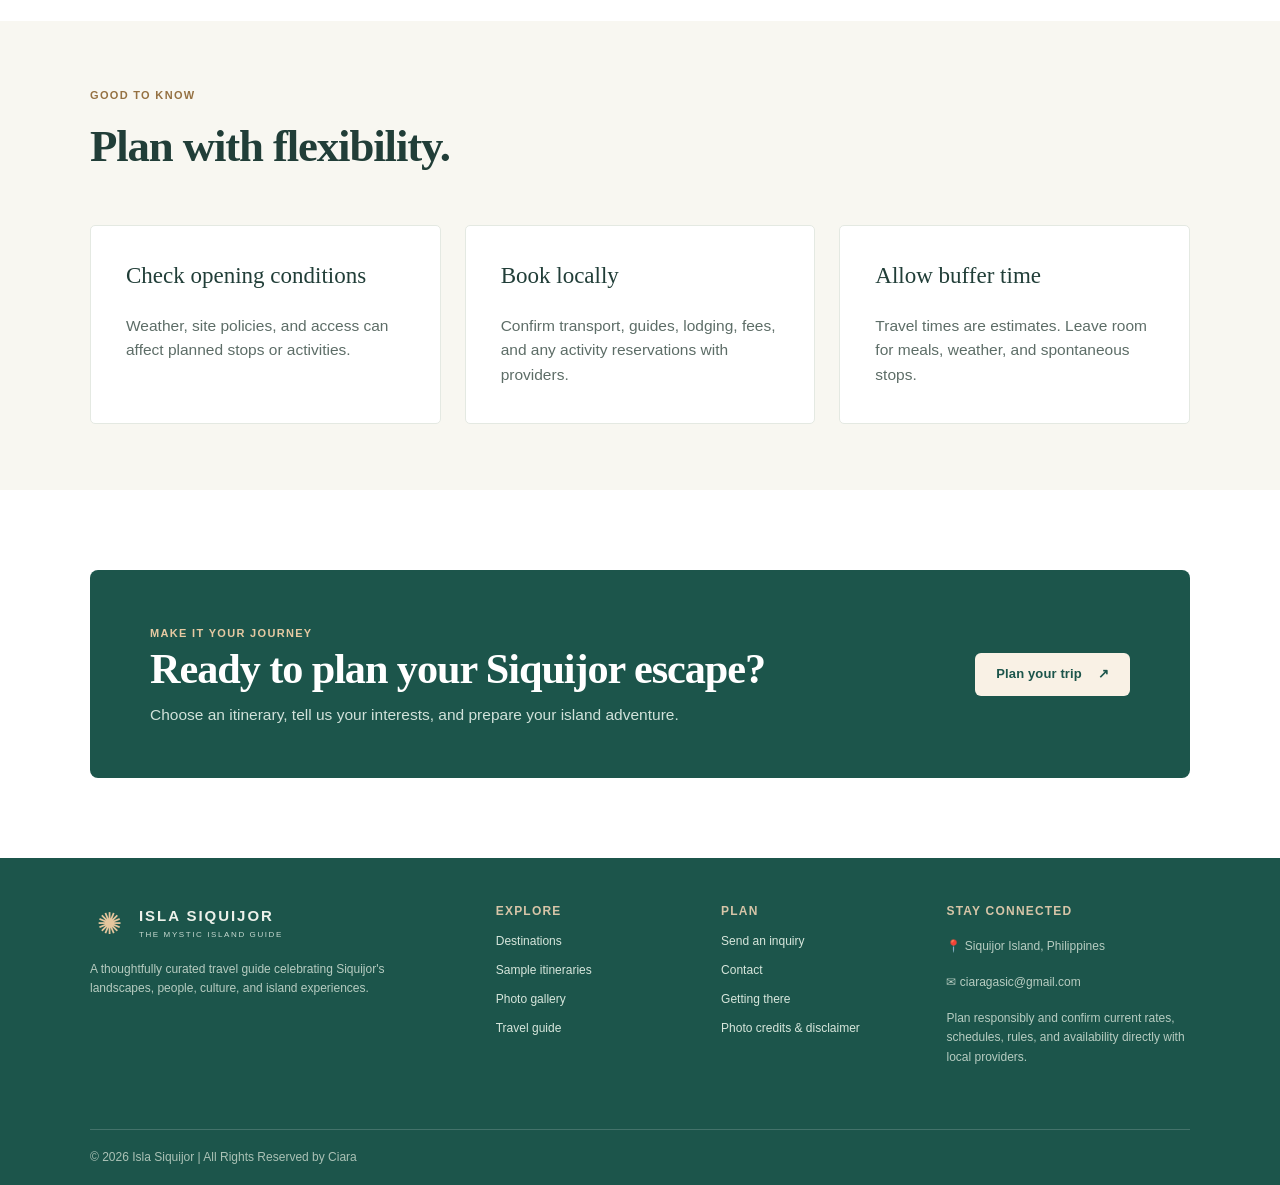
<file: packages.html>
<!DOCTYPE html>
<html lang="en">
 <head>
  <meta charset="utf-8"/>
  <meta content="width=device-width,initial-scale=1" name="viewport"/>
  <meta content="#103d39" name="theme-color"/>
  <meta content="Compare three Siquijor sample itineraries with activities, suggested schedules, budgets, exclusions, and inquiry links." name="description"/>
  <title>
   Tour Packages | Isla Siquijor
  </title>
  <link href="https://commons.wikimedia.org" rel="preconnect"/>
  <link href="assets/style.css" rel="stylesheet"/>
  <script defer="" src="assets/script.js">
  </script>
  <link href="assets/simple-style.css" rel="stylesheet"/>
 </head>
 <body>
  <a class="skip-link" href="#main">
   Skip to content
  </a>
  <div class="topbar">
   <span>
    ✦ Discover &bull; Explore &bull; Respect
   </span>
  </div>
  <!-- NAVIGATION BAR -->
  <header class="site-header">
   <div class="container nav-wrap">
    <a aria-label="Isla Siquijor &mdash; Home" class="brand" href="index.html">
     <span class="brand-mark">
      ✺
     </span>
     <span>
      <strong>
       ISLA SIQUIJOR
      </strong>
      <small>
       THE MYSTIC ISLAND GUIDE
      </small>
     </span>
    </a>
    <button aria-controls="site-nav" aria-expanded="false" aria-label="Open navigation" class="menu-toggle">
     <span>
     </span>
     <span>
     </span>
     <span>
     </span>
    </button>
    <nav aria-label="Main navigation" class="site-nav" id="site-nav">
     <a class="" href="index.html">
      Home
     </a>
     <a class="" href="about.html">
      About
     </a>
     <a class="" href="destinations.html">
      Destinations
     </a>
     <a aria-current="page" class="active" href="packages.html">
      Tour Packages
     </a>
     <a class="" href="gallery.html">
      Gallery
     </a>
     <a class="" href="travel-guide.html">
      Travel Guide
     </a>
     <a class="" href="booking.html">
      Book / Inquire
     </a>
     <a class="" href="contact.html">
      Contact
     </a>
    </nav>
   </div>
  </header>
  <!-- MAIN PAGE CONTENT -->
  <main id="main">
   <section class="page-hero">
    <div class="container narrow">
     <div class="eyebrow">
      03 / YOUR EXPERIENCE
     </div>
     <h1>
      Three ways to
      <em>
       discover Siquijor.
      </em>
     </h1>
     <p>
      Explore sample itineraries for first-time visitors, coast lovers, and travelers staying a little longer.
     </p>
    </div>
   </section>
   <section class="section container package-list">
    <article class="package-detail" id="classic">
     <div class="package-banner package-classic">
      <img alt="Siquijor scenery for the classic itinerary" data-fallback="assets/fallbacks/falls.svg" loading="lazy" onerror="this.onerror=null;this.src=this.dataset.fallback;this.classList.add('fallback-art')" src="https://commons.wikimedia.org/wiki/Special:Redirect/file/Siquijor%20-%20Cambugahay%20Falls.jpg?width=1100"/>
      <span>
       SAMPLE ITINERARY &middot; CLASSIC
      </span>
     </div>
     <div class="package-top">
      <div>
       <span class="eyebrow">
        ITINERARY 01 / 1 DAY &middot; HIGHLIGHTS
       </span>
       <h2>
        The Island Classics
       </h2>
       <p>
        Best for: Perfect for first-timers &middot; Area: Lazi, Maria, and the southern island
       </p>
      </div>
      <div class="budget">
       <small>
        PLANNING ESTIMATE
       </small>
       <strong>
        ₱1,200&ndash;₱2,500
       </strong>
       <span>
        Per person, illustrative day-trip allowance, excluding accommodation.
       </span>
      </div>
     </div>
     <div class="package-columns">
      <div>
       <h3>
        Suggested stops &amp; experiences
       </h3>
       <p>
        Balete Tree &middot; Lazi Church/Convent &middot; Cambugahay Falls &middot; Salagdoong Beach
       </p>
       <h3>
        Possible inclusions
       </h3>
       <p>
        Attraction planning, suggested route, timing recommendations, and activity ideas are included in this sample itinerary.
       </p>
       <h3>
        Not included
       </h3>
       <p>
        Transport, entrance fees, meals, and guide services are not included unless arranged separately.
       </p>
      </div>
      <div class="itinerary-box">
       <h3>
        Suggested itinerary
       </h3>
       <ol>
        <li>
         8:00 AM &ndash; Depart base
        </li>
        <li>
         9:00 AM &ndash; Balete Tree
        </li>
        <li>
         10:00 AM &ndash; Lazi heritage
        </li>
        <li>
         12:00 PM &ndash; Lunch break
        </li>
        <li>
         1:30 PM &ndash; Cambugahay Falls
        </li>
        <li>
         3:30 PM &ndash; Salagdoong coast
        </li>
       </ol>
       <a class="btn btn-primary full" href="booking.html?package=The%20Island%20Classics">
        Inquire about this itinerary &nearrow;
       </a>
      </div>
     </div>
    </article>
    <article class="package-detail" id="coast">
     <div class="package-banner package-coast">
      <img alt="Siquijor scenery for the coast itinerary" data-fallback="assets/fallbacks/beach.svg" loading="lazy" onerror="this.onerror=null;this.src=this.dataset.fallback;this.classList.add('fallback-art')" src="https://commons.wikimedia.org/wiki/Special:Redirect/file/Paliton%20Beach%2C%20Siquijor%2C%20Philippines.JPG?width=1100"/>
      <span>
       SAMPLE ITINERARY &middot; COAST
      </span>
     </div>
     <div class="package-top">
      <div>
       <span class="eyebrow">
        ITINERARY 02 / 1 DAY &middot; OCEAN
       </span>
       <h2>
        Coast &amp; Sunset
       </h2>
       <p>
        Best for: Couples and beach lovers &middot; Area: San Juan west coast
       </p>
      </div>
      <div class="budget">
       <small>
        PLANNING ESTIMATE
       </small>
       <strong>
        ₱900&ndash;₱2,000
       </strong>
       <span>
        Per person, illustrative day-trip allowance, excluding accommodation.
       </span>
      </div>
     </div>
     <div class="package-columns">
      <div>
       <h3>
        Suggested stops &amp; experiences
       </h3>
       <p>
        Tubod Marine Sanctuary &middot; San Juan caf&eacute;s &middot; Paliton Beach sunset
       </p>
       <h3>
        Possible inclusions
       </h3>
       <p>
        Attraction planning, suggested route, timing recommendations, and activity ideas are included in this sample itinerary.
       </p>
       <h3>
        Not included
       </h3>
       <p>
        Snorkeling gear, sanctuary fees, meals, transport, and accommodation are separate.
       </p>
      </div>
      <div class="itinerary-box">
       <h3>
        Suggested itinerary
       </h3>
       <ol>
        <li>
         9:00 AM &ndash; Marine sanctuary
        </li>
        <li>
         12:00 PM &ndash; Lunch
        </li>
        <li>
         2:00 PM &ndash; Free time in San Juan
        </li>
        <li>
         4:30 PM &ndash; Paliton Beach and sunset
        </li>
       </ol>
       <a class="btn btn-primary full" href="booking.html?package=Coast%20%26%20Sunset">
        Inquire about this itinerary &nearrow;
       </a>
      </div>
     </div>
    </article>
    <article class="package-detail" id="escape">
     <div class="package-banner package-escape">
      <img alt="Siquijor scenery for the escape itinerary" data-fallback="assets/fallbacks/coast.svg" loading="lazy" onerror="this.onerror=null;this.src=this.dataset.fallback;this.classList.add('fallback-art')" src="https://commons.wikimedia.org/wiki/Special:Redirect/file/Salagdoong%20Beach%2001.JPG?width=1100"/>
      <span>
       SAMPLE ITINERARY &middot; ESCAPE
      </span>
     </div>
     <div class="package-top">
      <div>
       <span class="eyebrow">
        ITINERARY 03 / 3 DAYS &middot; SLOW TRAVEL
       </span>
       <h2>
        The Siquijor Escape
       </h2>
       <p>
        Best for: Friends, couples, and first-time visitors &middot; Area: San Juan, Lazi and Maria
       </p>
      </div>
      <div class="budget">
       <small>
        PLANNING ESTIMATE
       </small>
       <strong>
        ₱4,000&ndash;₱8,500
       </strong>
       <span>
        Per person, illustrative 3-day budget including modest lodging/food; transport to the island extra.
       </span>
      </div>
     </div>
     <div class="package-columns">
      <div>
       <h3>
        Suggested stops &amp; experiences
       </h3>
       <p>
        Day 1 west-coast beaches &middot; Day 2 waterfalls and heritage &middot; Day 3 marine life or guided adventure
       </p>
       <h3>
        Possible inclusions
       </h3>
       <p>
        Attraction planning, suggested route, timing recommendations, and activity ideas are included in this sample itinerary.
       </p>
       <h3>
        Not included
       </h3>
       <p>
        Ferries, accommodation, meals, transport, guides, activities, and entry fees are not bundled; arrange separately.
       </p>
      </div>
      <div class="itinerary-box">
       <h3>
        Suggested itinerary
       </h3>
       <ol>
        <li>
         Day 1 &ndash; Arrive, check in, Paliton sunset
        </li>
        <li>
         Day 2 &ndash; Balete Tree, Lazi, Cambugahay, Maria coast
        </li>
        <li>
         Day 3 &ndash; Tubod snorkeling or optional guided cave visit, depart
        </li>
       </ol>
       <a class="btn btn-primary full" href="booking.html?package=The%20Siquijor%20Escape">
        Inquire about this itinerary &nearrow;
       </a>
      </div>
     </div>
    </article>
   </section>
   <section class="section sand">
    <div class="container">
     <div class="section-head">
      <div>
       <div class="eyebrow">
        GOOD TO KNOW
       </div>
       <h2>
        Plan with flexibility.
       </h2>
      </div>
     </div>
     <div class="three-columns">
      <div class="feature-box">
       <h3>
        Check opening conditions
       </h3>
       <p>
        Weather, site policies, and access can affect planned stops or activities.
       </p>
      </div>
      <div class="feature-box">
       <h3>
        Book locally
       </h3>
       <p>
        Confirm transport, guides, lodging, fees, and any activity reservations with providers.
       </p>
      </div>
      <div class="feature-box">
       <h3>
        Allow buffer time
       </h3>
       <p>
        Travel times are estimates. Leave room for meals, weather, and spontaneous stops.
       </p>
      </div>
     </div>
    </div>
   </section>
   <section class="container">
    <div class="cta-band">
     <div>
      <span class="eyebrow light">
       MAKE IT YOUR JOURNEY
      </span>
      <h2>
       Ready to plan your Siquijor escape?
      </h2>
      <p>
       Choose an itinerary, tell us your interests, and prepare your island adventure.
      </p>
     </div>
     <a class="btn btn-cream" href="booking.html">
      Plan your trip
      <span aria-hidden="true">
       &nearrow;
      </span>
     </a>
    </div>
   </section>
  </main>
  <!-- FOOTER / COPYRIGHT -->
  <footer class="footer">
   <div class="container footer-grid">
    <div>
     <a class="brand brand-footer" href="index.html">
      <span class="brand-mark">
       ✺
      </span>
      <span>
       <strong>
        ISLA SIQUIJOR
       </strong>
       <small>
        THE MYSTIC ISLAND GUIDE
       </small>
      </span>
     </a>
     <p>
      A thoughtfully curated travel guide celebrating Siquijor's landscapes, people, culture, and island experiences.
     </p>
    </div>
    <div>
     <h3>
      Explore
     </h3>
     <a href="destinations.html">
      Destinations
     </a>
     <a href="packages.html">
      Sample itineraries
     </a>
     <a href="gallery.html">
      Photo gallery
     </a>
     <a href="travel-guide.html">
      Travel guide
     </a>
    </div>
    <div>
     <h3>
      Plan
     </h3>
     <a href="booking.html">
      Send an inquiry
     </a>
     <a href="contact.html">
      Contact
     </a>
     <a href="travel-guide.html#transport">
      Getting there
     </a>
     <a href="credits.html">
      Photo credits &amp; disclaimer
     </a>
    </div>
    <div>
     <h3>
      Stay connected
     </h3>
     <p>
      📍 Siquijor Island, Philippines
     </p>
    <p>
     ✉
         <a 
          href="https://mail.google.com/mail/?view=cm&fs=1&to=ciaragasic@gmail.com"
         target="_blank"
         rel="noopener noreferrer"
         >
             ciaragasic@gmail.com
          </a>
    </p>
     <p class="micro">
      Plan responsibly and confirm current rates, schedules, rules, and availability directly with local providers.
     </p>
    </div>
   </div>
   <div class="container footer-bottom">
    <span>
     &copy; 2026 Isla Siquijor | All Rights Reserved by Ciara
    </span>
   </div>
  </footer>
  <button aria-label="Back to top" class="to-top">
   &uarr;
  </button>
 </body>
</html>
</file>
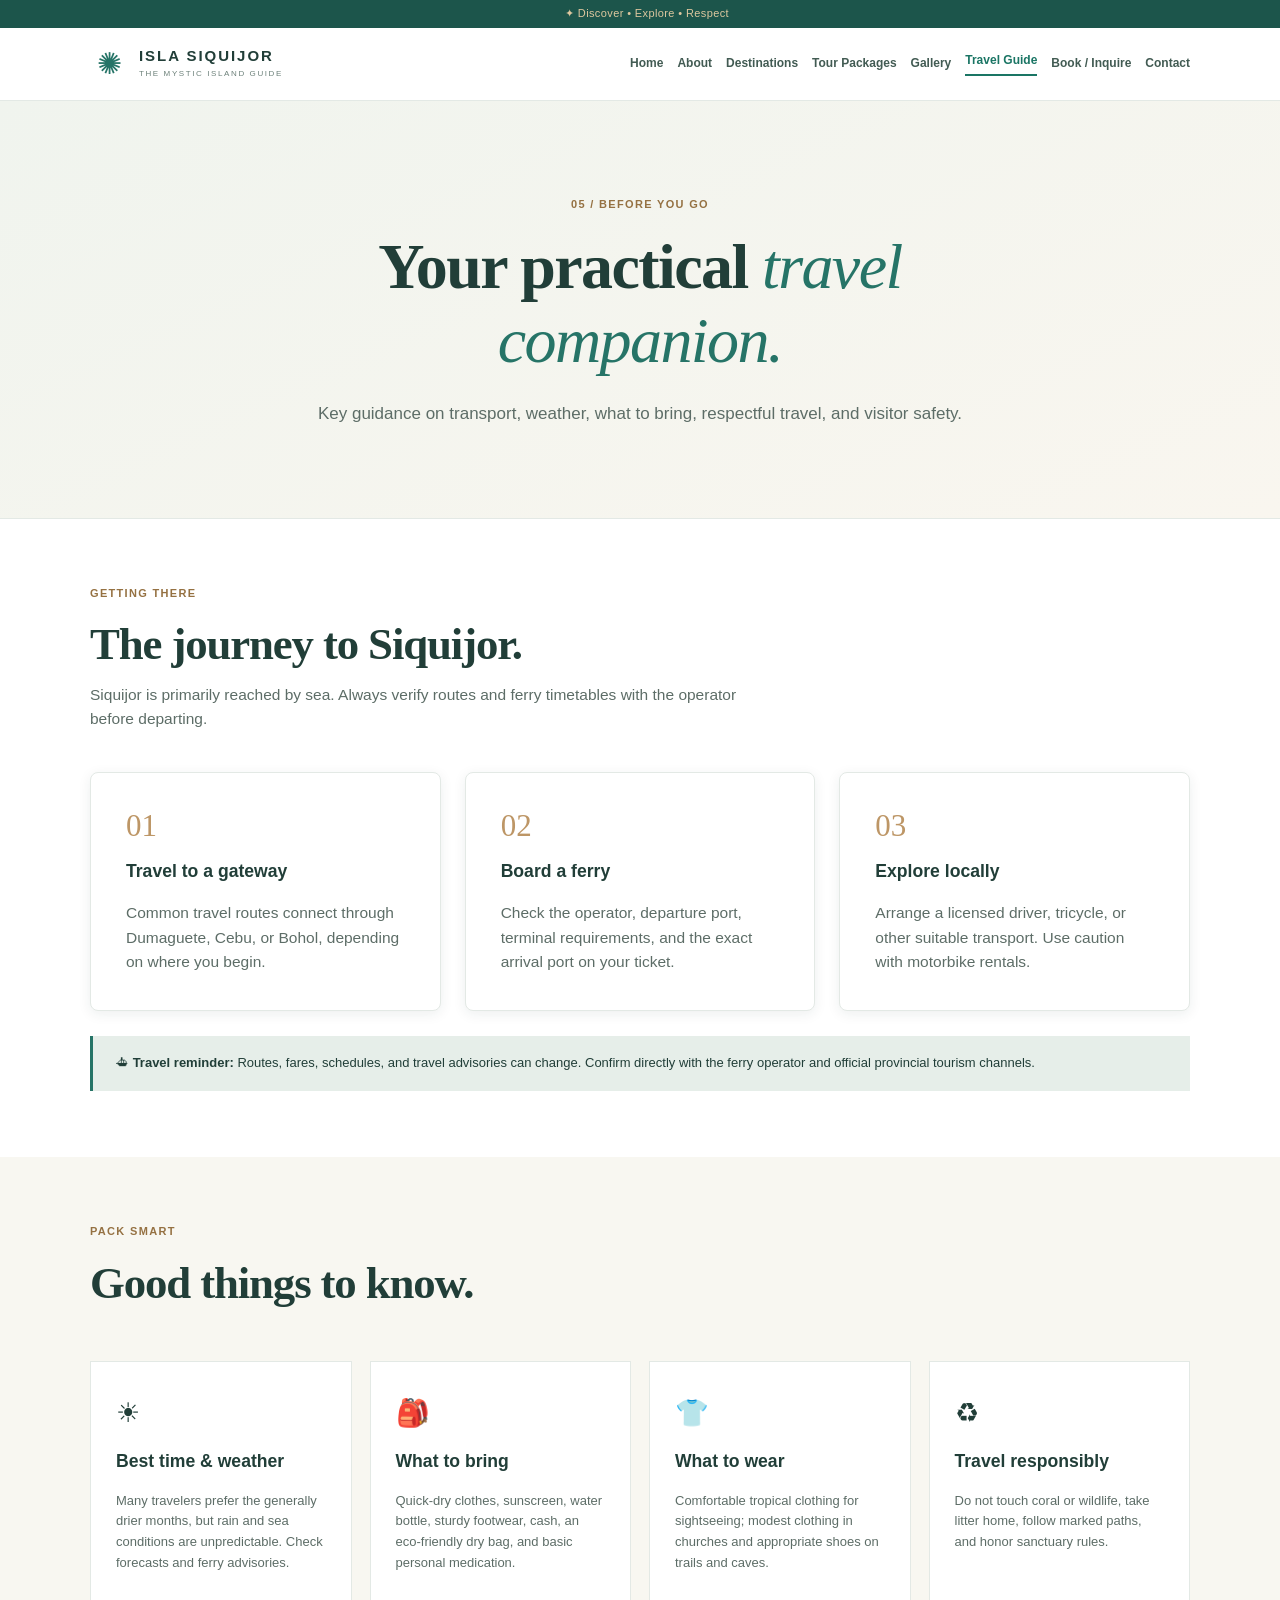
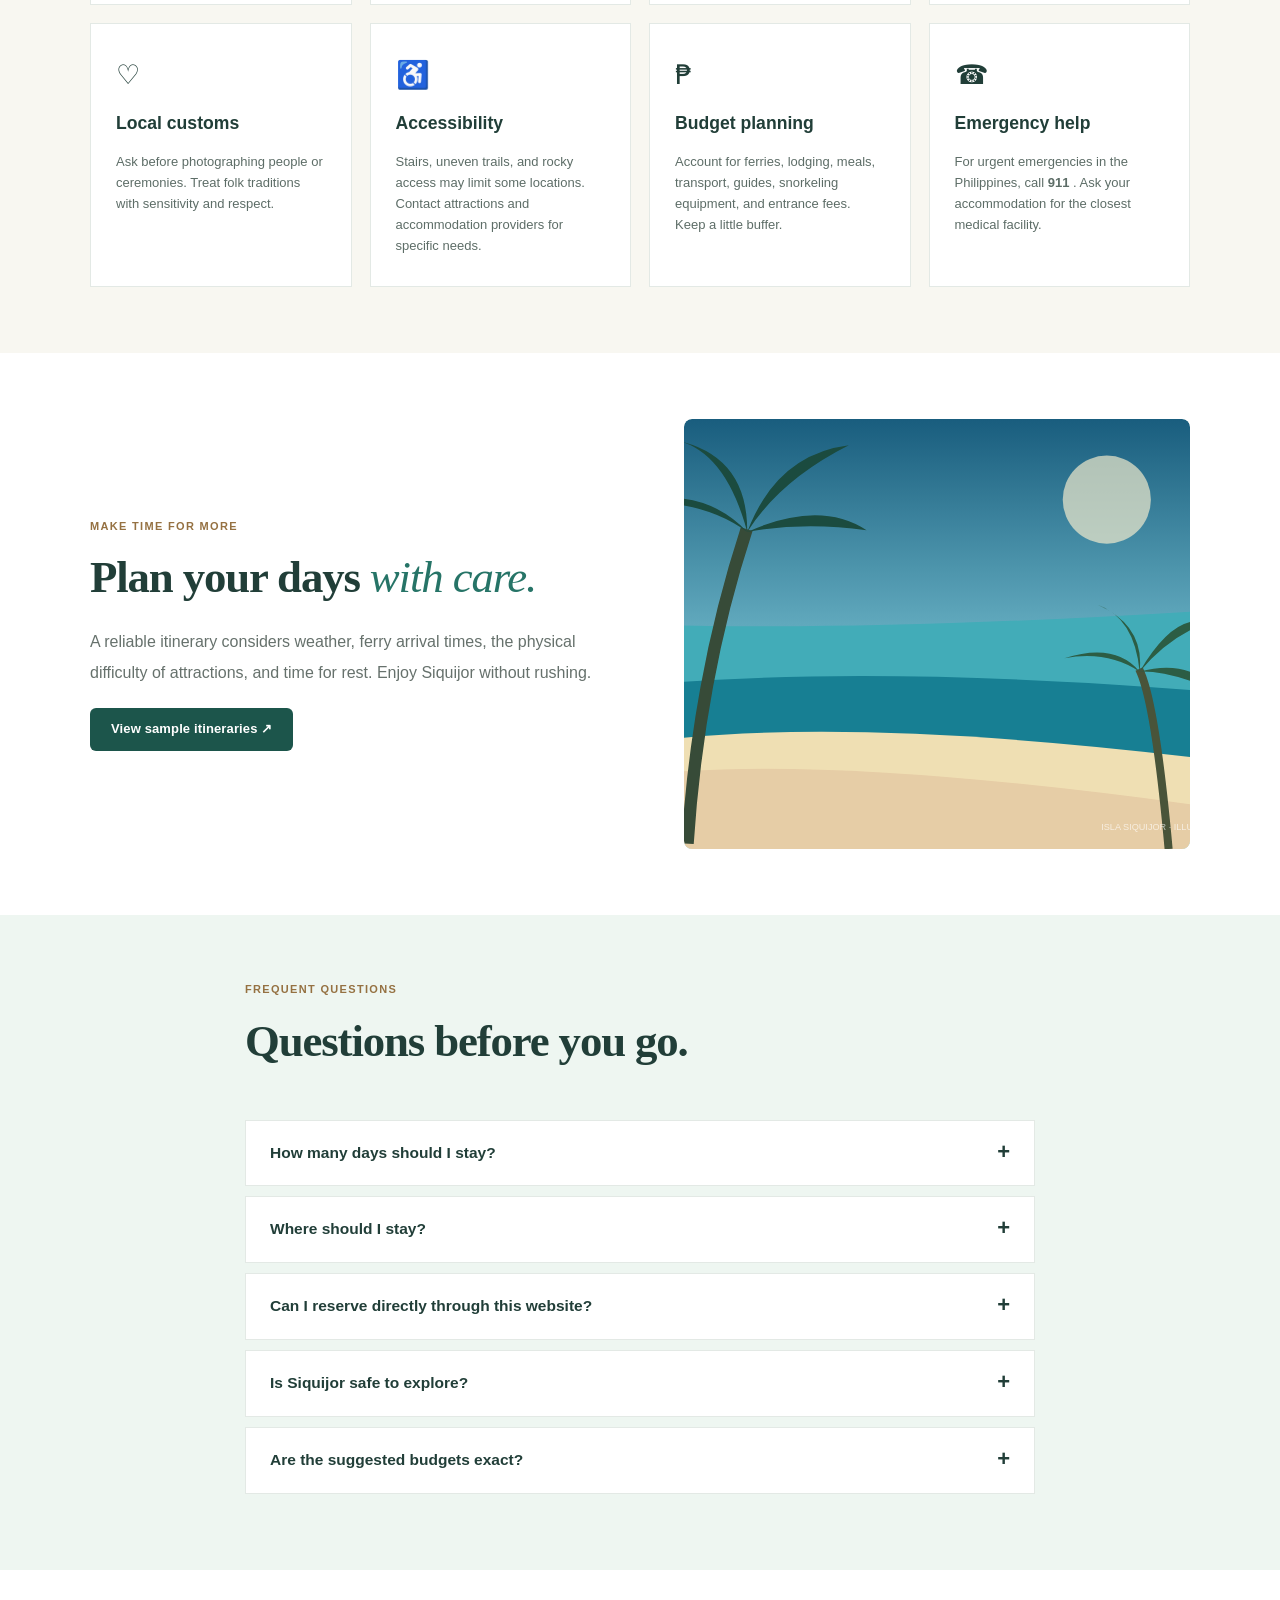
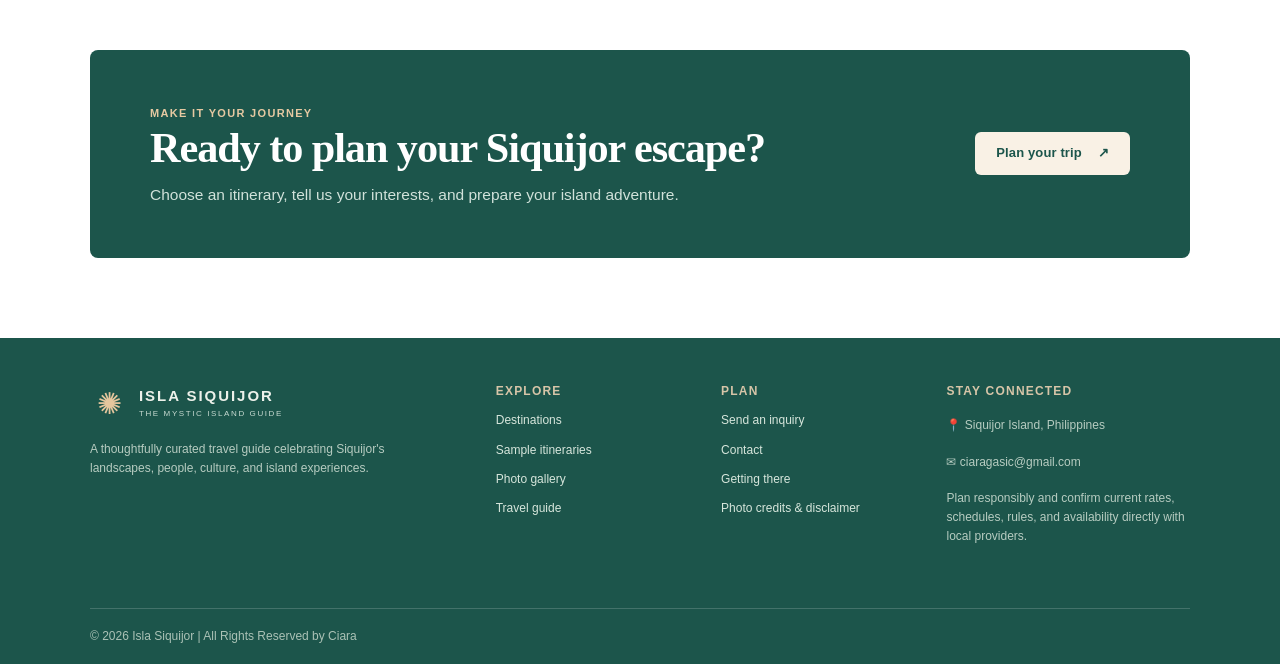
<file: travel-guide.html>
<!doctype html>
<html lang="en">
  <head>
    <meta charset="utf-8" />
    <meta content="width=device-width,initial-scale=1" name="viewport" />
    <meta content="#103d39" name="theme-color" />
    <meta
      content="Practical Siquijor travel guide covering ferries, safety, weather, budgeting, etiquette, accessibility, and FAQs."
      name="description"
    />
    <title>Travel Guide | Isla Siquijor</title>
    <link href="https://commons.wikimedia.org" rel="preconnect" />
    <link href="assets/style.css" rel="stylesheet" />
    <script defer="" src="assets/script.js"></script>
    <link href="assets/simple-style.css" rel="stylesheet" />
  </head>
  <body>
    <a class="skip-link" href="#main"> Skip to content </a>
    <div class="topbar">
      <span> ✦ Discover &bull; Explore &bull; Respect </span>
    </div>
    <!-- NAVIGATION BAR -->
    <header class="site-header">
      <div class="container nav-wrap">
        <a
          aria-label="Isla Siquijor &mdash; Home"
          class="brand"
          href="index.html"
        >
          <span class="brand-mark"> ✺ </span>
          <span>
            <strong> ISLA SIQUIJOR </strong>
            <small> THE MYSTIC ISLAND GUIDE </small>
          </span>
        </a>
        <button
          aria-controls="site-nav"
          aria-expanded="false"
          aria-label="Open navigation"
          class="menu-toggle"
        >
          <span> </span>
          <span> </span>
          <span> </span>
        </button>
        <nav aria-label="Main navigation" class="site-nav" id="site-nav">
          <a class="" href="index.html"> Home </a>
          <a class="" href="about.html"> About </a>
          <a class="" href="destinations.html"> Destinations </a>
          <a class="" href="packages.html"> Tour Packages </a>
          <a class="" href="gallery.html"> Gallery </a>
          <a aria-current="page" class="active" href="travel-guide.html">
            Travel Guide
          </a>
          <a class="" href="booking.html"> Book / Inquire </a>
          <a class="" href="contact.html"> Contact </a>
        </nav>
      </div>
    </header>
    <!-- MAIN PAGE CONTENT -->
    <main id="main">
      <section class="page-hero">
        <div class="container narrow">
          <div class="eyebrow">05 / BEFORE YOU GO</div>
          <h1>
            Your practical
            <em> travel companion. </em>
          </h1>
          <p>
            Key guidance on transport, weather, what to bring, respectful
            travel, and visitor safety.
          </p>
        </div>
      </section>
      <section class="section container" id="transport">
        <div class="section-head">
          <div>
            <div class="eyebrow">GETTING THERE</div>
            <h2>The journey to Siquijor.</h2>
            <p>
              Siquijor is primarily reached by sea. Always verify routes and
              ferry timetables with the operator before departing.
            </p>
          </div>
        </div>
        <div class="three-columns">
          <div class="step-card">
            <span> 01 </span>
            <h3>Travel to a gateway</h3>
            <p>
              Common travel routes connect through Dumaguete, Cebu, or Bohol,
              depending on where you begin.
            </p>
          </div>
          <div class="step-card">
            <span> 02 </span>
            <h3>Board a ferry</h3>
            <p>
              Check the operator, departure port, terminal requirements, and the
              exact arrival port on your ticket.
            </p>
          </div>
          <div class="step-card">
            <span> 03 </span>
            <h3>Explore locally</h3>
            <p>
              Arrange a licensed driver, tricycle, or other suitable transport.
              Use caution with motorbike rentals.
            </p>
          </div>
        </div>
        <div class="tip-strip">
          ⛴
          <strong> Travel reminder: </strong>
          Routes, fares, schedules, and travel advisories can change. Confirm
          directly with the ferry operator and official provincial tourism
          channels.
        </div>
      </section>
      <section class="section sand">
        <div class="container">
          <div class="section-head">
            <div>
              <div class="eyebrow">PACK SMART</div>
              <h2>Good things to know.</h2>
            </div>
          </div>
          <div class="guide-grid">
            <article class="guide-item">
              <span> ☀ </span>
              <h3>Best time &amp; weather</h3>
              <p>
                Many travelers prefer the generally drier months, but rain and
                sea conditions are unpredictable. Check forecasts and ferry
                advisories.
              </p>
            </article>
            <article class="guide-item">
              <span> 🎒 </span>
              <h3>What to bring</h3>
              <p>
                Quick-dry clothes, sunscreen, water bottle, sturdy footwear,
                cash, an eco-friendly dry bag, and basic personal medication.
              </p>
            </article>
            <article class="guide-item">
              <span> 👕 </span>
              <h3>What to wear</h3>
              <p>
                Comfortable tropical clothing for sightseeing; modest clothing
                in churches and appropriate shoes on trails and caves.
              </p>
            </article>
            <article class="guide-item">
              <span> ♻ </span>
              <h3>Travel responsibly</h3>
              <p>
                Do not touch coral or wildlife, take litter home, follow marked
                paths, and honor sanctuary rules.
              </p>
            </article>
            <article class="guide-item">
              <span> ♡ </span>
              <h3>Local customs</h3>
              <p>
                Ask before photographing people or ceremonies. Treat folk
                traditions with sensitivity and respect.
              </p>
            </article>
            <article class="guide-item">
              <span> ♿ </span>
              <h3>Accessibility</h3>
              <p>
                Stairs, uneven trails, and rocky access may limit some
                locations. Contact attractions and accommodation providers for
                specific needs.
              </p>
            </article>
            <article class="guide-item">
              <span> ₱ </span>
              <h3>Budget planning</h3>
              <p>
                Account for ferries, lodging, meals, transport, guides,
                snorkeling equipment, and entrance fees. Keep a little buffer.
              </p>
            </article>
            <article class="guide-item">
              <span> &phone; </span>
              <h3>Emergency help</h3>
              <p>
                For urgent emergencies in the Philippines, call
                <strong> 911 </strong>
                . Ask your accommodation for the closest medical facility.
              </p>
            </article>
          </div>
        </div>
      </section>
      <section class="section container split">
        <div>
          <div class="eyebrow">MAKE TIME FOR MORE</div>
          <h2>
            Plan your days
            <em> with care. </em>
          </h2>
          <p class="body-copy">
            A reliable itinerary considers weather, ferry arrival times, the
            physical difficulty of attractions, and time for rest. Enjoy
            Siquijor without rushing.
          </p>
          <a class="btn btn-primary" href="packages.html">
            View sample itineraries &nearrow;
          </a>
        </div>
        <div class="feature-photo">
          <img
            alt="Salagdoong Beach, Maria"
            class=""
            data-fallback="assets/fallbacks/beach.svg"
            loading="lazy"
            onerror="
              this.onerror = null;
              this.src = this.dataset.fallback;
              this.classList.add('fallback-art');
            "
            src="https://commons.wikimedia.org/wiki/Special:Redirect/file/Salagdoong%20Beach%2001.JPG?width=1100"
          />
        </div>
      </section>
      <section class="section sea">
        <div class="container narrow">
          <div class="section-head">
            <div>
              <div class="eyebrow">FREQUENT QUESTIONS</div>
              <h2>Questions before you go.</h2>
            </div>
          </div>
          <div class="faq-list">
            <details class="faq">
              <summary>
                How many days should I stay?
                <span> + </span>
              </summary>
              <p>
                Three days makes a comfortable first introduction. If you want
                guided caving, long snorkeling sessions, or extra rest, consider
                adding time.
              </p>
            </details>
            <details class="faq">
              <summary>
                Where should I stay?
                <span> + </span>
              </summary>
              <p>
                San Juan is convenient for beach sunsets and marine activities.
                Lazi suits southern waterfall and heritage-focused travelers.
                Other towns may be quieter.
              </p>
            </details>
            <details class="faq">
              <summary>
                Can I reserve directly through this website?
                <span> + </span>
              </summary>
              <p>
                No. The itineraries are planning suggestions. Confirm
                availability, final pricing, reservations, and payments directly
                with your chosen local provider.
              </p>
            </details>
            <details class="faq">
              <summary>
                Is Siquijor safe to explore?
                <span> + </span>
              </summary>
              <p>
                As with any destination, follow local safety notices, take care
                on roads and trails, use qualified guides for caves, and avoid
                unsafe sea conditions.
              </p>
            </details>
            <details class="faq">
              <summary>
                Are the suggested budgets exact?
                <span> + </span>
              </summary>
              <p>
                No. All budgets are indicative planning ranges, not published
                operator quotations. Confirm current prices locally.
              </p>
            </details>
          </div>
        </div>
      </section>
      <section class="container">
        <div class="cta-band">
          <div>
            <span class="eyebrow light"> MAKE IT YOUR JOURNEY </span>
            <h2>Ready to plan your Siquijor escape?</h2>
            <p>
              Choose an itinerary, tell us your interests, and prepare your
              island adventure.
            </p>
          </div>
          <a class="btn btn-cream" href="booking.html">
            Plan your trip
            <span aria-hidden="true"> &nearrow; </span>
          </a>
        </div>
      </section>
    </main>
    <!-- FOOTER / COPYRIGHT -->
    <footer class="footer">
      <div class="container footer-grid">
        <div>
          <a class="brand brand-footer" href="index.html">
            <span class="brand-mark"> ✺ </span>
            <span>
              <strong> ISLA SIQUIJOR </strong>
              <small> THE MYSTIC ISLAND GUIDE </small>
            </span>
          </a>
          <p>
            A thoughtfully curated travel guide celebrating Siquijor's
            landscapes, people, culture, and island experiences.
          </p>
        </div>
        <div>
          <h3>Explore</h3>
          <a href="destinations.html"> Destinations </a>
          <a href="packages.html"> Sample itineraries </a>
          <a href="gallery.html"> Photo gallery </a>
          <a href="travel-guide.html"> Travel guide </a>
        </div>
        <div>
          <h3>Plan</h3>
          <a href="booking.html"> Send an inquiry </a>
          <a href="contact.html"> Contact </a>
          <a href="travel-guide.html#transport"> Getting there </a>
          <a href="credits.html"> Photo credits &amp; disclaimer </a>
        </div>
        <div>
          <h3>Stay connected</h3>
          <p>📍 Siquijor Island, Philippines</p>
          <p>
            ✉
            <a
              href="https://mail.google.com/mail/?view=cm&fs=1&to=ciaragasic@gmail.com"
              target="_blank"
              rel="noopener noreferrer"
            >
              ciaragasic@gmail.com
            </a>
          </p>
          <p class="micro">
            Plan responsibly and confirm current rates, schedules, rules, and
            availability directly with local providers.
          </p>
        </div>
      </div>
      <div class="container footer-bottom">
        <span> &copy; 2026 Isla Siquijor | All Rights Reserved by Ciara </span>
      </div>
    </footer>
    <button aria-label="Back to top" class="to-top">&uarr;</button>
  </body>
</html>
</file>
<file: assets/style.css>
@import url('https://fonts.googleapis.com/css2?family=DM+Sans:wght@400;500;600;700;800&family=Playfair+Display:ital,wght@0,500;0,600;0,700;1,500;1,600&display=swap');
:root{--ink:#163c38;--deep:#103d39;--teal:#145b56;--mint:#eaf3ed;--sand:#f6f2eb;--paper:#fefdf9;--gold:#d2ad75;--line:#e2e5df;--muted:#64716c;--radius:15px;--max:1180px}
*{box-sizing:border-box}html{scroll-behavior:smooth}body{margin:0;background:var(--paper);color:var(--ink);font:15.5px/1.75 'DM Sans',Arial,sans-serif}img{max-width:100%;display:block}a{color:inherit;text-decoration:none}button,input,select,textarea{font:inherit}button{cursor:pointer}h1,h2,h3,p{margin-top:0}h1,h2{font-family:'Playfair Display',Georgia,serif;letter-spacing:-.045em;line-height:1.15;font-weight:600}h1{font-size:clamp(2.7rem,6vw,5.5rem)}h2{font-size:clamp(2.15rem,4vw,3.55rem)}h3{line-height:1.3;font-size:1.15rem}em{font-weight:500;color:var(--teal)}.container{width:min(var(--max),calc(100% - 48px));margin-inline:auto}.narrow{max-width:790px}.section{padding-block:100px}.sand{background:var(--sand)}.sea{background:var(--mint)}.muted,.subtle{color:var(--muted)}.hidden{display:none!important}.micro{font-size:12px}.skip-link{position:absolute;left:-999px;top:12px;z-index:100;background:#fff;padding:10px}.skip-link:focus{left:12px}.topbar{background:var(--deep);color:#e6f0ea;text-align:center;padding:7px 20px;font-size:11px;letter-spacing:.12em;text-transform:uppercase}.topbar span{margin-left:14px;color:#ddc79f}.site-header{position:sticky;top:0;z-index:50;background:rgba(254,253,249,.97);border-bottom:1px solid var(--line);backdrop-filter:blur(12px)}.nav-wrap{min-height:78px;display:flex;align-items:center;justify-content:space-between;gap:25px}.brand{display:flex;align-items:center;gap:10px;line-height:1.1;white-space:nowrap}.brand-mark{display:grid;place-items:center;border:1.5px solid currentColor;border-radius:50%;width:39px;height:39px;font-size:27px;color:var(--teal)}.brand strong{display:block;font-size:15px;letter-spacing:.13em}.brand small{display:block;margin-top:6px;font-size:8px;letter-spacing:.2em;color:#6d817a}.site-nav{display:flex;align-items:center;gap:19px}.site-nav a{font-size:12px;font-weight:700;color:#425b53;transition:color .2s}.site-nav a:hover,.site-nav a.active{color:#c0804f}.site-nav a.active::after{content:'';display:block;margin-top:4px;height:2px;background:#c0804f}.menu-toggle{display:none;border:0;background:transparent;width:38px;height:38px}.menu-toggle span{display:block;background:var(--deep);height:2px;margin:6px 0}.btn{display:inline-flex;align-items:center;justify-content:center;gap:16px;border-radius:4px;padding:13px 23px;font-weight:700;font-size:13px;letter-spacing:.01em;line-height:1.3;transition:transform .2s,background .2s;border:1px solid transparent}.btn:hover{transform:translateY(-2px)}.btn-primary{background:var(--deep);color:white}.btn-primary:hover{background:#20615b}.btn-cream{background:#f9f1e5;color:var(--deep)}.btn-cream:hover{background:white}.btn-outline-light{border-color:#ffffffaf;color:white}.btn-outline{border-color:#cad5cd;color:var(--deep);background:white}.full{width:100%}.text-link{display:inline-block;color:var(--teal);font-weight:800;font-size:13px;margin-top:10px}.text-link:hover{text-decoration:underline}.eyebrow{color:#a87d50;text-transform:uppercase;font-size:11px;font-weight:800;letter-spacing:.18em;margin-bottom:17px}.eyebrow.light{color:#e6c9a2}.section-head{display:flex;align-items:flex-end;justify-content:space-between;gap:20px;margin-bottom:40px}.section-head h2{margin-bottom:12px;max-width:720px}.section-head p{color:var(--muted);max-width:660px;margin:0}.home-hero{min-height:min(740px,85vh);position:relative;display:flex;align-items:center;color:white;overflow:hidden}.hero-photo,.hero-photo img,.hero-shade{position:absolute;inset:0;width:100%;height:100%}.hero-photo img{object-fit:cover;object-position:center 40%}.hero-shade{background:linear-gradient(90deg,rgba(8,48,42,.78),rgba(8,48,42,.12)),linear-gradient(0deg,rgba(9,41,37,.40),transparent 45%)}.hero-content{position:relative;z-index:1;padding-top:70px;padding-bottom:85px}.home-hero h1{font-size:clamp(4rem,8vw,7.6rem);line-height:1.03;max-width:900px;margin-bottom:25px}.home-hero h1 em{color:#e5d1af}.home-hero p{max-width:560px;font-size:18px;line-height:1.7}.hero-pill{font-size:11px;letter-spacing:.17em;font-weight:700;background:#ffffff24;border:1px solid #ffffff51;width:max-content;padding:8px 16px;border-radius:30px;margin-bottom:24px}.hero-actions{display:flex;flex-wrap:wrap;gap:13px;margin-top:32px}.hero-bottom{display:flex;justify-content:space-between;margin-top:95px;color:#dbe4d9;font-size:10px;letter-spacing:.18em}.stats-row{display:grid;grid-template-columns:repeat(4,1fr);padding-block:33px;border-bottom:1px solid var(--line)}.stats-row div{text-align:center;border-right:1px solid var(--line)}.stats-row div:last-child{border-right:0}.stats-row b{font-family:Georgia,serif;font-size:31px;font-weight:500;display:block}.stats-row span{display:block;font-size:11px;color:var(--muted);text-transform:uppercase;letter-spacing:.07em}.split{display:grid;grid-template-columns:1fr 1fr;gap:8%;align-items:center}.split.reverse{grid-template-columns:.95fr 1fr}.split .section-head{display:block;margin-bottom:17px}.split h2{margin-bottom:22px}.body-copy{color:#66716c;font-size:16px;line-height:1.95;margin-bottom:20px}.feature-photo{position:relative;border-radius:7px;overflow:hidden;min-height:430px;background:#d8e5df}.feature-photo img{width:100%;height:100%;position:absolute;inset:0;object-fit:cover}.feature-photo.tall{min-height:500px}.photo-note{position:absolute;bottom:16px;left:16px;background:#fff;padding:13px 18px;font-size:12px;font-weight:800;letter-spacing:.08em}.photo-note span{display:block;font-size:10px;font-weight:500;color:var(--muted)}.card-grid,.three-columns{display:grid;grid-template-columns:repeat(3,1fr);gap:24px}.card{background:white;border-radius:7px;overflow:hidden;box-shadow:0 10px 28px #1941380b}.card-media{height:235px;position:relative;overflow:hidden;background:#d8e5df}.card-media img{width:100%;height:100%;object-fit:cover;transition:transform .45s}.card:hover .card-media img{transform:scale(1.045)}.card-tag{position:absolute;left:17px;bottom:16px;background:#fbf8f1;padding:5px 11px;font-size:10px;font-weight:800;letter-spacing:.1em}.card-content{padding:25px}.card-content h3{font-family:Georgia,serif;font-size:22px;font-weight:500;margin-bottom:10px}.card-content p{font-size:14px;color:var(--muted);min-height:74px}.check-list{list-style:none;padding:0;margin:22px 0}.check-list li{padding:9px 0}.check-list li:before{content:'✓';padding-right:12px;color:#40847b;font-weight:800}.mini-grid{display:grid;grid-template-columns:repeat(3,1fr);gap:18px}.mini-tour{display:block;background:white;padding:35px;border:1px solid #dbe8e0;transition:transform .2s}.mini-tour:hover{transform:translateY(-5px)}.mini-tour>span{color:#bf966a;font-size:13px}.mini-tour h3{font-family:Georgia,serif;font-size:27px;margin:20px 0 8px}.mini-tour p{color:var(--muted)}.mini-tour strong{font-size:12px;color:var(--teal)}.cta-band{margin-block:80px;border-radius:6px;background:var(--deep);color:white;display:flex;align-items:center;justify-content:space-between;gap:28px;padding:50px 60px}.cta-band h2{font-size:clamp(2rem,3.3vw,3rem);margin-bottom:10px}.cta-band p{margin:0;color:#d1e2da}.page-hero{padding:95px 0 90px;background:linear-gradient(155deg,#f0f4ee,#f9f6ef);text-align:center;border-bottom:1px solid var(--line)}.page-hero h1{font-size:clamp(2.9rem,5vw,5rem);margin:0 auto 23px;max-width:880px}.page-hero p{max-width:675px;margin:auto;color:var(--muted);font-size:17px}.feature-box{padding:35px;background:white;border:1px solid #e4e9e2;border-radius:5px}.feature-box>span{font-size:29px;color:#bd976e;display:block;margin-bottom:20px}.feature-box h3{font-family:Georgia,serif;font-size:23px;font-weight:500}.feature-box p{color:var(--muted);margin-bottom:0}.info-pill{display:inline-block;padding:10px 17px;border-radius:22px;background:var(--mint);font-size:13px;font-weight:700}.toolbar{display:flex;justify-content:space-between;align-items:end;gap:30px;margin-bottom:33px}.toolbar h2{font-size:35px;margin-bottom:0}.toolbar p{margin:9px 0 0;color:var(--muted);font-size:13px}.filters{display:flex;gap:7px;flex-wrap:wrap;justify-content:flex-end}.filter-btn{padding:8px 14px;border:1px solid #d8dfd8;background:white;font-weight:700;font-size:12px;color:var(--ink);border-radius:50px}.filter-btn:hover,.filter-btn.selected{background:var(--deep);border-color:var(--deep);color:white}.place-grid{display:grid;grid-template-columns:repeat(2,1fr);gap:24px}.place-card{display:grid;grid-template-columns:40% 60%;background:white;border:1px solid var(--line);border-radius:7px;overflow:hidden;min-height:295px}.place-img{position:relative;background:#cbded8;min-height:290px}.place-img img{width:100%;height:100%;object-fit:cover;position:absolute}.place-img>span{position:absolute;bottom:16px;left:14px;background:#fff;padding:4px 12px;font-size:11px;font-weight:800}.place-body{padding:25px}.place-body .eyebrow{margin-bottom:6px}.place-body h3{font-family:Georgia,serif;font-size:24px;font-weight:500;margin-bottom:9px}.place-body p{font-size:12.5px;color:var(--muted);line-height:1.65;margin-bottom:10px}.place-body strong{color:var(--ink)}.place-body .photo-disclaimer{color:#a65e31;font-size:11px}.hotel-grid{display:grid;grid-template-columns:repeat(3,1fr);gap:20px}.hotel-card{background:white;border:1px solid var(--line);padding:29px;border-radius:6px}.hotel-region{color:#a87d50;font-size:11px;letter-spacing:.12em;font-weight:800;text-transform:uppercase}.hotel-card h3{margin:12px 0;font-family:Georgia,serif;font-size:23px;font-weight:500}.hotel-card p{color:var(--muted);font-size:13px;min-height:48px}.map-layout{display:grid;grid-template-columns:1fr 1.3fr;gap:35px;align-items:center}.map-layout p{color:var(--muted);margin-bottom:26px}.map-layout iframe,.wide-map{border:0;width:100%;height:380px;border-radius:7px;background:#e8eee9}.wide-map{height:400px}.notice{display:flex;gap:16px;align-items:center;padding:20px 25px;background:#f9f4e7;border:1px solid #e9dfc9;margin-top:36px}.notice>span{font-size:28px;color:#af8a57}.notice p{font-size:13px;margin:0;color:#705c45}.package-list{display:grid;gap:35px;padding-top:60px}.package-detail{border:1px solid var(--line);background:white;border-radius:7px;padding:40px;scroll-margin-top:110px}.package-top{display:flex;align-items:start;justify-content:space-between;gap:30px;padding-bottom:28px;border-bottom:1px solid var(--line)}.package-top h2{font-size:37px;margin-bottom:10px}.package-top p{color:var(--muted)}.budget{min-width:260px;text-align:right}.budget small,.budget span{display:block;font-size:11px;color:var(--muted)}.budget strong{display:block;font:28px Georgia,serif;margin:5px 0}.package-columns{display:grid;grid-template-columns:1fr .9fr;gap:50px;padding-top:35px}.package-columns h3{font-family:Georgia,serif;font-size:21px;margin-bottom:10px}.package-columns p{color:var(--muted);margin-bottom:25px}.itinerary-box{background:var(--sand);padding:29px}.itinerary-box ol{padding-left:22px;font-size:13.5px;line-height:2;color:var(--ink);margin:0 0 25px}.gallery-grid{display:grid;grid-template-columns:repeat(4,1fr);gap:15px}.gallery-item{position:relative;overflow:hidden;min-height:245px;padding:0;border:0;background:#d7e6e0;text-align:left}.gallery-item:nth-child(1),.gallery-item:nth-child(6){grid-column:span 2}.gallery-item img{height:100%;width:100%;object-fit:cover;position:absolute;transition:transform .3s}.gallery-item:hover img{transform:scale(1.05)}.gallery-caption{position:absolute;bottom:0;left:0;right:0;color:white;background:linear-gradient(transparent,#082f2acf);padding:40px 18px 14px}.gallery-caption strong,.gallery-caption small{display:block}.gallery-caption small{font-size:11px;opacity:.85}.gallery-credit{color:var(--muted);font-size:12px;margin-top:18px}.gallery-credit a,.prose a{text-decoration:underline}.lightbox{position:fixed;inset:0;z-index:100;background:#031b19eb;display:none;align-items:center;justify-content:center;flex-direction:column;padding:60px 25px 30px}.lightbox.open{display:flex}.lightbox img{max-height:80vh;max-width:min(1100px,95vw);object-fit:contain}.lightbox-caption{color:white;margin-top:12px}.lightbox-close{position:absolute;top:15px;right:24px;border:0;background:none;font-size:38px;color:white}.step-card{background:#fff;border:1px solid var(--line);padding:35px}.step-card>span{font:31px Georgia,serif;color:#bd9666}.step-card h3{margin-top:16px}.step-card p{color:var(--muted);margin:0}.tip-strip{padding:17px 23px;background:#e6eee9;border-left:3px solid var(--teal);margin-top:25px;font-size:13px}.guide-grid{display:grid;grid-template-columns:repeat(4,1fr);gap:18px}.guide-item{background:white;padding:30px 25px;border:1px solid var(--line)}.guide-item span{display:block;font-size:27px;margin-bottom:15px}.guide-item p{font-size:13px;color:var(--muted);margin:0}.faq{background:white;margin-bottom:10px;border:1px solid var(--line);padding:20px 24px}.faq summary{font-weight:800;cursor:pointer;list-style:none;display:flex;justify-content:space-between;gap:20px}.faq summary::-webkit-details-marker{display:none}.faq summary span{font-size:22px;line-height:1}.faq[open] summary span{transform:rotate(45deg)}.faq p{color:var(--muted);margin:15px 0 0}.booking-layout,.contact-layout{display:grid;grid-template-columns:.75fr 1.25fr;gap:8%;align-items:start}.booking-note{background:var(--sand);border-left:3px solid #ab8860;padding:22px;margin-top:30px}.booking-note p{font-size:13px;color:var(--muted);margin:10px 0 0}.booking-note code{word-break:break-all}.help-lines{margin-top:25px;color:var(--muted);font-size:13px}.form-card{border:1px solid var(--line);background:white;border-radius:7px;padding:40px;box-shadow:0 12px 40px #1941380d}.form-card>h3{font:28px Georgia,serif;margin-bottom:5px}.form-card>p{color:var(--muted);font-size:13px}.inquiry-form{margin-top:28px}.inquiry-form label{display:block;font-size:12px;font-weight:800;margin-bottom:19px}.inquiry-form label>span{color:#b66049}.inquiry-form input:not([type=checkbox]),.inquiry-form select,.inquiry-form textarea{display:block;width:100%;padding:13px 12px;border:1px solid #d5ded6;border-radius:4px;background:#fff;color:var(--ink);outline-color:var(--teal);margin-top:8px;font-size:13px}.inquiry-form textarea{resize:vertical}.form-row{display:grid;grid-template-columns:1fr 1fr;gap:17px}.inquiry-form .consent{display:flex;gap:10px;font-size:12px;font-weight:500;color:var(--muted);align-items:flex-start}.inquiry-form .consent input{margin-top:5px}.inquiry-form .consent span{color:var(--muted)}.inquiry-form .btn{margin:5px 8px 5px 0}.form-message{color:var(--teal);margin-top:14px;font-size:13px;font-weight:700}.contact-layout{grid-template-columns:1fr 1fr}.contact-list{margin:30px 0}.contact-list>div{display:flex;gap:17px;padding:16px 0;border-bottom:1px solid var(--line)}.contact-list>div>span{font-size:23px}.contact-list p{color:var(--muted);font-size:13px;margin:4px 0}.contact-panel{background:var(--sand);padding:45px}.contact-panel h3{font:28px Georgia,serif}.contact-panel p{color:var(--muted);font-size:13px}.contact-panel a{display:flex;justify-content:space-between;gap:12px;padding:17px 0;border-bottom:1px solid #d8dbd3;font-weight:700;font-size:13px}.prose{font-size:15px}.prose h2{font-size:28px;margin-top:37px}.prose p{color:var(--muted)}.credit-list{padding-left:22px}.credit-list li{margin-bottom:12px}.footer{background:var(--deep);color:#edf1ea;padding:65px 0 18px}.footer-grid{display:grid;grid-template-columns:2fr 1fr 1fr 1.35fr;gap:45px}.brand-footer .brand-mark{color:#e5c69d}.brand-footer small{color:#c7dad1}.footer p{color:#b7ccc1;font-size:12px;margin:17px 0}.footer h3{font-size:12px;text-transform:uppercase;letter-spacing:.1em;color:#d7c5a8}.footer-grid>div>a:not(.brand){display:block;font-size:12px;color:#d7e6dc;margin:10px 0}.footer-grid>div>a:not(.brand):hover{text-decoration:underline}.footer-bottom{display:flex;justify-content:space-between;gap:20px;color:#abc2b6;border-top:1px solid #ffffff2c;margin-top:45px;padding-top:18px;font-size:11px}.to-top{position:fixed;bottom:20px;right:20px;border:none;border-radius:4px;background:#183e38;color:white;width:41px;height:41px;z-index:49;display:none}.to-top.visible{display:block}.image-failed{background:linear-gradient(130deg,#99b9ae,#c5dbc9);object-fit:contain!important}.image-failed:after{content:'Image unavailable'}
@media(max-width:1120px){.site-nav{gap:12px}.site-nav a{font-size:11px}.brand strong{font-size:13px}.brand small{font-size:7px}.place-card{grid-template-columns:1fr}.place-img{min-height:200px}.place-body{padding:22px}.guide-grid{grid-template-columns:repeat(2,1fr)}}
@media(max-width:850px){.menu-toggle{display:block}.site-nav{position:absolute;top:100%;left:0;right:0;display:none;flex-direction:column;align-items:stretch;background:var(--paper);padding:10px 24px 22px;border-bottom:1px solid var(--line);box-shadow:0 12px 18px #103d3912}.site-nav.open{display:flex}.site-nav a{font-size:14px;padding:8px}.site-nav a.active::after{display:none}.split,.split.reverse,.map-layout,.booking-layout,.contact-layout{grid-template-columns:1fr;gap:35px}.card-grid,.three-columns,.mini-grid,.hotel-grid{grid-template-columns:repeat(2,1fr)}.place-grid{grid-template-columns:repeat(2,1fr)}.guide-grid{grid-template-columns:repeat(2,1fr)}.footer-grid{grid-template-columns:repeat(2,1fr)}.cta-band{padding:35px;display:block}.cta-band .btn{margin-top:24px}.toolbar{display:block}.filters{justify-content:flex-start;margin-top:20px}}
@media(max-width:600px){body{font-size:14px}.container{width:min(100% - 32px,var(--max))}.topbar{font-size:9px}.topbar span{display:none}.nav-wrap{min-height:67px}.section{padding-block:62px}.page-hero{padding:70px 0}.home-hero{min-height:650px}.home-hero h1{font-size:clamp(3.35rem,12vw,5rem)}.home-hero p{font-size:15px}.hero-bottom{margin-top:80px}.stats-row{grid-template-columns:repeat(2,1fr);gap:20px}.stats-row div:nth-child(2){border:0}.card-grid,.three-columns,.mini-grid,.hotel-grid,.place-grid,.guide-grid,.gallery-grid{grid-template-columns:1fr}.place-card{display:block}.gallery-item,.gallery-item:nth-child(1),.gallery-item:nth-child(6){grid-column:auto;min-height:285px}.section-head{display:block}.section-head>a{margin-top:16px}.feature-photo,.feature-photo.tall{min-height:315px}.form-row,.package-columns{grid-template-columns:1fr;gap:0}.package-top{display:block}.budget{text-align:left;margin-top:16px;min-width:0}.package-detail{padding:23px}.package-top h2{font-size:30px}.itinerary-box{padding:20px}.form-card,.contact-panel{padding:25px}.cta-band{margin-block:40px;padding:30px}.footer-grid{grid-template-columns:1fr;gap:20px}.footer-bottom{display:block}.footer-bottom span{display:block;margin-bottom:8px}}
@media(prefers-reduced-motion:reduce){html{scroll-behavior:auto}*,*:before,*:after{transition:none!important}}

/* POLISHED INTERACTIVITY · 2026 UPDATE */
:root{--ease:cubic-bezier(.22,1,.36,1)}
body{overflow-x:hidden}a:focus-visible,button:focus-visible,input:focus-visible,textarea:focus-visible,select:focus-visible{outline:3px solid #b9894d;outline-offset:3px}
.site-nav a{position:relative}.site-nav a:not(.active):after{content:"";position:absolute;bottom:-4px;left:0;height:2px;width:0;background:#c0804f;transition:width .23s}.site-nav a:hover:after{width:100%}
.hero-slider{background:#165c5b}.hero-slider .hero-slide{position:absolute;inset:0;width:100%;height:100%;object-fit:cover;opacity:0;transform:scale(1.075);transition:opacity 1.15s ease,transform 7s ease}.hero-slider .hero-slide.is-current{opacity:1;transform:scale(1)}
.hero-slider-controls{display:flex;gap:12px;align-items:center;justify-content:center}.hero-slider-controls button{color:#fff;border:1px solid #ffffff6b;background:#163e3857;border-radius:50%;height:34px;width:34px;font-weight:800;display:grid;place-items:center}.hero-slider-controls button:hover{background:#ffffff38}.hero-slider-controls .hero-dot{width:9px;height:9px;padding:0;background:#ffffff6b;border:none}.hero-slider-controls .hero-dot.active{width:23px;border-radius:12px;background:#f4e1bf}.hero-bottom{align-items:center;gap:15px}.hero-content{animation:hero-enter .85s var(--ease) both}@keyframes hero-enter{from{opacity:0;transform:translateY(20px)}to{opacity:1;transform:translateY(0)}}
.experience-banner{display:flex;justify-content:space-between;align-items:end;gap:30px;padding-block:35px!important;border-bottom:1px solid var(--line)}.experience-banner strong{display:block;font:clamp(1.2rem,2.3vw,1.7rem) Georgia,serif;letter-spacing:-.025em;line-height:1.35}.experience-banner .eyebrow{margin-bottom:5px}.experience-banner .text-link{white-space:nowrap}
.reveal-ready{opacity:0;transform:translateY(25px);transition:opacity .75s var(--ease),transform .75s var(--ease)}.reveal-ready.is-visible{opacity:1;transform:translateY(0)}
.package-banner{height:230px;margin:-40px -40px 35px;position:relative;overflow:hidden;background:#2e857f}.package-banner img{width:100%;height:100%;object-fit:cover;transition:transform .65s var(--ease)}.package-detail:hover .package-banner img{transform:scale(1.035)}.package-banner:after{content:"";position:absolute;inset:0;background:linear-gradient(0deg,#103b3a9c,transparent 70%)}.package-banner span{position:absolute;bottom:20px;left:30px;z-index:1;color:white;font-size:11px;font-weight:800;letter-spacing:.16em}
.gallery-item:focus-visible{outline-offset:5px}.lightbox-prev,.lightbox-next{position:absolute;top:48%;z-index:2;background:#fffdf4ed;border:0;border-radius:50%;height:47px;width:47px;font-size:24px;color:#174941}.lightbox-prev{left:20px}.lightbox-next{right:20px}.lightbox-counter{position:absolute;left:23px;top:24px;color:#fff;font-size:13px;letter-spacing:.15em}
.destination-tools{display:flex;flex-wrap:wrap;gap:20px;align-items:end}.search-label{font-size:11px;font-weight:800;letter-spacing:.05em;color:var(--deep)}.search-label input{display:block;width:230px;max-width:100%;padding:9px 15px;border:1px solid #d8dfd8;border-radius:30px;background:white;margin-top:5px;color:var(--ink);font-size:13px}.destination-tools .filters{justify-content:flex-end}
.card,.place-card,.hotel-card,.step-card{transition:transform .28s var(--ease),box-shadow .28s var(--ease)}.card:hover,.place-card:hover,.hotel-card:hover,.step-card:hover{transform:translateY(-5px);box-shadow:0 15px 37px #173b311b}
.fallback-art{filter:saturate(.9)}
@media(max-width:850px){.destination-tools{display:block}.destination-tools .filters{justify-content:flex-start;margin-top:12px}.search-label input{width:100%}}
@media(max-width:600px){.hero-bottom{flex-wrap:wrap}.hero-bottom>span:last-child{display:none}.hero-slider-controls{margin-left:auto}.hero-slider-controls button{width:30px;height:30px}.experience-banner{display:block}.experience-banner .text-link{display:block;margin-top:15px}.package-banner{margin:-23px -23px 25px;height:165px}.lightbox-prev,.lightbox-next{top:auto;bottom:30px}.lightbox{padding-bottom:90px}}
@media(prefers-reduced-motion:reduce){.reveal-ready{opacity:1;transform:none}.hero-slider .hero-slide{transition:none;transform:none!important}.hero-content{animation:none}}

.contact-form-card{max-width:820px;margin:auto}

/* Rich gallery update */
.gallery-hero{min-height:560px;position:relative;display:flex;align-items:flex-end;background:url("https://commons.wikimedia.org/wiki/Special:Redirect/file/Paliton%20Beach%2C%20Siquijor%2C%20Philippines.JPG?width=1800") center 58%/cover no-repeat;color:white}.gallery-hero-shade{position:absolute;inset:0;background:linear-gradient(90deg,rgba(5,43,39,.82),rgba(5,43,39,.18)),linear-gradient(0deg,rgba(6,35,32,.65),transparent 60%)}.gallery-hero-content{position:relative;z-index:1;padding:95px 0 80px}.gallery-hero h1{font-size:clamp(3.4rem,7vw,6.5rem);max-width:850px;margin:0 0 20px}.gallery-hero h1 em{color:#efd2aa}.gallery-hero p{max-width:650px;font-size:17px;color:#edf5ef;margin-bottom:28px}.gallery-intro{margin-bottom:24px}.gallery-filter-bar{display:flex;gap:8px;flex-wrap:wrap;margin-bottom:26px}.gallery-filter-btn{border:1px solid #d3ded6;background:#fff;color:var(--deep);border-radius:50px;padding:9px 15px;font-weight:800;font-size:12px}.gallery-filter-btn:hover,.gallery-filter-btn.selected{background:var(--deep);color:#fff;border-color:var(--deep)}.gallery-grid-rich{grid-auto-flow:dense;grid-auto-rows:120px;grid-template-columns:repeat(4,1fr);gap:14px}.gallery-grid-rich .gallery-item{min-height:0;grid-row:span 2;border-radius:10px}.gallery-grid-rich .gallery-item.wide{grid-column:span 2}.gallery-grid-rich .gallery-item.tall{grid-row:span 3}.gallery-grid-rich .gallery-item.featured{grid-column:span 2;grid-row:span 3}.gallery-grid-rich .gallery-item::after{content:'';position:absolute;inset:0;background:linear-gradient(180deg,transparent 45%,rgba(3,31,28,.72));pointer-events:none}.gallery-grid-rich .gallery-caption{z-index:2;background:none;padding:45px 18px 16px;transform:translateY(4px);transition:transform .25s}.gallery-grid-rich .gallery-item:hover .gallery-caption{transform:translateY(0)}.gallery-grid-rich .gallery-item:hover img{transform:scale(1.065)}.gallery-grid-rich .gallery-caption strong{font:600 20px Georgia,serif}.gallery-grid-rich .gallery-caption small{font-size:10px;letter-spacing:.08em;text-transform:uppercase;margin-top:4px}.gallery-quote-section{background:var(--deep);color:#fff;text-align:center;padding:90px 20px}.gallery-quote-section blockquote{font:500 clamp(2rem,4vw,3.7rem)/1.3 Georgia,serif;margin:0 auto 32px;max-width:950px;color:#f3eee4}.gallery-quote-section .btn{margin-top:8px}.gallery-credit{text-align:center;margin-top:24px}.gallery-item.hidden{display:none!important}
@media(max-width:900px){.gallery-grid-rich{grid-template-columns:repeat(2,1fr)}.gallery-grid-rich .gallery-item.featured,.gallery-grid-rich .gallery-item.wide{grid-column:span 2}}
@media(max-width:600px){.gallery-hero{min-height:500px}.gallery-hero-content{padding:80px 0 60px}.gallery-grid-rich{grid-template-columns:1fr;grid-auto-rows:115px}.gallery-grid-rich .gallery-item,.gallery-grid-rich .gallery-item.featured,.gallery-grid-rich .gallery-item.wide,.gallery-grid-rich .gallery-item.tall{grid-column:auto;grid-row:span 2}.gallery-filter-bar{gap:6px}.gallery-filter-btn{padding:8px 12px;font-size:11px}}
</file>
<file: assets/simple-style.css>
/* ===========================================================
   ISLA SIQUIJOR | CIARA'S SIMPLE DESIGN
   Edit colors, font sizes, and spacing in this file.
   The original style.css provides the grid and responsive layout.
   =========================================================== */

/* 1. WEBSITE COLORS */
:root {
  --ink: #213e38;
  --deep: #1c554b;
  --teal: #267467;
  --mint: #eff7f2;
  --sand: #f8f7f1;
  --paper: #ffffff;
  --gold: #e6b76f;
  --line: #e3e9e5;
  --muted: #5d6d67;
  --radius: 8px;
  --max: 1100px;
}

/* 2. BASIC TEXT */
body { background: white; font-family: Arial, Helvetica, sans-serif; line-height: 1.6; }
h1, h2 { font-family: Georgia, 'Times New Roman', serif; letter-spacing: -.025em; }
h2 { font-size: clamp(1.9rem, 3.7vw, 2.8rem); }
h3 { font-size: 1.1rem; }
.section { padding-block: 66px; }
.eyebrow { letter-spacing: .12em; color: #957142; }

/* 3. MENU */
.topbar { padding: 5px 12px; background: #1c554b; letter-spacing: .035em; text-transform: none; }
.site-header { background: #fff; backdrop-filter: none; }
.nav-wrap { min-height: 72px; }
.brand-mark { border: 0; font-size: 30px; }
.site-nav { gap: 14px; }
.site-nav a { font-size: 12px; font-weight: 600; }
.site-nav a:hover, .site-nav a.active { color: #1a7564; }
.site-nav a.active::after { background: #1a7564; }
.site-nav a:not(.active):after { display: none; }

/* 4. BUTTONS */
.btn { border-radius: 6px; padding: 12px 20px; box-shadow: none; }
.btn-primary { background: #1c554b; }
.btn:hover { transform: translateY(-1px); }

/* 5. HOMEPAGE BANNER - only a subtle slideshow animation */
.home-hero { min-height: 560px; }
.hero-content { padding-top: 66px; padding-bottom: 56px; animation: none; }
.home-hero h1 { font-size: clamp(3rem, 7vw, 5.5rem); }
.home-hero p { font-size: 16px; }
.hero-shade { background: linear-gradient(90deg, rgba(9,48,43,.82), rgba(9,48,43,.18)); }
.hero-pill { border-radius: 5px; background: rgba(255,255,255,.15); }
.hero-bottom { margin-top: 48px; }
.hero-slider .hero-slide { transform: none; transition: opacity .7s ease; }
.hero-slider .hero-slide.is-current { transform: none; }

/* 6. SIMPLE DESTINATION, HOTEL, AND PACKAGE CARDS */
.card, .hotel-card, .place-card, .step-card, .package-detail, .form-card {
  border-radius: 8px;
  box-shadow: 0 3px 13px rgba(20,54,45,.08);
  border: 1px solid var(--line);
}
.card:hover, .hotel-card:hover, .place-card:hover, .step-card:hover { transform: translateY(-2px); }
.card img, .hotel-card img, .place-card img { transition: none; }
.card-media img { transition: none; }
.feature-photo, .feature-photo img { border-radius: 8px; }
.mini-tour, .gallery-item { border-radius: 8px; }
.package-detail:hover .package-banner img { transform: none; }

/* 7. COLORED SECTIONS */
.sand { background: #f8f7f1; }
.sea { background: #eef6f1; }
.cta-band { border-radius: 8px; }
.footer { background: #1c554b; padding-top: 46px; }
.footer-bottom { align-items: center; font-size: 12px; }

/* 8. ACCESSIBILITY AND MOBILE */
.reveal-ready, .reveal-ready.is-visible { opacity: 1; transform: none; transition: none; }
@media (max-width: 850px) {
  .site-nav { gap: 0; }
  .site-nav a { font-size: 14px; }
}
@media (max-width: 600px) {
  .container { width: calc(100% - 32px); }
  .section { padding-block: 46px; }
  .home-hero { min-height: 560px; }
  .hero-bottom { margin-top: 48px; }
  .card-grid, .hotel-grid, .mini-grid, .guide-grid { gap: 16px; }
  .footer-bottom span { display: block; margin-bottom: 8px; }
}
</file>
